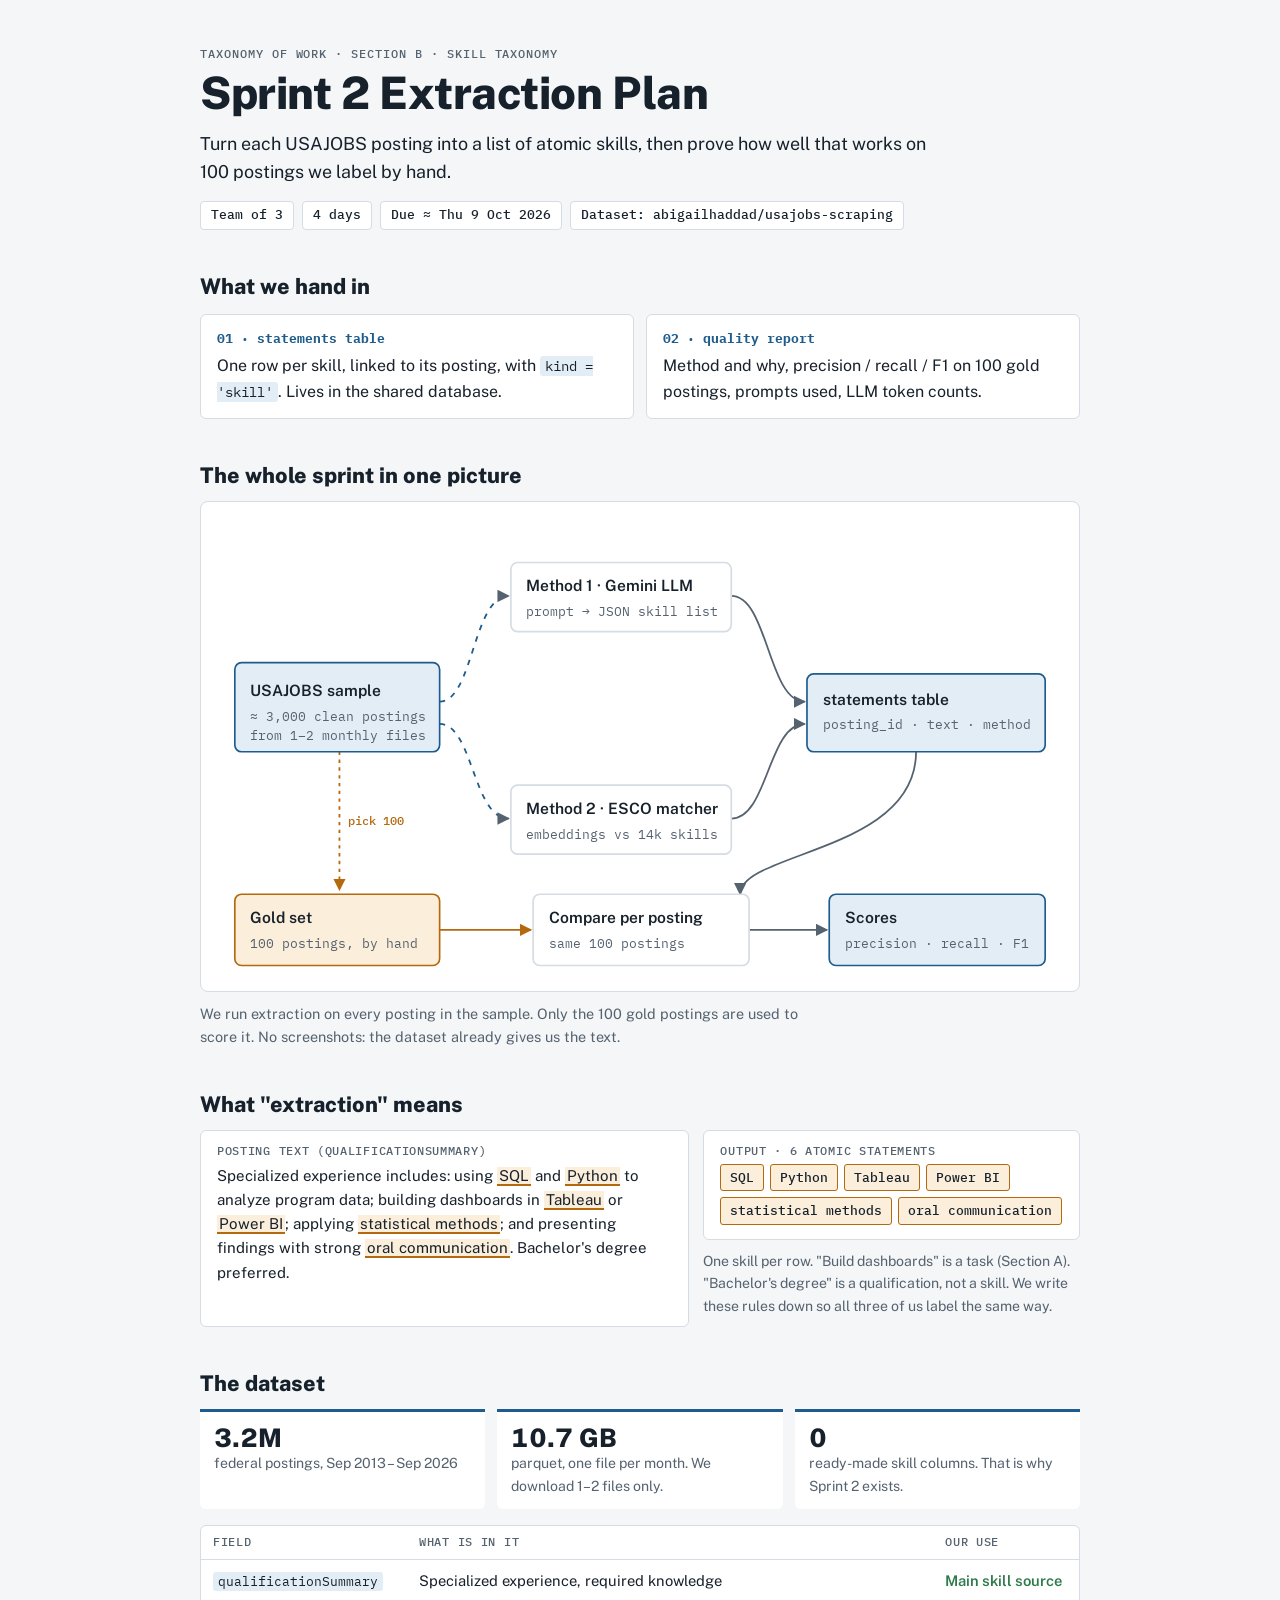
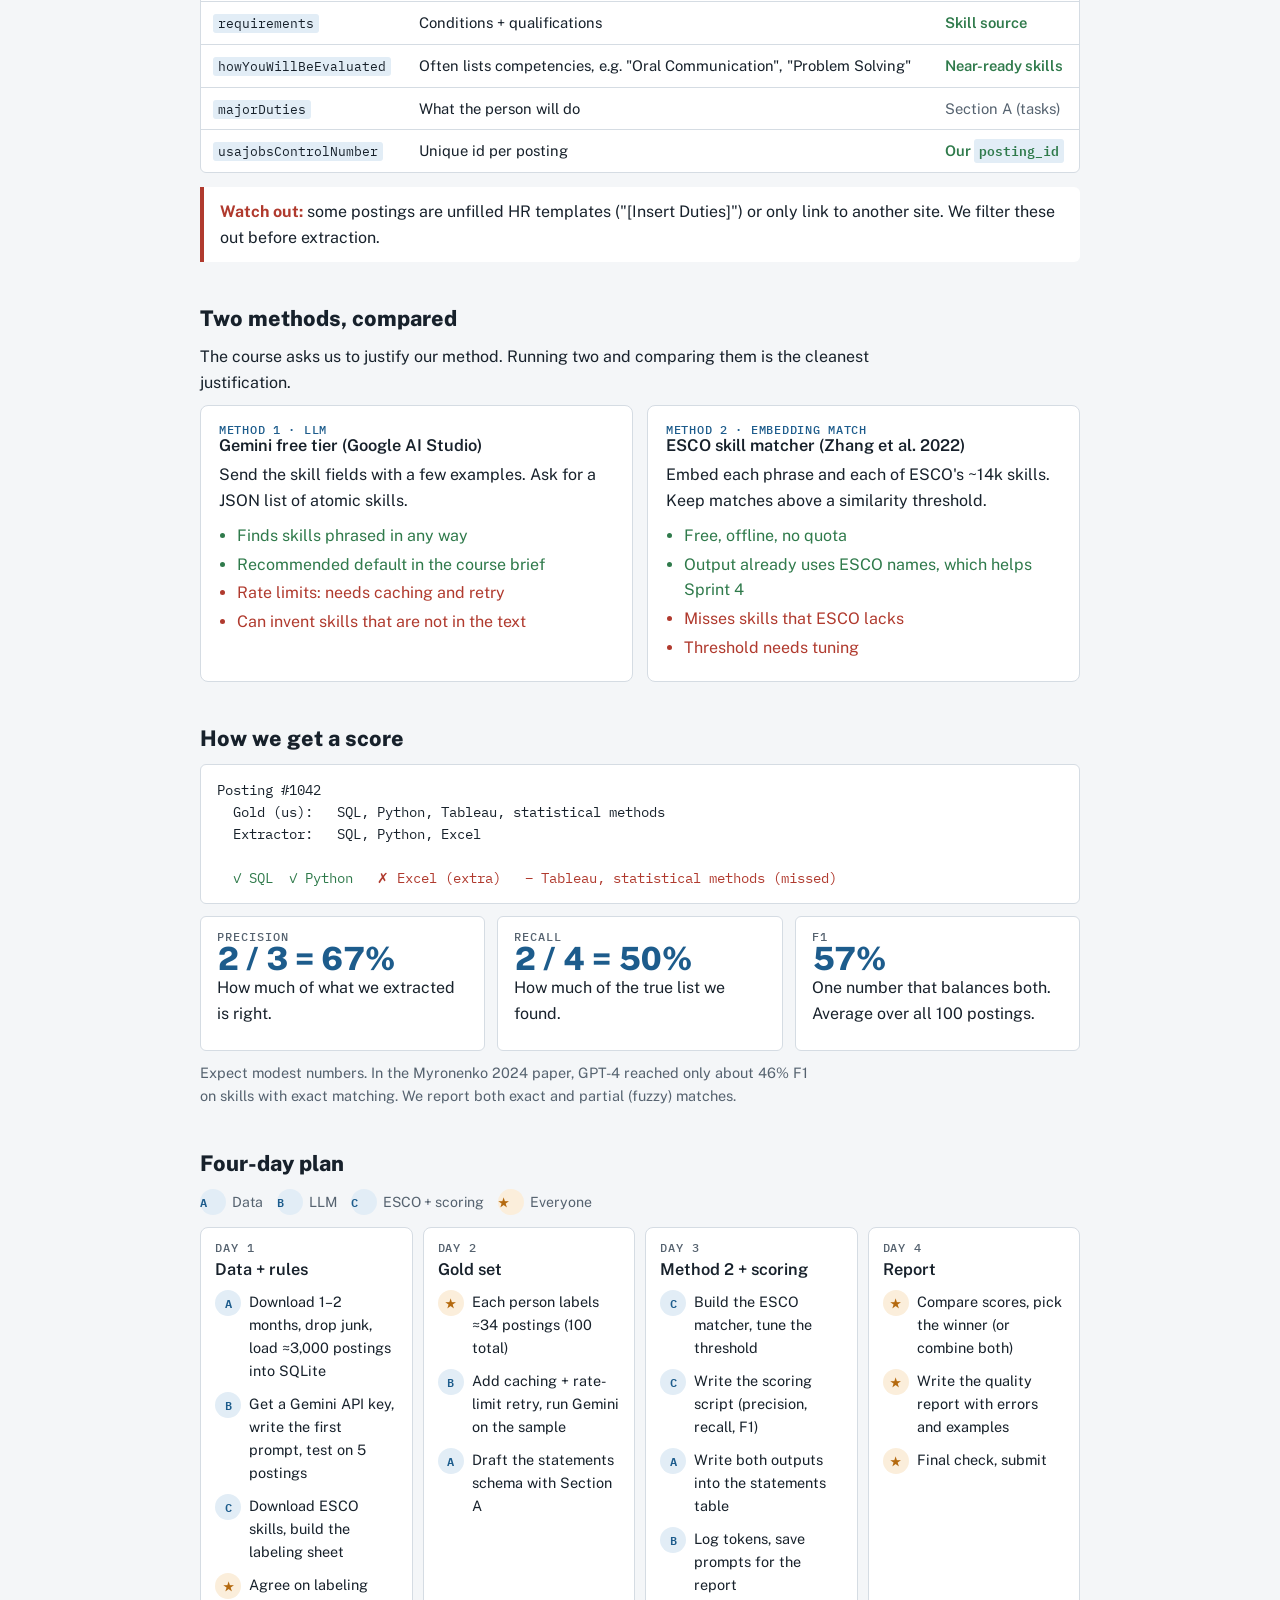
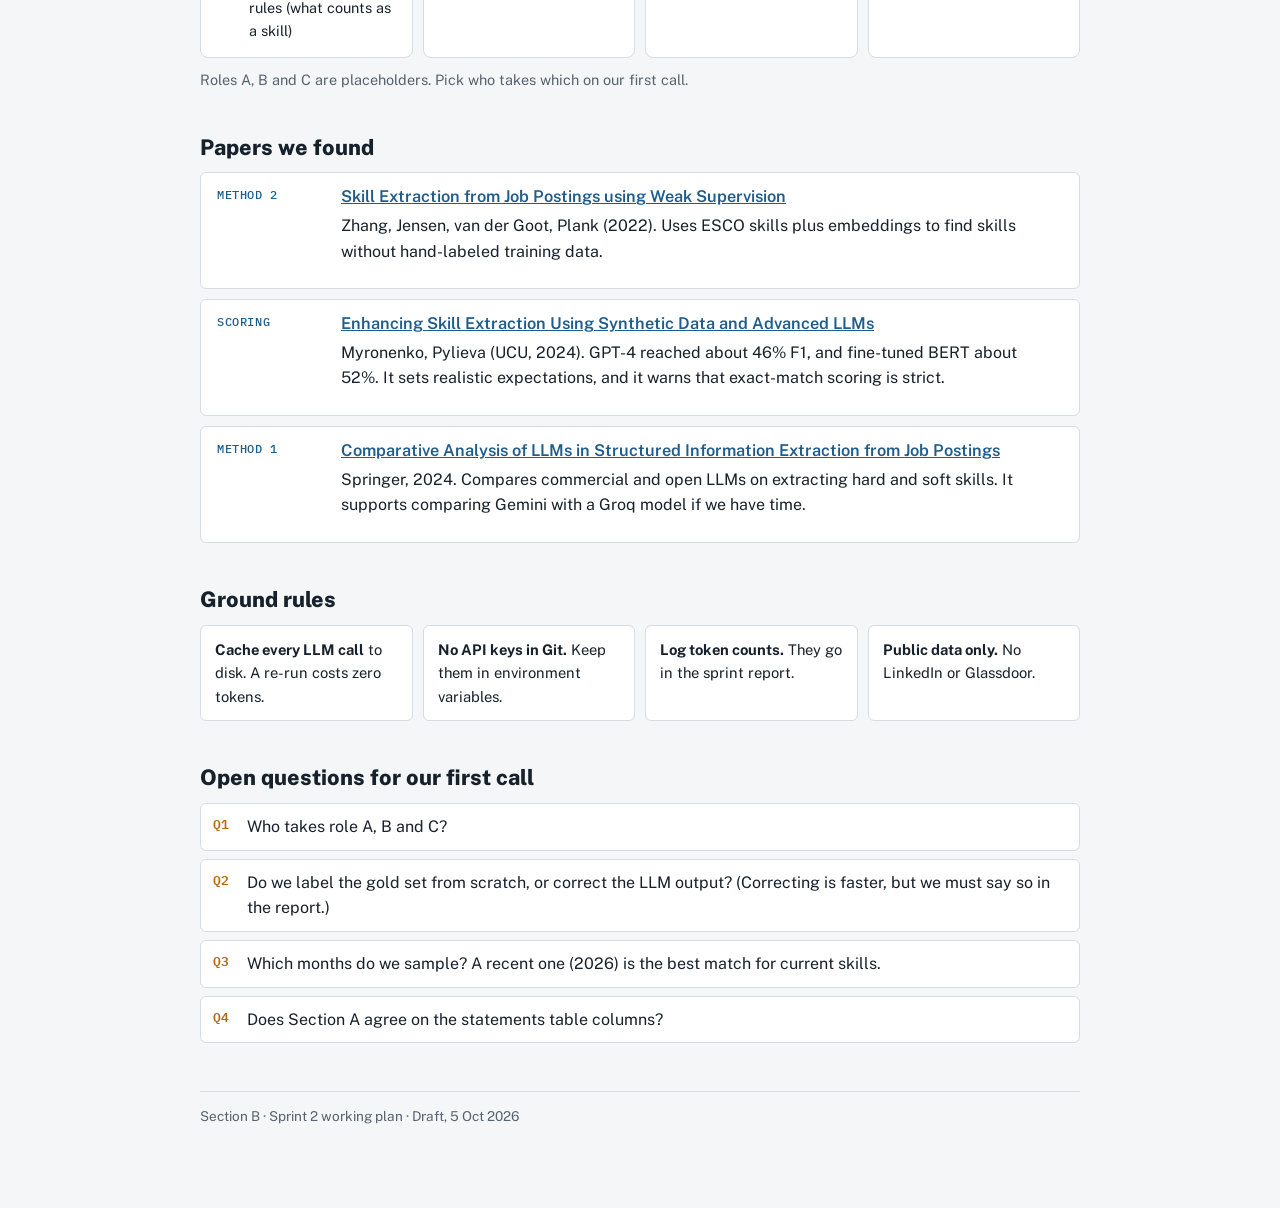
<file: docs/sprint2-plan-full.html>
﻿<!doctype html><html lang="en"><head><meta charset="utf-8"><meta name="viewport" content="width=device-width, initial-scale=1"><title>Sprint 2 Extraction Plan</title>
<link rel="preconnect" href="https://fonts.googleapis.com">
<link rel="stylesheet" href="https://fonts.googleapis.com/css2?family=Public+Sans:wght@400;600;800&family=IBM+Plex+Mono:wght@400;500&display=swap">
<style>
  /* Layout: one reading column, a full-width flow diagram, then a day-by-day board. Federal-form feel (Public Sans is the US government typeface). */
  :root {
    --bg: #f4f6f8;
    --surface: #ffffff;
    --ink: #17212b;
    --muted: #55626f;
    --line: #d5dce3;
    --accent: #1d5c8c;
    --accent-soft: #e2edf6;
    --skill: #b4690e;
    --skill-soft: #fbeedb;
    --good: #2f7a4b;
    --bad: #b03a2e;
    --font-display: "Public Sans", "Segoe UI", system-ui, sans-serif;
    --font-body: "Public Sans", "Segoe UI", system-ui, sans-serif;
    --font-mono: "IBM Plex Mono", ui-monospace, Consolas, monospace;
  }
  @media (prefers-color-scheme: dark) {
    :root:not([data-theme="light"]) {
      --bg: #11171d; --surface: #19222b; --ink: #e6ecf1; --muted: #9aa8b5; --line: #2c3945;
      --accent: #73b0e0; --accent-soft: #1d3346; --skill: #e9a24f; --skill-soft: #3a2a17;
      --good: #6cc48f; --bad: #ec7d71; color-scheme: dark;
    }
  }
  :root[data-theme="dark"] {
    --bg: #11171d; --surface: #19222b; --ink: #e6ecf1; --muted: #9aa8b5; --line: #2c3945;
    --accent: #73b0e0; --accent-soft: #1d3346; --skill: #e9a24f; --skill-soft: #3a2a17;
    --good: #6cc48f; --bad: #ec7d71; color-scheme: dark;
  }
  * { box-sizing: border-box; }
  body { background: var(--bg); color: var(--ink); font: 16px/1.6 var(--font-body); }
  .wrap { max-width: 920px; margin: 0 auto; padding-inline: 20px; padding-block: 40px 72px; }
  h1, h2, h3 { font-family: var(--font-display); text-wrap: balance; line-height: 1.2; }
  h1 { font-size: clamp(2rem, 5vw, 2.8rem); font-weight: 800; margin: 6px 0 10px; letter-spacing: -0.01em; }
  h2 { font-size: 1.35rem; font-weight: 800; margin: 0 0 12px; }
  h3 { font-size: 1.02rem; font-weight: 600; margin: 0 0 6px; }
  p { margin: 0 0 10px; max-width: 68ch; }
  a { color: var(--accent); }
  .eyebrow { font: 500 .75rem/1 var(--font-mono); letter-spacing: .08em; text-transform: uppercase; color: var(--muted); }
  .meta { display: flex; flex-wrap: wrap; gap: 8px; margin-top: 14px; }
  .tag { font: 500 .8rem/1 var(--font-mono); border: 1px solid var(--line); background: var(--surface);
    padding: 7px 10px; border-radius: 4px; }
  section { margin-top: 44px; }
  .lede { font-size: 1.12rem; }
  code, .mono { font-family: var(--font-mono); font-size: .88em; }
  code { background: var(--accent-soft); padding: 1px 5px; border-radius: 3px; }

  /* goal strip */
  .deliver { display: grid; grid-template-columns: repeat(auto-fit, minmax(240px, 1fr)); gap: 12px; margin-top: 14px; }
  .deliver div { background: var(--surface); border: 1px solid var(--line); border-radius: 6px; padding: 14px 16px; min-width: 0; }
  .deliver b { display: block; font-family: var(--font-mono); font-size: .8rem; color: var(--accent); margin-bottom: 4px; }

  /* diagram */
  .figure { background: var(--surface); border: 1px solid var(--line); border-radius: 8px; padding: 16px; overflow-x: auto; }
  .figure svg { min-width: 640px; width: 100%; height: auto; display: block; }
  .n rect { fill: var(--surface); stroke: var(--line); stroke-width: 1.5; }
  .n.primary rect { fill: var(--accent-soft); stroke: var(--accent); }
  .n.gold rect { fill: var(--skill-soft); stroke: var(--skill); }
  .n text { fill: var(--ink); font-family: var(--font-body); font-size: 14px; }
  .n text.s { fill: var(--muted); font-size: 12px; font-family: var(--font-mono); }
  .edge { stroke: var(--muted); stroke-width: 1.6; fill: none; }
  .edge.hot { stroke: var(--accent); stroke-dasharray: 5 6; animation: flow 1.4s linear infinite; }
  .edge.goldline { stroke: var(--skill); }
  @keyframes flow { to { stroke-dashoffset: -22; } }
  @media (prefers-reduced-motion: reduce) { .edge.hot { animation: none; } }
  .cap { color: var(--muted); font-size: .9rem; margin-top: 10px; }

  /* example extraction */
  .example { display: grid; grid-template-columns: 1.3fr 1fr; gap: 14px; }
  @media (max-width: 680px) { .example { grid-template-columns: 1fr; } }
  .example > div { min-width: 0; }
  .posting { background: var(--surface); border: 1px solid var(--line); border-radius: 6px; padding: 14px 16px; font-size: .94rem; }
  .posting .lbl { font: 500 .72rem/1 var(--font-mono); color: var(--muted); letter-spacing: .06em; text-transform: uppercase; display: block; margin-bottom: 8px; }
  mark { background: var(--skill-soft); color: var(--ink); border-bottom: 2px solid var(--skill); padding: 0 2px; }
  .chips { display: flex; flex-wrap: wrap; gap: 6px; }
  .chip { font: 500 .82rem/1 var(--font-mono); background: var(--skill-soft); color: var(--ink); border: 1px solid var(--skill);
    padding: 6px 9px; border-radius: 3px; }
  .rule { font-size: .88rem; color: var(--muted); margin-top: 10px; }

  /* dataset facts */
  .facts { display: grid; grid-template-columns: repeat(auto-fit, minmax(180px, 1fr)); gap: 12px; margin-bottom: 16px; }
  .fact { border-top: 3px solid var(--accent); background: var(--surface); padding: 12px 14px; border-radius: 0 0 6px 6px; }
  .fact .num { font: 800 1.6rem/1.1 var(--font-display); font-variant-numeric: tabular-nums; }
  .fact .what { color: var(--muted); font-size: .88rem; }
  .tablewrap { overflow-x: auto; background: var(--surface); border: 1px solid var(--line); border-radius: 6px; }
  table { border-collapse: collapse; width: 100%; font-size: .92rem; }
  th, td { text-align: left; padding: 9px 12px; border-bottom: 1px solid var(--line); vertical-align: top; }
  tr:last-child td { border-bottom: 0; }
  th { font: 500 .75rem/1.2 var(--font-mono); text-transform: uppercase; letter-spacing: .06em; color: var(--muted); }
  .use { color: var(--good); font-weight: 600; }
  .skip { color: var(--muted); }
  .warn { border-left: 4px solid var(--bad); background: var(--surface); padding: 12px 16px; border-radius: 0 6px 6px 0; margin-top: 14px; }
  .warn b { color: var(--bad); }

  /* methods */
  .methods { display: grid; grid-template-columns: 1fr 1fr; gap: 14px; }
  @media (max-width: 680px) { .methods { grid-template-columns: 1fr; } }
  .method { background: var(--surface); border: 1px solid var(--line); border-radius: 8px; padding: 18px; min-width: 0; }
  .method .k { font: 500 .75rem/1 var(--font-mono); color: var(--accent); letter-spacing: .06em; text-transform: uppercase; }
  .method ul { margin: 8px 0 0; padding-left: 18px; }
  .method li { margin: 3px 0; }
  .pro { color: var(--good); } .con { color: var(--bad); }

  /* scoring */
  .score { display: grid; grid-template-columns: repeat(auto-fit, minmax(230px, 1fr)); gap: 12px; }
  .score > div { background: var(--surface); border: 1px solid var(--line); border-radius: 6px; padding: 14px 16px; min-width: 0; }
  .big { font: 800 2rem/1 var(--font-display); color: var(--accent); font-variant-numeric: tabular-nums; }
  .compare { font-family: var(--font-mono); font-size: .86rem; background: var(--surface); border: 1px solid var(--line);
    border-radius: 6px; padding: 14px 16px; overflow-x: auto; white-space: pre; margin-bottom: 12px; }
  .ok { color: var(--good); } .no { color: var(--bad); }

  /* plan board */
  .board { display: grid; grid-template-columns: repeat(4, 1fr); gap: 10px; }
  @media (max-width: 820px) { .board { grid-template-columns: 1fr 1fr; } }
  @media (max-width: 480px) { .board { grid-template-columns: 1fr; } }
  .day { background: var(--surface); border: 1px solid var(--line); border-radius: 8px; padding: 14px; min-width: 0; }
  .day .d { font: 500 .75rem/1 var(--font-mono); color: var(--muted); text-transform: uppercase; letter-spacing: .08em; }
  .day h3 { margin-top: 6px; }
  .job { display: grid; grid-template-columns: 26px 1fr; gap: 8px; align-items: start; margin-top: 10px; font-size: .9rem; }
  .who { font: 600 .72rem/26px var(--font-mono); text-align: center; border-radius: 50%; width: 26px; height: 26px;
    background: var(--accent-soft); color: var(--accent); }
  .who.all { background: var(--skill-soft); color: var(--skill); }
  .legend { display: flex; flex-wrap: wrap; gap: 14px; font-size: .88rem; color: var(--muted); margin-bottom: 12px; align-items: center; }
  .legend span { display: inline-flex; gap: 6px; align-items: center; }

  /* papers */
  .papers { display: grid; gap: 10px; }
  .paper { background: var(--surface); border: 1px solid var(--line); border-radius: 6px; padding: 14px 16px;
    display: grid; grid-template-columns: 110px 1fr; gap: 14px; }
  @media (max-width: 560px) { .paper { grid-template-columns: 1fr; gap: 4px; } }
  .paper .role { font: 500 .75rem/1.3 var(--font-mono); color: var(--accent); text-transform: uppercase; letter-spacing: .05em; }
  .paper > div { min-width: 0; }

  .rules { display: grid; grid-template-columns: repeat(auto-fit, minmax(200px, 1fr)); gap: 10px; }
  .rules div { background: var(--surface); border: 1px solid var(--line); border-radius: 6px; padding: 12px 14px; font-size: .92rem; }
  .qs { counter-reset: q; list-style: none; padding: 0; margin: 0; display: grid; gap: 8px; }
  .qs li { counter-increment: q; background: var(--surface); border: 1px solid var(--line); border-radius: 6px; padding: 10px 14px 10px 46px; position: relative; }
  .qs li::before { content: "Q" counter(q); position: absolute; left: 12px; top: 10px; font: 600 .8rem/1.6 var(--font-mono); color: var(--skill); }
  footer { margin-top: 48px; color: var(--muted); font-size: .85rem; border-top: 1px solid var(--line); padding-top: 14px; }
</style>

<div class="wrap">
  <header>
    <div class="eyebrow">Taxonomy of Work · Section B · Skill taxonomy</div>
    <h1>Sprint 2 Extraction Plan</h1>
    <p class="lede">Turn each USAJOBS posting into a list of atomic skills, then prove how well that works on 100 postings we label by hand.</p>
    <div class="meta">
      <span class="tag">Team of 3</span>
      <span class="tag">4 days</span>
      <span class="tag">Due ≈ Thu 9 Oct 2026</span>
      <span class="tag">Dataset: abigailhaddad/usajobs-scraping</span>
    </div>
  </header>

  <section>
    <h2>What we hand in</h2>
    <div class="deliver">
      <div><b>01 · statements table</b>One row per skill, linked to its posting, with <code>kind = 'skill'</code>. Lives in the shared database.</div>
      <div><b>02 · quality report</b>Method and why, precision / recall / F1 on 100 gold postings, prompts used, LLM token counts.</div>
    </div>
  </section>

  <section>
    <h2>The whole sprint in one picture</h2>
    <div class="figure">
      <svg viewBox="0 0 760 410" role="img" aria-label="Flow: a sample of postings goes through two extraction methods into the statements table. 100 of those postings are also labeled by hand. Both are compared to get precision, recall and F1.">
        <defs>
          <marker id="arr" viewBox="0 0 10 10" refX="9" refY="5" markerWidth="7" markerHeight="7" orient="auto-start-reverse">
            <path d="M0,0 L10,5 L0,10 z" style="fill:var(--muted)"/>
          </marker>
          <marker id="arrG" viewBox="0 0 10 10" refX="9" refY="5" markerWidth="7" markerHeight="7" orient="auto-start-reverse">
            <path d="M0,0 L10,5 L0,10 z" style="fill:var(--skill)"/>
          </marker>
        </defs>

        <!-- edges -->
        <path class="edge hot" d="M200,165 C230,165 230,70 262,70" marker-end="url(#arr)"/>
        <path class="edge hot" d="M200,185 C230,185 230,270 262,270" marker-end="url(#arr)"/>
        <path class="edge" d="M462,70 C495,70 495,165 528,165" marker-end="url(#arr)"/>
        <path class="edge" d="M462,270 C495,270 495,185 528,185" marker-end="url(#arr)"/>
        <path class="edge" d="M628,210 C628,300 470,300 470,338" marker-end="url(#arr)"/>
        <path class="edge goldline" d="M200,370 L282,370" marker-end="url(#arrG)"/>
        <path class="edge" d="M478,370 L548,370" marker-end="url(#arr)"/>
        <path class="edge goldline" d="M110,210 L110,334" stroke-dasharray="3 4" marker-end="url(#arrG)"/>

        <!-- nodes -->
        <g class="n primary">
          <rect x="16" y="130" width="184" height="80" rx="6"/>
          <text x="30" y="160" font-weight="600">USAJOBS sample</text>
          <text class="s" x="30" y="182">≈ 3,000 clean postings</text>
          <text class="s" x="30" y="199">from 1–2 monthly files</text>
        </g>
        <g class="n">
          <rect x="264" y="40" width="198" height="62" rx="6"/>
          <text x="278" y="66" font-weight="600">Method 1 · Gemini LLM</text>
          <text class="s" x="278" y="88">prompt → JSON skill list</text>
        </g>
        <g class="n">
          <rect x="264" y="240" width="198" height="62" rx="6"/>
          <text x="278" y="266" font-weight="600">Method 2 · ESCO matcher</text>
          <text class="s" x="278" y="288">embeddings vs 14k skills</text>
        </g>
        <g class="n primary">
          <rect x="530" y="140" width="214" height="70" rx="6"/>
          <text x="544" y="168" font-weight="600">statements table</text>
          <text class="s" x="544" y="190">posting_id · text · method</text>
        </g>
        <g class="n gold">
          <rect x="16" y="338" width="184" height="64" rx="6"/>
          <text x="30" y="364" font-weight="600">Gold set</text>
          <text class="s" x="30" y="386">100 postings, by hand</text>
        </g>
        <g class="n">
          <rect x="284" y="338" width="194" height="64" rx="6"/>
          <text x="298" y="364" font-weight="600">Compare per posting</text>
          <text class="s" x="298" y="386">same 100 postings</text>
        </g>
        <g class="n primary">
          <rect x="550" y="338" width="194" height="64" rx="6"/>
          <text x="564" y="364" font-weight="600">Scores</text>
          <text class="s" x="564" y="386">precision · recall · F1</text>
        </g>
        <text x="118" y="276" style="fill:var(--skill);font:500 11px var(--font-mono)">pick 100</text>
      </svg>
    </div>
    <p class="cap">We run extraction on every posting in the sample. Only the 100 gold postings are used to score it. No screenshots: the dataset already gives us the text.</p>
  </section>

  <section>
    <h2>What "extraction" means</h2>
    <div class="example">
      <div class="posting">
        <span class="lbl">Posting text (qualificationSummary)</span>
        Specialized experience includes: using <mark>SQL</mark> and <mark>Python</mark> to analyze program data;
        building dashboards in <mark>Tableau</mark> or <mark>Power BI</mark>; applying
        <mark>statistical methods</mark>; and presenting findings with strong <mark>oral communication</mark>.
        Bachelor's degree preferred.
      </div>
      <div>
        <div class="posting">
          <span class="lbl">Output · 6 atomic statements</span>
          <div class="chips">
            <span class="chip">SQL</span><span class="chip">Python</span><span class="chip">Tableau</span>
            <span class="chip">Power BI</span><span class="chip">statistical methods</span><span class="chip">oral communication</span>
          </div>
        </div>
        <p class="rule">One skill per row. "Build dashboards" is a task (Section A). "Bachelor's degree" is a qualification, not a skill. We write these rules down so all three of us label the same way.</p>
      </div>
    </div>
  </section>

  <section>
    <h2>The dataset</h2>
    <div class="facts">
      <div class="fact"><div class="num">3.2M</div><div class="what">federal postings, Sep 2013 – Sep 2026</div></div>
      <div class="fact"><div class="num">10.7 GB</div><div class="what">parquet, one file per month. We download 1–2 files only.</div></div>
      <div class="fact"><div class="num">0</div><div class="what">ready-made skill columns. That is why Sprint 2 exists.</div></div>
    </div>
    <div class="tablewrap">
      <table>
        <tr><th>Field</th><th>What is in it</th><th>Our use</th></tr>
        <tr><td><code>qualificationSummary</code></td><td>Specialized experience, required knowledge</td><td class="use">Main skill source</td></tr>
        <tr><td><code>requirements</code></td><td>Conditions + qualifications</td><td class="use">Skill source</td></tr>
        <tr><td><code>howYouWillBeEvaluated</code></td><td>Often lists competencies, e.g. "Oral Communication", "Problem Solving"</td><td class="use">Near-ready skills</td></tr>
        <tr><td><code>majorDuties</code></td><td>What the person will do</td><td class="skip">Section A (tasks)</td></tr>
        <tr><td><code>usajobsControlNumber</code></td><td>Unique id per posting</td><td class="use">Our <code>posting_id</code></td></tr>
      </table>
    </div>
    <div class="warn"><b>Watch out:</b> some postings are unfilled HR templates ("[Insert Duties]") or only link to another site. We filter these out before extraction.</div>
  </section>

  <section>
    <h2>Two methods, compared</h2>
    <p>The course asks us to justify our method. Running two and comparing them is the cleanest justification.</p>
    <div class="methods">
      <div class="method">
        <div class="k">Method 1 · LLM</div>
        <h3>Gemini free tier (Google AI Studio)</h3>
        <p>Send the skill fields with a few examples. Ask for a JSON list of atomic skills.</p>
        <ul>
          <li class="pro">Finds skills phrased in any way</li>
          <li class="pro">Recommended default in the course brief</li>
          <li class="con">Rate limits: needs caching and retry</li>
          <li class="con">Can invent skills that are not in the text</li>
        </ul>
      </div>
      <div class="method">
        <div class="k">Method 2 · Embedding match</div>
        <h3>ESCO skill matcher (Zhang et al. 2022)</h3>
        <p>Embed each phrase and each of ESCO's ~14k skills. Keep matches above a similarity threshold.</p>
        <ul>
          <li class="pro">Free, offline, no quota</li>
          <li class="pro">Output already uses ESCO names, which helps Sprint 4</li>
          <li class="con">Misses skills that ESCO lacks</li>
          <li class="con">Threshold needs tuning</li>
        </ul>
      </div>
    </div>
  </section>

  <section>
    <h2>How we get a score</h2>
    <div class="compare">Posting #1042
  Gold (us):   SQL, Python, Tableau, statistical methods
  Extractor:   SQL, Python, Excel

  <span class="ok">✓ SQL  ✓ Python</span>   <span class="no">✗ Excel (extra)</span>   <span class="no">– Tableau, statistical methods (missed)</span></div>
    <div class="score">
      <div><div class="eyebrow">Precision</div><div class="big">2 / 3 = 67%</div><p>How much of what we extracted is right.</p></div>
      <div><div class="eyebrow">Recall</div><div class="big">2 / 4 = 50%</div><p>How much of the true list we found.</p></div>
      <div><div class="eyebrow">F1</div><div class="big">57%</div><p>One number that balances both. Average over all 100 postings.</p></div>
    </div>
    <p class="cap">Expect modest numbers. In the Myronenko 2024 paper, GPT-4 reached only about 46% F1 on skills with exact matching. We report both exact and partial (fuzzy) matches.</p>
  </section>

  <section>
    <h2>Four-day plan</h2>
    <div class="legend">
      <span><span class="who">A</span> Data</span>
      <span><span class="who">B</span> LLM</span>
      <span><span class="who">C</span> ESCO + scoring</span>
      <span><span class="who all">★</span> Everyone</span>
    </div>
    <div class="board">
      <div class="day">
        <div class="d">Day 1</div><h3>Data + rules</h3>
        <div class="job"><span class="who">A</span><span>Download 1–2 months, drop junk, load ≈3,000 postings into SQLite</span></div>
        <div class="job"><span class="who">B</span><span>Get a Gemini API key, write the first prompt, test on 5 postings</span></div>
        <div class="job"><span class="who">C</span><span>Download ESCO skills, build the labeling sheet</span></div>
        <div class="job"><span class="who all">★</span><span>Agree on labeling rules (what counts as a skill)</span></div>
      </div>
      <div class="day">
        <div class="d">Day 2</div><h3>Gold set</h3>
        <div class="job"><span class="who all">★</span><span>Each person labels ≈34 postings (100 total)</span></div>
        <div class="job"><span class="who">B</span><span>Add caching + rate-limit retry, run Gemini on the sample</span></div>
        <div class="job"><span class="who">A</span><span>Draft the statements schema with Section A</span></div>
      </div>
      <div class="day">
        <div class="d">Day 3</div><h3>Method 2 + scoring</h3>
        <div class="job"><span class="who">C</span><span>Build the ESCO matcher, tune the threshold</span></div>
        <div class="job"><span class="who">C</span><span>Write the scoring script (precision, recall, F1)</span></div>
        <div class="job"><span class="who">A</span><span>Write both outputs into the statements table</span></div>
        <div class="job"><span class="who">B</span><span>Log tokens, save prompts for the report</span></div>
      </div>
      <div class="day">
        <div class="d">Day 4</div><h3>Report</h3>
        <div class="job"><span class="who all">★</span><span>Compare scores, pick the winner (or combine both)</span></div>
        <div class="job"><span class="who all">★</span><span>Write the quality report with errors and examples</span></div>
        <div class="job"><span class="who all">★</span><span>Final check, submit</span></div>
      </div>
    </div>
    <p class="cap">Roles A, B and C are placeholders. Pick who takes which on our first call.</p>
  </section>

  <section>
    <h2>Papers we found</h2>
    <div class="papers">
      <div class="paper">
        <div class="role">Method 2</div>
        <div><h3><a href="https://arxiv.org/abs/2209.08071">Skill Extraction from Job Postings using Weak Supervision</a></h3>
          <p>Zhang, Jensen, van der Goot, Plank (2022). Uses ESCO skills plus embeddings to find skills without hand-labeled training data.</p></div>
      </div>
      <div class="paper">
        <div class="role">Scoring</div>
        <div><h3><a href="https://apps.ucu.edu.ua/wp-content/uploads/2024/09/MS-AMLV-2024-CR-No-16-Myronenko.pdf">Enhancing Skill Extraction Using Synthetic Data and Advanced LLMs</a></h3>
          <p>Myronenko, Pylieva (UCU, 2024). GPT-4 reached about 46% F1, and fine-tuned BERT about 52%. It sets realistic expectations, and it warns that exact-match scoring is strict.</p></div>
      </div>
      <div class="paper">
        <div class="role">Method 1</div>
        <div><h3><a href="https://link.springer.com/chapter/10.1007/978-3-031-62495-7_7">Comparative Analysis of LLMs in Structured Information Extraction from Job Postings</a></h3>
          <p>Springer, 2024. Compares commercial and open LLMs on extracting hard and soft skills. It supports comparing Gemini with a Groq model if we have time.</p></div>
      </div>
    </div>
  </section>

  <section>
    <h2>Ground rules</h2>
    <div class="rules">
      <div><b>Cache every LLM call</b> to disk. A re-run costs zero tokens.</div>
      <div><b>No API keys in Git.</b> Keep them in environment variables.</div>
      <div><b>Log token counts.</b> They go in the sprint report.</div>
      <div><b>Public data only.</b> No LinkedIn or Glassdoor.</div>
    </div>
  </section>

  <section>
    <h2>Open questions for our first call</h2>
    <ol class="qs">
      <li>Who takes role A, B and C?</li>
      <li>Do we label the gold set from scratch, or correct the LLM output? (Correcting is faster, but we must say so in the report.)</li>
      <li>Which months do we sample? A recent one (2026) is the best match for current skills.</li>
      <li>Does Section A agree on the statements table columns?</li>
    </ol>
  </section>

  <footer>Section B · Sprint 2 working plan · Draft, 5 Oct 2026</footer>
</div>
</html>
</file>
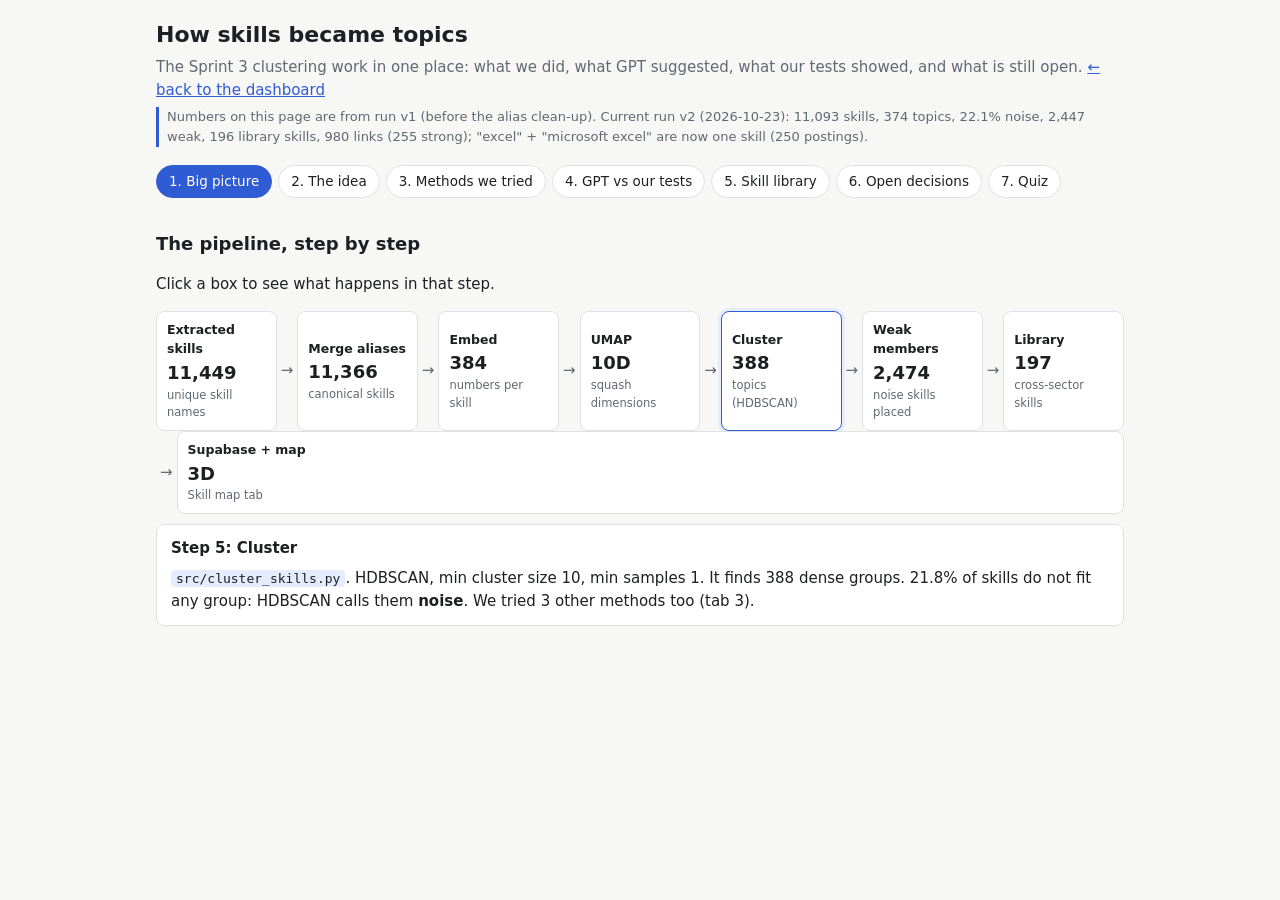
<file: learn/cluster-topics.html>
<!doctype html>
<html lang="en">
<head>
<meta charset="utf-8">
<meta name="viewport" content="width=device-width, initial-scale=1">
<title>Skill Topics Explained</title>
<style>
:root {
  --bg: #f7f7f5; --panel: #ffffff; --text: #1d1f23; --muted: #626872; --line: #dfe1e5;
  --accent: #2f5bd3; --accent-soft: #e5ecfc; --ok: #1f7a4d; --ok-soft: #dff3e8;
  --bad: #a4301d; --bad-soft: #fbe3de; --mid: #8a5a00; --mid-soft: #fbefd6;
  --radius: 8px; --font: system-ui, -apple-system, "Segoe UI", Roboto, sans-serif;
}
@media (prefers-color-scheme: dark) {
  :root:not([data-theme="light"]) {
    --bg: #15171a; --panel: #1d2024; --text: #e7e9ec; --muted: #9aa1ab; --line: #30343a;
    --accent: #8aa8ff; --accent-soft: #233056; --ok: #6fd49b; --ok-soft: #173326;
    --bad: #ff9a85; --bad-soft: #43221c; --mid: #f0c060; --mid-soft: #3a2e12;
  }
}
:root[data-theme="dark"] {
  --bg: #15171a; --panel: #1d2024; --text: #e7e9ec; --muted: #9aa1ab; --line: #30343a;
  --accent: #8aa8ff; --accent-soft: #233056; --ok: #6fd49b; --ok-soft: #173326;
  --bad: #ff9a85; --bad-soft: #43221c; --mid: #f0c060; --mid-soft: #3a2e12;
}
* { box-sizing: border-box; }
body { margin: 0; background: var(--bg); color: var(--text); font: 15px/1.55 var(--font); }
header { padding: 18px 16px 8px; max-width: 1000px; margin: 0 auto; }
header h1 { margin: 0; font-size: 22px; } header p { margin: 4px 0 0; color: var(--muted); }
header a { color: var(--accent); }
nav { display: flex; flex-wrap: wrap; gap: 6px; padding: 10px 16px; max-width: 1000px; margin: 0 auto; }
nav button { font: inherit; font-size: 13.5px; border: 1px solid var(--line); background: var(--panel); color: var(--text);
  border-radius: 999px; padding: 5px 12px; cursor: pointer; }
nav button[aria-selected="true"] { background: var(--accent); border-color: var(--accent); color: #fff; }
main { max-width: 1000px; margin: 0 auto; padding: 8px 16px 40px; }
section[hidden] { display: none; }
h2 { font-size: 18px; margin: 14px 0 6px; } h3 { font-size: 15px; margin: 14px 0 4px; }
.box { background: var(--panel); border: 1px solid var(--line); border-radius: var(--radius); padding: 12px 14px; margin: 10px 0; }
.muted { color: var(--muted); font-size: 13px; }
.term { border-bottom: 1px dotted var(--muted); cursor: help; }
code { font-size: 13px; background: var(--accent-soft); padding: 1px 5px; border-radius: 4px; }
/* flow diagram */
.flow { display: flex; flex-wrap: wrap; align-items: stretch; gap: 0; margin: 10px 0; }
.step { flex: 1 1 120px; min-width: 110px; background: var(--panel); border: 1px solid var(--line); border-radius: var(--radius);
  padding: 8px 10px; cursor: pointer; text-align: left; font: inherit; color: inherit; }
.step:hover, .step[aria-pressed="true"] { border-color: var(--accent); box-shadow: 0 0 0 3px var(--accent-soft); }
.step .n { font-size: 18px; font-weight: 700; } .step .k { font-size: 12.5px; font-weight: 650; } .step .m { font-size: 11.5px; color: var(--muted); }
.arrow { align-self: center; color: var(--muted); padding: 0 4px; }
@media (max-width: 700px) { .flow { flex-direction: column; } .arrow { transform: rotate(90deg); align-self: center; } }
#step-detail { min-height: 90px; }
/* toy cluster svg */
svg text { fill: var(--text); font: 11px var(--font); }
.dot { transition: fill .6s, cx .8s, cy .8s, opacity .6s; }
.btns { display: flex; flex-wrap: wrap; gap: 6px; margin: 6px 0; }
.btns button, .quiz button { font: inherit; font-size: 13px; border: 1px solid var(--line); background: var(--panel); color: var(--text);
  border-radius: 6px; padding: 5px 10px; cursor: pointer; }
.btns button[aria-pressed="true"] { border-color: var(--accent); background: var(--accent-soft); }
/* tables */
.tw { overflow-x: auto; }
table { border-collapse: collapse; width: 100%; font-size: 13.5px; background: var(--panel); }
th, td { border-bottom: 1px solid var(--line); padding: 7px 8px; text-align: left; vertical-align: top; }
th { color: var(--muted); font-weight: 600; font-size: 12.5px; }
tr.click { cursor: pointer; } tr.click:hover { background: var(--accent-soft); }
.tag { display: inline-block; font-size: 12px; font-weight: 650; border-radius: 999px; padding: 1px 8px; white-space: nowrap; }
.t-ok { color: var(--ok); background: var(--ok-soft); } .t-bad { color: var(--bad); background: var(--bad-soft); }
.t-mid { color: var(--mid); background: var(--mid-soft); }
/* bars */
.bar-row { display: grid; grid-template-columns: 170px 1fr 48px; gap: 8px; align-items: center; font-size: 13px; margin: 3px 0; }
.bar-row .track { height: 12px; background: var(--line); border-radius: 4px; overflow: hidden; }
.bar-row .fill { height: 100%; background: var(--accent); border-radius: 0 4px 4px 0; width: 0; transition: width .8s; }
.bar-row.hl .fill { background: var(--ok); }
@media (max-width: 560px) { .bar-row { grid-template-columns: 110px 1fr 42px; font-size: 12px; } }
.chips span { display: inline-block; border: 1px solid var(--line); border-radius: 999px; padding: 1px 8px; margin: 2px; font-size: 12.5px; background: var(--bg); }
.quiz .q { margin: 12px 0; } .quiz .opts { display: flex; flex-wrap: wrap; gap: 6px; margin-top: 4px; }
.quiz button.right { border-color: var(--ok); background: var(--ok-soft); } .quiz button.wrong { border-color: var(--bad); background: var(--bad-soft); }
.quiz .why { font-size: 13px; color: var(--muted); margin-top: 4px; }
@media (prefers-reduced-motion: reduce) { .dot, .bar-row .fill { transition: none; } }
</style>
</head>
<body>
<header>
  <h1>How skills became topics</h1>
  <p>The Sprint 3 clustering work in one place: what we did, what GPT suggested, what our tests showed, and what is still open.
    <a href="/#status">← back to the dashboard</a></p>
<p class="muted" style="border-left:3px solid var(--accent);padding-left:8px">Numbers on this page are from run v1 (before the alias clean-up). Current run v2 (2026-10-23): 11,093 skills, 374 topics, 22.1% noise, 2,447 weak, 196 library skills, 980 links (255 strong); "excel" + "microsoft excel" are now one skill (250 postings).</p>
</header>
<nav role="tablist">
  <button role="tab" data-tab="big">1. Big picture</button>
  <button role="tab" data-tab="idea">2. The idea</button>
  <button role="tab" data-tab="methods">3. Methods we tried</button>
  <button role="tab" data-tab="gpt">4. GPT vs our tests</button>
  <button role="tab" data-tab="library">5. Skill library</button>
  <button role="tab" data-tab="open">6. Open decisions</button>
  <button role="tab" data-tab="quiz">7. Quiz</button>
</nav>
<main>

<!-- 1 -->
<section id="tab-big">
  <h2>The pipeline, step by step</h2>
  <p>Click a box to see what happens in that step.</p>
  <div class="flow" id="flow"></div>
  <div class="box" id="step-detail"></div>
</section>

<!-- 2 -->
<section id="tab-idea" hidden>
  <h2>The idea: similar skills sit close together</h2>
  <p>Each skill becomes a list of 384 numbers (an <span class="term" title="A list of numbers that stands for the meaning of a text. Similar meaning → similar numbers.">embedding</span>).
    Skills with similar meanings get similar numbers, so they sit close together in this "meaning space".
    Clustering finds the crowded areas. Each crowded area is a <b>topic</b>.</p>
  <div class="btns" id="toy-btns">
    <button data-mode="raw" aria-pressed="true">1. Skills as points</button>
    <button data-mode="clusters">2. HDBSCAN finds dense groups</button>
    <button data-mode="weak">3. Noise → weak member of nearest topic</button>
  </div>
  <div class="box"><svg id="toy" viewBox="0 0 600 300" width="100%" role="img" aria-label="Toy picture of skills clustered into topics"></svg></div>
  <p class="muted" id="toy-note"></p>
  <p class="muted">This is a toy picture in 2D. The real points are in 384D. We squash them to 10D with
    <span class="term" title="Uniform Manifold Approximation and Projection: squashes many dimensions into a few, keeping neighbours near each other.">UMAP</span> before HDBSCAN,
    and to 3D only for the Skill map tab.</p>
  <h3>Real examples (HDBSCAN run, top skills by mentions)</h3>
  <div class="box" id="examples"></div>
</section>

<!-- 3 -->
<section id="tab-methods" hidden>
  <h2>Four methods, one fair test</h2>
  <p>We ran a sweep (many settings) and then a <b>stability test</b>: cluster 5 random 80% subsets and use 3 random seeds.
    A good method gives the same answer every time. Click a row for details.</p>
  <div class="tw"><table>
    <thead><tr><th>Method</th><th>Topics</th><th>Coverage</th><th>Stability (AMI)</th><th>Per-topic Jaccard</th><th>Role now</th></tr></thead>
    <tbody id="method-rows"></tbody>
  </table></div>
  <div class="box" id="method-detail"><span class="muted">Click a row.</span></div>
  <h3>Stability (AMI across 80% subsets, higher = steadier)</h3>
  <div id="ami-bars"></div>
  <p class="muted"><b>AMI</b> = adjusted mutual information: 1 means two runs agree fully, 0 means they agree only by chance.
    <b>Per-topic Jaccard</b> = for each topic, how much of it survives in the other run (median). <b>Coverage</b> = share of skills that get a topic.
    HDBSCAN's AMI is measured only on the 78% of skills it clusters, so it looks better than it is.</p>
</section>

<!-- 4 -->
<section id="tab-gpt" hidden>
  <h2>What GPT suggested vs what our tests showed</h2>
  <p>We pasted a long GPT review (it is in <code>learn/clustering-review.html</code>). We did not accept it blindly.
    We tested each claim on our data. Click a row to see the evidence.</p>
  <div class="tw"><table>
    <thead><tr><th>GPT suggested</th><th>Result</th></tr></thead>
    <tbody id="gpt-rows"></tbody>
  </table></div>
  <div class="box" id="gpt-detail"><span class="muted">Click a row.</span></div>
</section>

<!-- 5 -->
<section id="tab-library" hidden>
  <h2>The skill library: skills that are everywhere</h2>
  <p>Some skills ("communication", "teamwork", "excel") appear in every sector. They do not belong to one topic.
    Many of them end up as HDBSCAN noise. So we built a <b>library</b>: a label on a skill (not a new id) that says
    "this skill is cross-sector".</p>
  <div class="box">
    <b>Rule library-v1</b> (a skill enters the library when all three are true):
    <ol>
      <li>It appears in at least <b>5 postings</b>.</li>
      <li>It appears in at least <b>4 of the 8 sectors</b>.</li>
      <li>Its top sector has at most <b>50%</b> of its postings (no single sector owns it).</li>
    </ol>
    Status <b>confirmed</b> = at least 10 postings, otherwise <b>candidate</b>.
    Spread is also scored with <span class="term" title="A number from 0 to 1. 1 = spread evenly over all 8 sectors, 0 = all in one sector. Computed as entropy / ln 8.">entropy</span>.
  </div>
  <div class="box">
    <b>Result:</b> 197 library skills (148 confirmed). Tools such as excel, word and power bi stay in the library (your decision).
    45 topics are flagged <b>transversal</b> (soft-skill topics). The Skill map tab colours only the top-20 <i>domain</i> topics.
  </div>
  <h3>Links: which topics does a library skill go with?</h3>
  <p>For each library skill and each topic, we count postings that have both. A
    <span class="term" title="A test: is this overlap bigger than chance, given how common each one is?">hypergeometric test</span>
    gives a p-value. We correct the p-values for the full family of 67,501 pairs with
    <span class="term" title="Benjamini–Hochberg: controls the share of false discoveries when you run many tests (the false discovery rate, FDR).">BH (FDR)</span> → q-value.</p>
  <div class="box"><b>Strong link</b> = at least 5 shared postings, lift ≥ 1.5, q &lt; 0.05. Others are weak.
    Result: 985 links, 272 strong. On the Skill map, click a library skill: thick lines = strong, thin = weak.</div>
  <p><a href="/learn/library-links.html">Learn the maths step by step (entropy, lift, p, q) →</a></p>
  <h3>Try it: is this a library skill?</h3>
  <div class="box" id="lib-try">
    <label>Postings <input type="number" id="lt-n" value="40" min="0" style="width:70px"></label>
    <label>Sectors (of 8) <input type="number" id="lt-s" value="6" min="0" max="8" style="width:60px"></label>
    <label>Top sector share % <input type="number" id="lt-t" value="35" min="0" max="100" style="width:60px"></label>
    <p id="lt-out" style="font-weight:650"></p>
  </div>
  <p class="muted">GPT's review of the library agreed with this design (library = label on a skill, FDR, entropy, status).
    It also suggested later work: a skill_type field, job-title spread, a sector-bias test, held-out validation and a token benchmark.</p>
</section>

<!-- 6 -->
<section id="tab-open" hidden>
  <h2>Where we are, and what is still open</h2>
  <div class="box"><b>Loaded in Supabase now:</b> HDBSCAN run <code>hdbscan_10_umap10_ms1_2026-10-22</code>:
    388 topics, 11,366 skill memberships (2,474 of them weak), 34,098 related_to links, 197 library skills, 985 library links.
    This is a <b>working choice</b> for the demo, not the final pick.</div>
  <h3>Open decisions</h3>
  <div class="tw"><table>
    <thead><tr><th>Question</th><th>How we will decide</th></tr></thead>
    <tbody>
      <tr><td>HDBSCAN or Leiden RB res 20?</td><td>Human intrusion test: 60 topics × 2 finalists. A reader spots the "odd one out" skill in each topic. Higher score = more coherent topics.</td></tr>
      <tr><td>Topic names</td><td>Now = the skill nearest the centre (python topic shows "scala"). Next = top-3 member skills or a free LLM label, reviewed by a human.</td></tr>
      <tr><td>New skills every day</td><td>Embed the new skill → kNN vote of its nearest skills → assigned or weak. Not built yet.</td></tr>
      <tr><td>Hierarchy (topics → families)</td><td>Agglomerative clustering over topic centroids, cut into about 20–40 families, then human review.</td></tr>
      <tr><td>Stable topic IDs across runs</td><td>Match old → new topics by Jaccard + Hungarian matching. Not written yet, so <code>load_taxonomy.py</code> refuses a second load.</td></tr>
    </tbody>
  </table></div>
  <h3>Known weak spots (say these honestly in the demo)</h3>
  <ul>
    <li>About half of the topics are fragile (per-topic Jaccard about 0.5) for <b>every</b> method.</li>
    <li>Weak memberships can be odd: "attention to detail" → topic "zoom", margin only 0.017.</li>
    <li>Library IDs and links are tied to the HDBSCAN run. If Leiden wins, rebuild them.</li>
    <li>The GPT review page still recommends CPM. Our test says that is wrong. Fix that page.</li>
  </ul>
</section>

<!-- 7 -->
<section id="tab-quiz" hidden>
  <h2>Quick check</h2>
  <div class="quiz" id="quiz-box"></div>
</section>
</main>

<script>
const $ = (s) => document.querySelector(s);

// ---------- tabs (hash = tab, so the dashboard can deep-link) ----------
function show(tab) {
  if (!document.getElementById("tab-" + tab)) tab = "big";
  document.querySelectorAll("nav button").forEach((b) => b.setAttribute("aria-selected", String(b.dataset.tab === tab)));
  document.querySelectorAll("main > section").forEach((s) => (s.hidden = s.id !== "tab-" + tab));
  if (tab === "methods") requestAnimationFrame(fillBars);
}
document.querySelectorAll("nav button").forEach((b) => b.addEventListener("click", () => { history.replaceState(null, "", "#" + b.dataset.tab); show(b.dataset.tab); }));
window.addEventListener("hashchange", () => show(location.hash.slice(1)));

// ---------- 1. flow ----------
const STEPS = [
  { k: "Extracted skills", n: "11,449", m: "unique skill names", d: "Qwen3.8 27B (on Groq) read each posting and listed its skills. After lower-casing we had 11,449 different skill names. Many are the same skill written differently." },
  { k: "Merge aliases", n: "11,366", m: "canonical skills", d: "<code>src/normalize_aliases.py</code> applies 3 safe rules: R1 hyphens (\"problem-solving\" = \"problem solving\"), R2 \"ms\" → \"microsoft\" (except MS-DRG), R3 drop a trailing \"skills\" when the short form exists. 11,449 → 11,366. Output: <code>aliases.csv</code>." },
  { k: "Embed", n: "384", m: "numbers per skill", d: "Lochan's <code>src/embed_skills.py</code> turns each skill name into 384 numbers with the model <b>BAAI/bge-small-en-v1.5</b> (pinned revision). Runs on the GPU in about 2 seconds." },
  { k: "UMAP", n: "10D", m: "squash dimensions", d: "HDBSCAN works badly in 384 dimensions (everything looks equally far). UMAP squashes the points to 10 dimensions and keeps neighbours together. Leiden does not need this: it uses a kNN graph." },
  { k: "Cluster", n: "388", m: "topics (HDBSCAN)", d: "<code>src/cluster_skills.py</code>. HDBSCAN, min cluster size 10, min samples 1. It finds 388 dense groups. 21.8% of skills do not fit any group: HDBSCAN calls them <b>noise</b>. We tried 3 other methods too (tab 3)." },
  { k: "Weak members", n: "2,474", m: "noise skills placed", d: "<code>src/load_taxonomy.py</code>. We never throw a skill away. A noise skill becomes a <b>weak</b> member of its nearest topic centre. We save the score (cosine) and the margin (best minus second best) so you can see how sure it is. Every skill also gets its top-3 most similar skills (related_to)." },
  { k: "Library", n: "197", m: "cross-sector skills", d: "<code>src/build_library.py</code>. Many noise skills are generic skills used in every sector. The library labels them and links them to topics by co-occurrence (tab 5)." },
  { k: "Supabase + map", n: "3D", m: "Skill map tab", d: "Everything goes into the taxonomy tables (<code>sql/taxonomy_schema.sql</code>). <code>src/make_skill_map.py</code> makes a 3D UMAP picture for the Skill map tab. 3D is for display only, not for clustering." },
];
$("#flow").innerHTML = STEPS.map((s, i) => `${i ? '<span class="arrow" aria-hidden="true">→</span>' : ""}<button class="step" data-i="${i}" aria-pressed="false"><div class="k">${s.k}</div><div class="n">${s.n}</div><div class="m">${s.m}</div></button>`).join("");
function pick(i) {
  document.querySelectorAll(".step").forEach((b) => b.setAttribute("aria-pressed", String(+b.dataset.i === i)));
  $("#step-detail").innerHTML = `<b>Step ${i + 1}: ${STEPS[i].k}</b><p style="margin:6px 0 0">${STEPS[i].d}</p>`;
}
document.querySelectorAll(".step").forEach((b) => b.addEventListener("click", () => pick(+b.dataset.i)));
pick(4);

// ---------- 2. toy clusters (made-up 2D points, only to show the idea) ----------
const GROUPS = [
  { name: "programming", c: [120, 80], col: "#2a78d6", words: ["python", "java", "golang", "django", "scala", "maven"] },
  { name: "spreadsheets", c: [450, 80], col: "#eb6834", words: ["excel", "google sheets", "vlookup", "macros", "smartsheet"] },
  { name: "nursing", c: [120, 225], col: "#1baf7a", words: ["nursing care", "geriatric nursing", "charge nursing", "nursing process"] },
  { name: "negotiation", c: [450, 225], col: "#6250d6", words: ["negotiation", "contract negotiation", "deal structuring", "pricing negotiation"] },
];
const NOISE = [{ w: "attention to detail", p: [250, 150], near: 1 }, { w: "zoom", p: [330, 110], near: 1 }, { w: "multitasking", p: [270, 200], near: 2 }];
const pts = [];  // a small zig-zag column per group, so labels never overlap
GROUPS.forEach((g, gi) => g.words.forEach((w, i) => pts.push({ w, g: gi, x: g.c[0] - 60 + (i % 2) * 18, y: g.c[1] - 45 + i * 18 })));
NOISE.forEach((n) => pts.push({ w: n.w, g: -1, near: n.near, x: n.p[0], y: n.p[1] }));
const svg = $("#toy"), NS = "http://www.w3.org/2000/svg";
const grey = getComputedStyle(document.documentElement).getPropertyValue("--muted").trim() || "#888";
pts.forEach((p) => {
  const c = document.createElementNS(NS, "circle"); c.setAttribute("class", "dot"); c.setAttribute("r", 6);
  c.setAttribute("cx", p.x); c.setAttribute("cy", p.y); const t = document.createElementNS(NS, "title"); t.textContent = p.w; c.appendChild(t);
  const l = document.createElementNS(NS, "text"); l.setAttribute("x", p.x + 8); l.setAttribute("y", p.y + 4); l.textContent = p.w;
  svg.append(c, l); p.el = c; p.lab = l;
});
const rings = GROUPS.map((g) => { const e = document.createElementNS(NS, "ellipse"); e.setAttribute("cx", g.c[0]); e.setAttribute("cy", g.c[1]);
  e.setAttribute("rx", 95); e.setAttribute("ry", 62); e.setAttribute("fill", "none"); e.setAttribute("stroke", g.col); e.setAttribute("stroke-dasharray", "4 3");
  e.style.opacity = 0; e.style.transition = "opacity .6s"; svg.prepend(e); return e; });
const lines = NOISE.map((n) => { const l = document.createElementNS(NS, "line"); const g = GROUPS[n.near];
  l.setAttribute("x1", n.p[0]); l.setAttribute("y1", n.p[1]); l.setAttribute("x2", g.c[0]); l.setAttribute("y2", g.c[1]);
  l.setAttribute("stroke", g.col); l.setAttribute("stroke-dasharray", "2 4"); l.style.opacity = 0; l.style.transition = "opacity .6s"; svg.prepend(l); return l; });
const NOTES = {
  raw: "Each dot is a skill. Close dots have similar meaning. Nothing is grouped yet.",
  clusters: "HDBSCAN marks dense areas as topics (coloured). Points in empty space between groups are noise (grey). In our run 21.8% of skills are noise.",
  weak: "We keep every skill. A noise skill becomes a weak member of the nearest topic centre (dotted line). Low margin = not sure. This is why \"attention to detail\" landed in \"zoom\"'s topic with margin 0.017.",
};
function toy(mode) {
  document.querySelectorAll("#toy-btns button").forEach((b) => b.setAttribute("aria-pressed", String(b.dataset.mode === mode)));
  pts.forEach((p) => p.el.setAttribute("fill", mode === "raw" ? grey : p.g >= 0 ? GROUPS[p.g].col : grey));
  rings.forEach((r) => (r.style.opacity = mode === "raw" ? 0 : 1));
  lines.forEach((l) => (l.style.opacity = mode === "weak" ? 1 : 0));
  $("#toy-note").textContent = NOTES[mode];
}
document.querySelectorAll("#toy-btns button").forEach((b) => b.addEventListener("click", () => toy(b.dataset.mode)));
toy("raw");
const EX = [
  ["programming topic", ["python", "java", "confluence", "golang", "django", "scala", "maven", "lambda"], "A general coding topic, not a Python topic. Its label today is \"scala\" (the skill nearest the centre). That is why better labels are next on the list."],
  ["names fool the model", [], "numpy → the math topic (with \"basic math\", \"matlab\"); tensorflow → with airflow, kubeflow (\"-flow\"); r → with rhel, redcap. The model embeds only the skill name, so it groups by how names look, not by which ecosystem they belong to."],
  ["excel topic", ["excel", "microsoft excel", "spreadsheets", "google sheets", "smartsheet", "macros", "vlookup"], ""],
  ["nursing topic", ["nursing care", "nursing process", "geriatric nursing", "nursing", "charge nursing"], ""],
  ["accounts topic", ["accounts payable", "accounts receivable", "accounts payable (ap)", "aged receivables analysis"], "Payable and receivable share one topic: close in meaning, but different skills. A human check would catch this."],
  ["attention to detail", [], "HDBSCAN noise → weak member of a topic, and also a library skill (it is in every sector)."],
];
$("#examples").innerHTML = EX.map(([t, w, n]) => `<div style="margin:6px 0"><b>${t}</b> <span class="chips">${w.map((x) => `<span>${x}</span>`).join("")}</span>${n ? `<div class="muted">${n}</div>` : ""}</div>`).join("");

// ---------- 3. methods (numbers from canonical/stability.csv and sweep.csv) ----------
const METHODS = [
  { m: "HDBSCAN (min size 10, min samples 1)", topics: 388, cov: "78%", ami: .8465, jac: .5186, role: '<span class="tag t-ok">finalist · loaded</span>',
    d: "Finds dense groups and leaves 21.8% of skills as noise. Highest AMI, but only on the skills it clusters. Noise is mostly generic cross-sector skills, not rare ones, so we handle it with weak membership + the library instead of forcing it." },
  { m: "Leiden, RB modularity, res 20, k=15", topics: 321, cov: "100%", ami: .748, jac: .59, role: '<span class="tag t-ok">finalist</span>',
    d: "Builds a graph (each skill linked to its 15 nearest skills) and finds communities. Every skill gets a topic. Best per-topic Jaccard of all (0.59). HDBSCAN and Leiden agree strongly (AMI 0.78) on the 78% HDBSCAN clusters, so the real choice is about the hard 22%." },
  { m: "Leiden, CPM (8 settings)", topics: "148–441", cov: "100%", ami: .7832, jac: .5296, role: '<span class="tag t-bad">not chosen</span>',
    d: "GPT recommended CPM. We tried 8 settings (k 15/30, union/mutual, 4 resolutions). Best CPM per-topic Jaccard was 0.53, worse than RB's 0.59. So CPM was NOT more stable. Numbers shown are the best CPM setting for each column." },
  { m: "Agglomerative (cosine, cut 0.4)", topics: 357, cov: "100%", ami: .6102, jac: .4778, role: '<span class="tag t-mid">only for hierarchy</span>',
    d: "Least stable on raw skills (AMI 0.61). We will use it only over topic centres (about 300–400 points) to build families." },
  { m: "k-means", topics: "—", cov: "100%", ami: null, jac: null, role: '<span class="tag t-bad">not chosen</span>',
    d: "Supported in the script for comparison, not in the final sweep. It needs the number of topics fixed in advance and assumes round clusters, and it cannot leave a skill out." },
];
$("#method-rows").innerHTML = METHODS.map((x, i) => `<tr class="click" data-i="${i}"><td>${x.m}</td><td>${x.topics}</td><td>${x.cov}</td><td>${x.ami ?? "—"}</td><td>${x.jac ?? "—"}</td><td>${x.role}</td></tr>`).join("");
document.querySelectorAll("#method-rows tr").forEach((r) => r.addEventListener("click", () => { const x = METHODS[+r.dataset.i]; $("#method-detail").innerHTML = `<b>${x.m}</b><p style="margin:6px 0 0">${x.d}</p>`; }));
const AMI = [["hdbscan 10 (default)", .9117], ["hdbscan 10 ms1", .8465, 1], ["leiden cpm 0.08 k30", .7832], ["leiden cpm 0.04 k30", .7794],
  ["leiden rb 20 k15", .748, 1], ["leiden cpm 0.04 k15", .7477], ["leiden cpm 0.02 k15", .7276], ["leiden cpm 0.01 k30 mutual", .699], ["agglomerative 0.4", .6102]];
$("#ami-bars").innerHTML = AMI.map(([n, v, hl]) => `<div class="bar-row ${hl ? "hl" : ""}"><span>${n}</span><div class="track"><div class="fill" data-w="${v * 100}%"></div></div><span>${v.toFixed(2)}</span></div>`).join("")
  + '<p class="muted">Green = the two finalists. "hdbscan 10 (default)" scores highest but clusters only 64% of skills.</p>';
function fillBars() { document.querySelectorAll("#ami-bars .fill").forEach((f) => (f.style.width = f.dataset.w)); }

// ---------- 4. GPT vs tests ----------
const GPT = [
  ["Use Leiden with CPM instead of modularity (steadier as data grows).", "bad", "Rejected",
   "We ran 8 CPM settings next to RB modularity. CPM was not more stable: best per-topic Jaccard 0.53 vs 0.59 for RB res 20. Leiden RB is the Leiden finalist. The review page still says CPM, so fix it."],
  ["Merge verified aliases first (excel = ms excel = microsoft excel).", "ok", "Done",
   "normalize_aliases.py rules R1–R3: 11,449 → 11,366. Only safe rules. Bigger merges (excel = microsoft excel) stay in the same topic instead of being merged by force."],
  ["Three states, never a silent forced assignment: assigned / weak / unassigned.", "ok", "Done",
   "skill_topics has state = assigned or weak, with score and margin. 2,474 weak memberships. No skill is lost, and you can see how sure each one is."],
  ["Hybrid: Leiden partition + confidence score + HDBSCAN noise as a second flag.", "mid", "Tested, open",
   "HDBSCAN and Leiden agree (AMI 0.78) on HDBSCAN's clustered 78%. Only 5% of noise has a near-duplicate (cosine ≥ 0.9), so merging noise does not work. Final method choice waits for the human intrusion test."],
  ["Hierarchy: agglomerative over topic centroids, not raw skills, cut into 20–40 families.", "ok", "Agreed",
   "Our stability test backs this: agglomerative on raw skills is the least stable (AMI 0.61). Leiden resolutions are not nested (48%), so they cannot give the hierarchy. Not built yet."],
  ["Give soft skills their own family (like ESCO's transversal pillar).", "ok", "Done, differently",
   "Instead of one family we built the skill library (197 cross-sector skills) and flagged 45 transversal topics. Domain topics and generic skills stay separate."],
  ["Assign new skills every day by a kNN vote with a confidence threshold.", "mid", "Planned",
   "After the demo: a daily step after LoadQwen. Embed the new skill → vote of its nearest skills → assigned or weak."],
  ["Library review: label on a skill, FDR correction, entropy, status.", "ok", "Done",
   "build_library.py rule library-v1: BH q-values over all 67,501 pairs, entropy / ln 8, confirmed vs candidate."],
];
$("#gpt-rows").innerHTML = GPT.map((g, i) => `<tr class="click" data-i="${i}"><td>${g[0]}</td><td><span class="tag t-${g[1]}">${g[2]}</span></td></tr>`).join("");
document.querySelectorAll("#gpt-rows tr").forEach((r) => r.addEventListener("click", () => { const g = GPT[+r.dataset.i]; $("#gpt-detail").innerHTML = `<b>${g[0]}</b><p style="margin:6px 0 0">${g[3]}</p>`; }));

// ---------- 5. library try-it ----------
function libCheck() {
  const n = +$("#lt-n").value, s = +$("#lt-s").value, t = +$("#lt-t").value;
  const fails = [n < 5 && "fewer than 5 postings", s < 4 && "fewer than 4 sectors", t > 50 && "one sector has more than 50%"].filter(Boolean);
  $("#lt-out").innerHTML = fails.length ? `<span class="tag t-bad">not library</span> ${fails.join(", ")}`
    : `<span class="tag t-ok">library · ${n >= 10 ? "confirmed" : "candidate"}</span>`;
}
["#lt-n", "#lt-s", "#lt-t"].forEach((id) => $(id).addEventListener("input", libCheck)); libCheck();

// ---------- 7. quiz ----------
const QUIZ = [
  ["HDBSCAN leaves 21.8% of skills as noise. What do we do with them?", ["Delete them", "Weak member of nearest topic", "Make each its own topic"], 1,
   "We never drop a skill. Noise becomes a weak member, with score and margin saved."],
  ["GPT said CPM is more stable than RB modularity. What did our test show?", ["CPM was more stable", "CPM was NOT more stable", "We did not test it"], 1,
   "Best CPM per-topic Jaccard 0.53 vs RB 0.59."],
  ["\"teamwork\" is in 8 sectors and 484 postings. What is it?", ["A domain topic", "A library skill (confirmed)", "Noise only"], 1,
   "≥5 postings, ≥4 sectors, top sector ≤ 50%, ≥10 postings → confirmed library skill."],
  ["Why do we squash 384 numbers to 10 with UMAP before HDBSCAN?", ["To make the map pretty", "HDBSCAN works badly in very high dimensions", "Supabase needs it"], 1,
   "In 384D all points look almost equally far apart, so density is hard to find."],
];
$("#quiz-box").innerHTML = QUIZ.map((q, i) => `<div class="q box" data-i="${i}"><b>${i + 1}. ${q[0]}</b><div class="opts">${q[1].map((o, j) => `<button data-j="${j}">${o}</button>`).join("")}</div><div class="why" hidden>${q[3]}</div></div>`).join("");
document.querySelectorAll(".quiz .q").forEach((box) => box.querySelectorAll("button").forEach((b) => b.addEventListener("click", () => {
  const q = QUIZ[+box.dataset.i], ok = +b.dataset.j === q[2];
  box.querySelectorAll("button").forEach((x) => x.classList.remove("right", "wrong"));
  b.classList.add(ok ? "right" : "wrong"); if (!ok) box.querySelectorAll("button")[q[2]].classList.add("right");
  box.querySelector(".why").hidden = false;
})));

show(location.hash.slice(1) || "big");
</script>
</body>
</html>
</file>
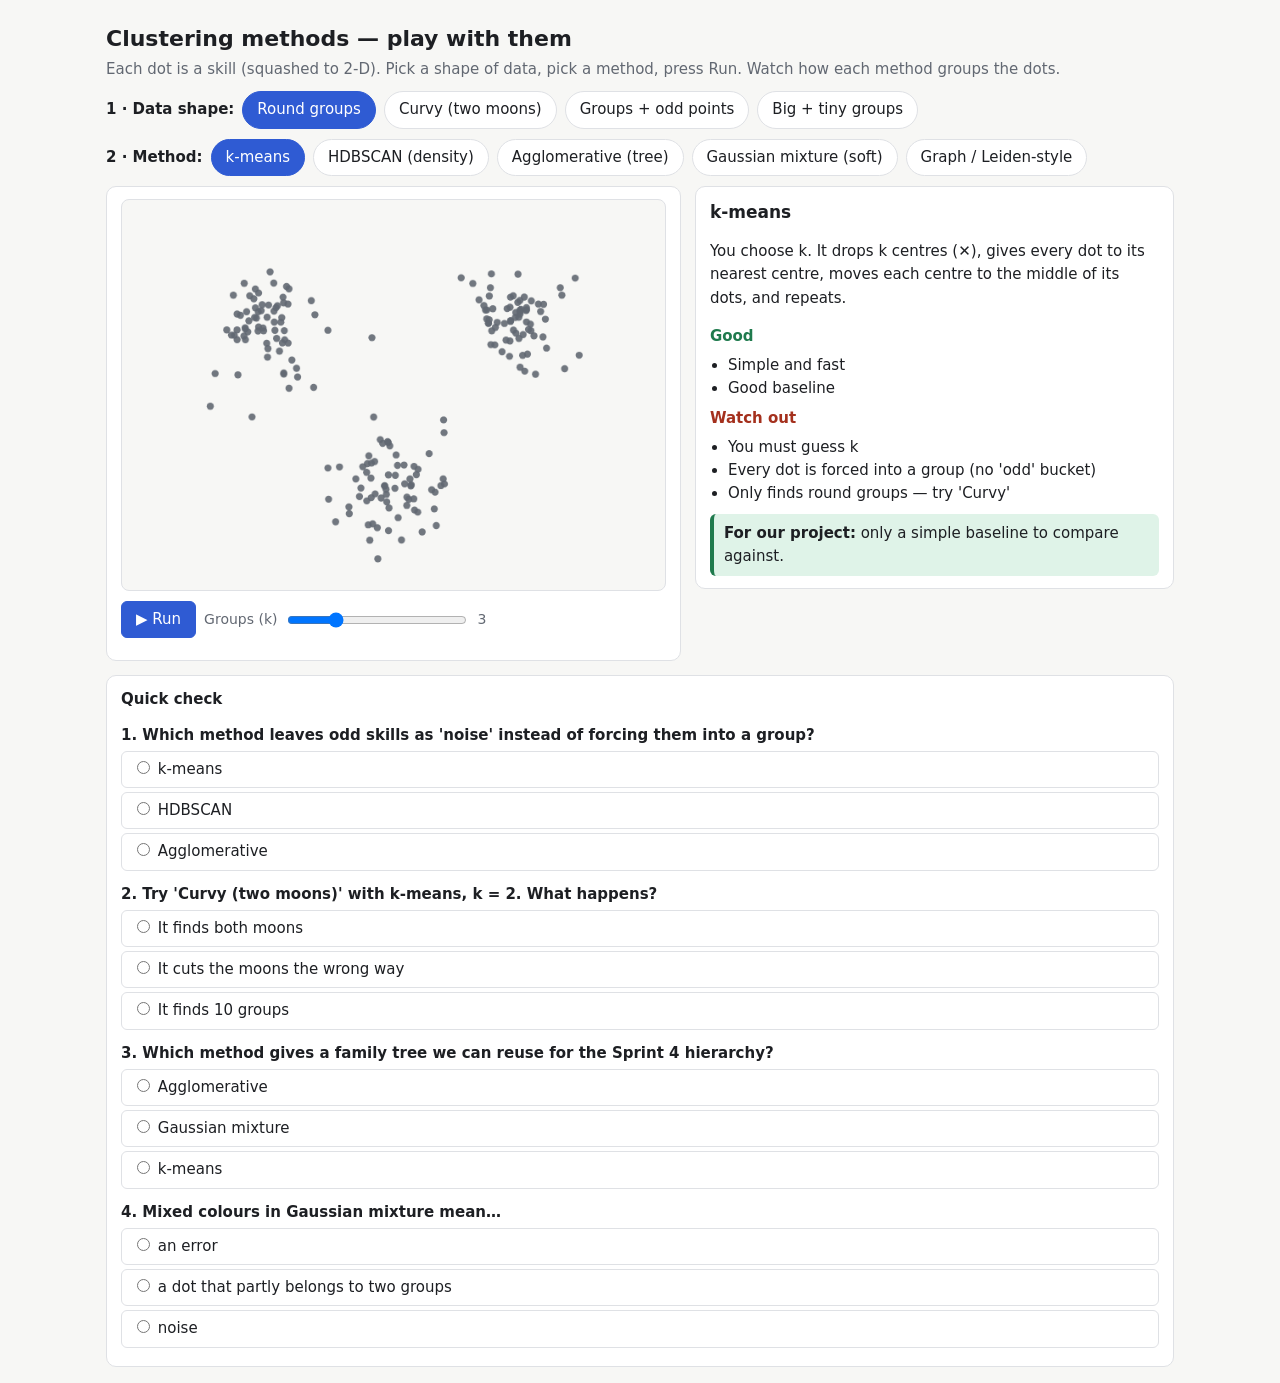
<file: learn/clustering-methods.html>
<!doctype html>
<html lang="en">
<head>
<meta charset="utf-8">
<meta name="viewport" content="width=device-width, initial-scale=1">
<title>Clustering Methods Playground</title>
<style>
  :root { --bg:#f7f7f5; --panel:#fff; --text:#1d1f23; --muted:#626872; --line:#dfe1e5; --a:#2f5bd3; --a-soft:#e5ecfc;
    --ok:#1f7a4d; --ok-soft:#dff3e8; --warn:#a4301d; --warn-soft:#fbe3de; --font:system-ui,-apple-system,"Segoe UI",Roboto,sans-serif; }
  @media (prefers-color-scheme: dark) { :root { --bg:#15171a; --panel:#1d2024; --text:#e7e9ec; --muted:#9aa1ab; --line:#30343a;
    --a:#8aa8ff; --a-soft:#233056; --ok:#6fd3a0; --ok-soft:#183a2a; --warn:#ff9a85; --warn-soft:#43221c; } }
  * { box-sizing:border-box; }
  body { margin:0; background:var(--bg); color:var(--text); font:15px/1.55 var(--font); }
  main { max-width:1100px; margin:0 auto; padding:16px; }
  h1 { font-size:22px; margin:6px 0 2px; } .sub { color:var(--muted); }
  .row { display:flex; flex-wrap:wrap; gap:8px; align-items:center; margin:10px 0; }
  button { font:inherit; border:1px solid var(--line); background:var(--panel); color:var(--text); border-radius:999px; padding:6px 14px; cursor:pointer; }
  button.on { background:var(--a); color:#fff; border-color:var(--a); }
  button.go { border-radius:6px; background:var(--a); color:#fff; border-color:var(--a); }
  .grid { display:grid; grid-template-columns:minmax(0,1.2fr) minmax(0,1fr); gap:14px; align-items:start; }
  @media (max-width:860px) { .grid { grid-template-columns:1fr; } }
  .panel { background:var(--panel); border:1px solid var(--line); border-radius:10px; padding:12px 14px; }
  canvas { width:100%; height:auto; display:block; border-radius:8px; background:var(--bg); border:1px solid var(--line); }
  label.s { display:flex; gap:8px; align-items:center; font-size:14px; color:var(--muted); }
  input[type=range] { width:180px; }
  .info h2 { font-size:17px; margin:0 0 6px; }
  .good { color:var(--ok); } .bad { color:var(--warn); }
  ul { margin:6px 0 6px 18px; padding:0; }
  .ours { background:var(--ok-soft); border-left:4px solid var(--ok); padding:8px 10px; border-radius:6px; margin-top:8px; }
  .stat { font-size:13px; color:var(--muted); margin-top:6px; }
  .quiz .q { font-weight:600; margin:12px 0 4px; }
  .quiz label { display:block; border:1px solid var(--line); border-radius:6px; padding:6px 10px; margin:4px 0; cursor:pointer; }
  .quiz label.r { background:var(--ok-soft); border-color:var(--ok); } .quiz label.w { background:var(--warn-soft); border-color:var(--warn); }
</style>
</head>
<body>
<main>
  <h1>Clustering methods — play with them</h1>
  <div class="sub">Each dot is a skill (squashed to 2-D). Pick a shape of data, pick a method, press Run. Watch how each method groups the dots.</div>

  <div class="row"><b>1 · Data shape:</b>
    <button data-ds="blobs" class="on">Round groups</button>
    <button data-ds="moons">Curvy (two moons)</button>
    <button data-ds="noisy">Groups + odd points</button>
    <button data-ds="uneven">Big + tiny groups</button>
  </div>
  <div class="row"><b>2 · Method:</b>
    <button data-m="kmeans" class="on">k-means</button>
    <button data-m="hdbscan">HDBSCAN (density)</button>
    <button data-m="agglo">Agglomerative (tree)</button>
    <button data-m="gmm">Gaussian mixture (soft)</button>
    <button data-m="graph">Graph / Leiden-style</button>
  </div>

  <div class="grid">
    <div class="panel">
      <canvas id="cv" width="640" height="460"></canvas>
      <div class="row">
        <button class="go" id="run">▶ Run</button>
        <label class="s" id="ctl"></label>
      </div>
      <div class="stat" id="stat"></div>
    </div>
    <div class="panel info" id="info"></div>
  </div>

  <div class="panel quiz" style="margin-top:14px">
    <b>Quick check</b>
    <div id="quiz"></div><div class="stat" id="score"></div>
  </div>
</main>

<script>
// ---------------- data ----------------
const W = 640, H = 460;
let seed = 7; const rnd = () => (seed = (seed * 16807) % 2147483647) / 2147483647;
const gauss = () => { let u = 0, v = 0; while (!u) u = rnd(); while (!v) v = rnd(); return Math.sqrt(-2 * Math.log(u)) * Math.cos(2 * Math.PI * v); };
function blob(cx, cy, s, n) { return Array.from({ length: n }, () => [cx + gauss() * s, cy + gauss() * s]); }
const DATA = {
  blobs: () => [...blob(170, 150, 32, 70), ...blob(460, 140, 32, 70), ...blob(320, 340, 34, 70)],
  moons: () => {
    const a = [];
    for (let i = 0; i < 110; i++) { const t = Math.PI * rnd(); a.push([230 + 140 * Math.cos(t) + gauss() * 9, 230 - 120 * Math.sin(t) + gauss() * 9]); }
    for (let i = 0; i < 110; i++) { const t = Math.PI * rnd(); a.push([370 - 140 * Math.cos(t) + gauss() * 9, 290 + 120 * Math.sin(t) - 60 + gauss() * 9]); }
    return a;
  },
  noisy: () => [...blob(180, 160, 28, 60), ...blob(460, 170, 28, 60), ...blob(330, 350, 28, 60),
                ...Array.from({ length: 45 }, () => [30 + rnd() * 580, 30 + rnd() * 400])],
  uneven: () => [...blob(220, 220, 60, 150), ...blob(500, 110, 14, 18), ...blob(510, 360, 14, 18)],
};
let ds = "blobs", method = "kmeans", pts = [], labels = [], soft = null, edges = [];
function makeData() { seed = 7; pts = DATA[ds](); labels = pts.map(() => -2); soft = null; edges = []; draw(); }

// ---------------- drawing ----------------
const cv = document.getElementById("cv"), cx = cv.getContext("2d");
const COLORS = ["#2f5bd3", "#1f7a4d", "#c2410c", "#7a3fb0", "#0f6d7a", "#b45309", "#be185d", "#4d7c0f"];
const NOISE = "#9aa1ab";
function draw(centers) {
  cx.clearRect(0, 0, W, H);
  cx.strokeStyle = "rgba(127,127,127,.25)"; cx.lineWidth = 1;
  for (const [i, j] of edges) { cx.beginPath(); cx.moveTo(...pts[i]); cx.lineTo(...pts[j]); cx.stroke(); }
  pts.forEach((p, i) => {
    let col = "#626872";
    if (soft) col = mix(soft[i]); else if (labels[i] === -1) col = NOISE; else if (labels[i] >= 0) col = COLORS[labels[i] % COLORS.length];
    cx.beginPath(); cx.fillStyle = col; cx.globalAlpha = labels[i] === -1 ? .55 : .9;
    cx.arc(p[0], p[1], labels[i] === -1 ? 3 : 4.2, 0, 7); cx.fill();
  });
  cx.globalAlpha = 1;
  if (centers) centers.forEach((c, k) => { cx.strokeStyle = COLORS[k % COLORS.length]; cx.lineWidth = 3; cx.beginPath();
    cx.moveTo(c[0] - 9, c[1] - 9); cx.lineTo(c[0] + 9, c[1] + 9); cx.moveTo(c[0] + 9, c[1] - 9); cx.lineTo(c[0] - 9, c[1] + 9); cx.stroke(); });
}
function hex(c) { return [1, 3, 5].map(i => parseInt(c.slice(i, i + 2), 16)); }
function mix(w) { const rgb = [0, 0, 0]; w.forEach((v, k) => { const c = hex(COLORS[k]); rgb[0] += v * c[0]; rgb[1] += v * c[1]; rgb[2] += v * c[2]; });
  return `rgb(${rgb.map(Math.round).join(",")})`; }
const d2 = (a, b) => (a[0] - b[0]) ** 2 + (a[1] - b[1]) ** 2;
const sleep = ms => new Promise(r => setTimeout(r, ms));

// ---------------- methods ----------------
async function kmeans(k) {
  seed = 11; let C = Array.from({ length: k }, () => pts[Math.floor(rnd() * pts.length)].slice());
  for (let it = 0; it < 12; it++) {
    labels = pts.map(p => C.reduce((b, c, j) => d2(p, c) < d2(p, C[b]) ? j : b, 0));
    draw(C); await sleep(260);
    C = C.map((c, j) => { const m = pts.filter((_, i) => labels[i] === j); return m.length ? [m.reduce((s, p) => s + p[0], 0) / m.length, m.reduce((s, p) => s + p[1], 0) / m.length] : c; });
  }
  draw(C);
}
function density(eps, minPts) {   // DBSCAN core idea; HDBSCAN = this over every radius, keeping the most stable groups
  const e2 = eps * eps, nb = pts.map(p => pts.map((q, j) => d2(p, q) <= e2 ? j : -1).filter(j => j >= 0));
  labels = pts.map(() => -1); let c = 0;
  for (let i = 0; i < pts.length; i++) {
    if (labels[i] !== -1 || nb[i].length < minPts) continue;
    const stack = [i]; labels[i] = c;
    while (stack.length) { const j = stack.pop(); if (nb[j].length < minPts) continue;
      for (const q of nb[j]) if (labels[q] === -1) { labels[q] = c; stack.push(q); } }
    c++;
  }
  const sizes = {}; labels.forEach(l => { if (l >= 0) sizes[l] = (sizes[l] || 0) + 1; });
  labels = labels.map(l => l >= 0 && sizes[l] < minPts ? -1 : l);   // tiny groups -> noise
  draw();
}
async function agglo(k) {   // average linkage, animated merges
  let groups = pts.map((_, i) => [i]);
  const dist = (A, B) => { let s = 0; for (const a of A) for (const b of B) s += Math.sqrt(d2(pts[a], pts[b])); return s / (A.length * B.length); };
  // speed-up: first merge very close neighbours greedily
  while (groups.length > 60) {
    let best = [0, 1, Infinity];
    for (let i = 0; i < groups.length; i++) { const ci = centroid(groups[i]);
      for (let j = i + 1; j < groups.length; j++) { const v = d2(ci, centroid(groups[j])); if (v < best[2]) best = [i, j, v]; } }
    groups[best[0]] = groups[best[0]].concat(groups[best[1]]); groups.splice(best[1], 1);
  }
  while (groups.length > k) {
    let best = [0, 1, Infinity];
    for (let i = 0; i < groups.length; i++) for (let j = i + 1; j < groups.length; j++) { const v = dist(groups[i], groups[j]); if (v < best[2]) best = [i, j, v]; }
    groups[best[0]] = groups[best[0]].concat(groups[best[1]]); groups.splice(best[1], 1);
    if (groups.length <= 12) { setLabels(groups); draw(); await sleep(450); }
  }
  setLabels(groups); draw();
}
function centroid(g) { return [g.reduce((s, i) => s + pts[i][0], 0) / g.length, g.reduce((s, i) => s + pts[i][1], 0) / g.length]; }
function setLabels(groups) { labels = pts.map(() => 0); groups.sort((a, b) => b.length - a.length).forEach((g, k) => g.forEach(i => labels[i] = k)); }
async function gmm(k) {
  seed = 11; let mu = Array.from({ length: k }, () => pts[Math.floor(rnd() * pts.length)].slice()), va = Array(k).fill(2500), pi = Array(k).fill(1 / k);
  for (let it = 0; it < 25; it++) {
    soft = pts.map(p => { const w = mu.map((m, j) => pi[j] * Math.exp(-d2(p, m) / (2 * va[j])) / va[j]); const s = w.reduce((a, b) => a + b, 0) || 1; return w.map(x => x / s); });
    for (let j = 0; j < k; j++) { const r = soft.map(w => w[j]), n = r.reduce((a, b) => a + b, 0) || 1e-9;
      mu[j] = [r.reduce((s, v, i) => s + v * pts[i][0], 0) / n, r.reduce((s, v, i) => s + v * pts[i][1], 0) / n];
      va[j] = Math.max(80, r.reduce((s, v, i) => s + v * d2(pts[i], mu[j]), 0) / (2 * n)); pi[j] = n / pts.length; }
    labels = soft.map(w => w.indexOf(Math.max(...w)));
    if (it % 3 === 0) { draw(mu); await sleep(200); }
  }
  draw(mu);
}
async function graph(kn) {   // k-nearest-neighbour graph + label propagation (a simple stand-in for Leiden)
  edges = []; const nbr = pts.map((p, i) => pts.map((q, j) => [d2(p, q), j]).filter(x => x[1] !== i).sort((a, b) => a[0] - b[0]).slice(0, kn).map(x => x[1]));
  nbr.forEach((ns, i) => ns.forEach(j => { if (i < j || !nbr[j].includes(i)) edges.push([i, j]); }));
  const mutual = pts.map((_, i) => nbr[i].filter(j => nbr[j].includes(i)));
  let lab = pts.map((_, i) => i); soft = null; labels = pts.map(() => -2); draw(); await sleep(400);
  seed = 5;
  for (let it = 0; it < 15; it++) {
    const order = pts.map((_, i) => i).sort(() => rnd() - .5);
    for (const i of order) { const cnt = {}; for (const j of mutual[i]) cnt[lab[j]] = (cnt[lab[j]] || 0) + 1;
      const best = Object.entries(cnt).sort((a, b) => b[1] - a[1])[0]; if (best) lab[i] = +best[0]; }
    const ids = [...new Set(lab)], size = {}; lab.forEach(l => size[l] = (size[l] || 0) + 1);
    const big = ids.filter(l => size[l] >= 5).sort((a, b) => size[b] - size[a]);
    labels = lab.map(l => big.indexOf(l) >= 0 ? big.indexOf(l) : -1);
    draw(); await sleep(220);
  }
}

// ---------------- UI ----------------
const INFO = {
  kmeans: { name: "k-means", ctl: ["Groups (k)", 2, 6, 3], how: "You choose k. It drops k centres (✕), gives every dot to its nearest centre, moves each centre to the middle of its dots, and repeats.",
    good: ["Simple and fast", "Good baseline"], bad: ["You must guess k", "Every dot is forced into a group (no 'odd' bucket)", "Only finds round groups — try 'Curvy'"] },
  hdbscan: { name: "HDBSCAN (density)", ctl: ["Neighbourhood size", 14, 60, 28], how: "Finds crowded areas. Dots in sparse areas stay grey = noise. Real HDBSCAN tries every neighbourhood size and keeps the most stable groups; this demo shows one size at a time (move the slider).",
    good: ["Finds how many groups by itself", "Odd skills stay noise instead of polluting a topic", "Handles curvy shapes"], bad: ["Needs settings (min cluster size)", "Can label many short skills as noise"] },
  agglo: { name: "Agglomerative (tree)", ctl: ["Cut the tree at k groups", 2, 8, 3], how: "Starts with every dot alone, then keeps joining the two closest groups. The joins form a family tree; you choose where to cut it.",
    good: ["The tree is a ready-made hierarchy (great for Sprint 4)", "Works with cosine distance"], bad: ["You choose the cut", "Every dot gets a group", "A bad early join can't be undone"] },
  gmm: { name: "Gaussian mixture (soft)", ctl: ["Groups (k)", 2, 6, 3], how: "Like k-means, but each dot gets a SHARE of every group. Mixed colours = a dot that belongs to two topics (e.g. 'SQL' in both 'data' and 'IT').",
    good: ["Soft membership: one skill can sit in two topics"], bad: ["You choose k", "Assumes round, bell-shaped groups — skill vectors often aren't"] },
  graph: { name: "Graph / Leiden-style", ctl: ["Neighbours per dot", 3, 12, 6], how: "Links each dot to its closest neighbours (grey lines), then finds communities: sets of dots linked more to each other than to the rest. Leiden is the careful version of this idea; the demo uses a simpler one.",
    good: ["Finds the number of groups itself", "Handles curvy shapes", "Fits 'similar-skill networks' naturally"], bad: ["Needs the neighbour count", "Extra library; results vary run to run"] },
};
function showInfo() {
  const m = INFO[method];
  document.getElementById("info").innerHTML = `<h2>${m.name}</h2><p>${m.how}</p>
    <b class="good">Good</b><ul>${m.good.map(x => `<li>${x}</li>`).join("")}</ul>
    <b class="bad">Watch out</b><ul>${m.bad.map(x => `<li>${x}</li>`).join("")}</ul>
    <div class="ours"><b>For our project:</b> ${method === "hdbscan" ? "our main pick — many odd one-off skills, unknown number of topics."
      : method === "agglo" ? "our second pick — its tree becomes the Sprint 4 hierarchy."
      : method === "kmeans" ? "only a simple baseline to compare against."
      : method === "gmm" ? "skipped — the soft idea is nice, but its round-group assumption fits skill vectors poorly."
      : "a good extra if time allows."}</div>`;
  const [lab, lo, hi, def] = m.ctl;
  document.getElementById("ctl").innerHTML = `${lab} <input type="range" id="k" min="${lo}" max="${hi}" value="${def}"> <span id="kv">${def}</span>`;
  document.getElementById("k").oninput = e => { document.getElementById("kv").textContent = e.target.value; if (method === "hdbscan") run(); };
}
let busy = false;
async function run() {
  if (busy) return; busy = true; soft = null; edges = []; labels = pts.map(() => -2);
  const k = +document.getElementById("k").value;
  if (method === "kmeans") await kmeans(k); else if (method === "hdbscan") density(k, 5);
  else if (method === "agglo") await agglo(k); else if (method === "gmm") await gmm(k); else await graph(k);
  const g = new Set(labels.filter(l => l >= 0)).size, nz = labels.filter(l => l === -1).length;
  document.getElementById("stat").textContent = `${g} groups found · ${nz} dots left as noise (grey)`;
  busy = false;
}
document.querySelectorAll("[data-ds]").forEach(b => b.onclick = () => { if (busy) return;
  document.querySelectorAll("[data-ds]").forEach(x => x.classList.toggle("on", x === b)); ds = b.dataset.ds; makeData(); document.getElementById("stat").textContent = ""; });
document.querySelectorAll("[data-m]").forEach(b => b.onclick = () => { if (busy) return;
  document.querySelectorAll("[data-m]").forEach(x => x.classList.toggle("on", x === b)); method = b.dataset.m; showInfo(); makeData(); document.getElementById("stat").textContent = ""; });
document.getElementById("run").onclick = run;

// ---------------- quiz ----------------
const Q = [
  ["Which method leaves odd skills as 'noise' instead of forcing them into a group?", ["k-means", "HDBSCAN", "Agglomerative"], 1],
  ["Try 'Curvy (two moons)' with k-means, k = 2. What happens?", ["It finds both moons", "It cuts the moons the wrong way", "It finds 10 groups"], 1],
  ["Which method gives a family tree we can reuse for the Sprint 4 hierarchy?", ["Agglomerative", "Gaussian mixture", "k-means"], 0],
  ["Mixed colours in Gaussian mixture mean…", ["an error", "a dot that partly belongs to two groups", "noise"], 1],
];
let sc = 0, done = 0;
document.getElementById("quiz").innerHTML = Q.map(([q, o], i) => `<div class="q">${i + 1}. ${q}</div>` +
  o.map((t, j) => `<label data-q="${i}" data-o="${j}"><input type="radio" name="q${i}"> ${t}</label>`).join("")).join("");
document.querySelectorAll(".quiz label").forEach(l => l.onclick = () => {
  const q = +l.dataset.q; if (document.querySelector(`.quiz label[data-q="${q}"].r, .quiz label[data-q="${q}"].w`)) return;
  const ok = +l.dataset.o === Q[q][2]; l.classList.add(ok ? "r" : "w");
  if (!ok) document.querySelector(`.quiz label[data-q="${q}"][data-o="${Q[q][2]}"]`).classList.add("r");
  sc += ok; done++; document.getElementById("score").textContent = `Score ${sc}/${done}`;
});

showInfo(); makeData();
</script>
</body>
</html>
</file>
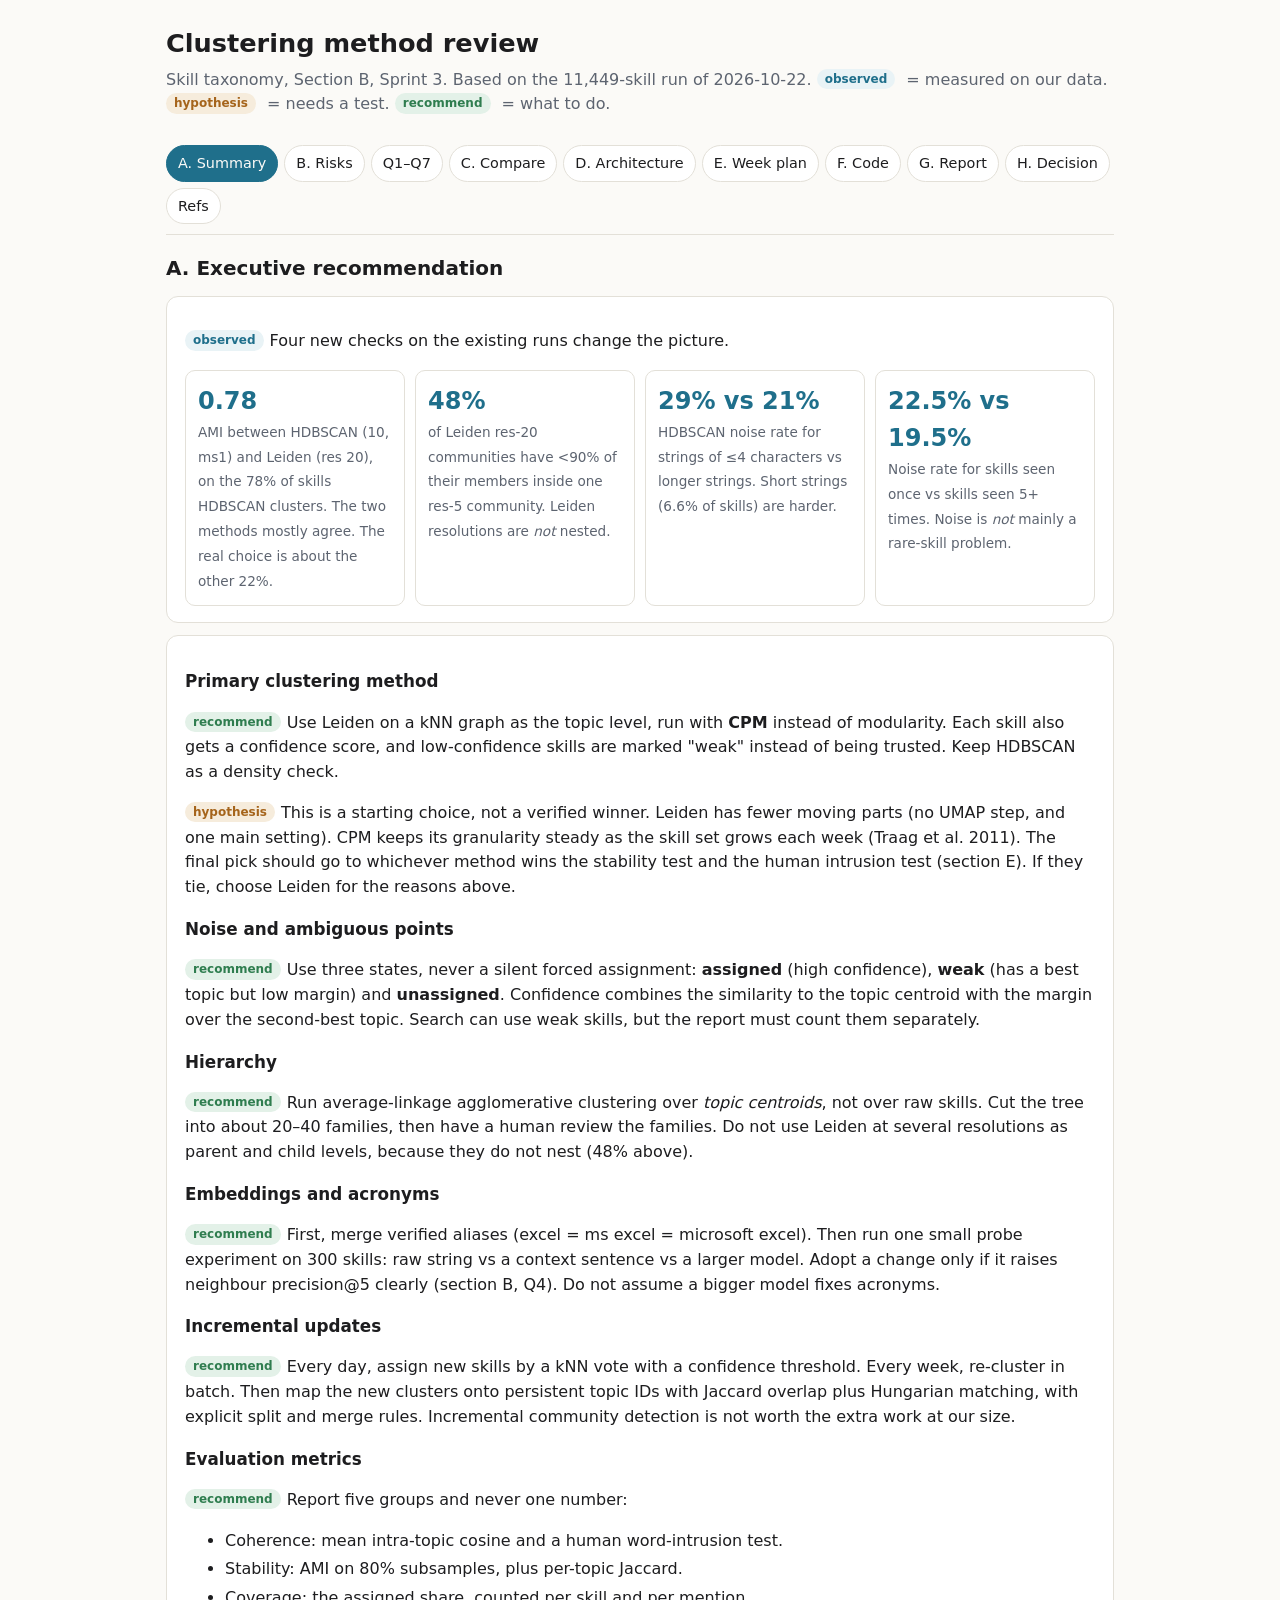
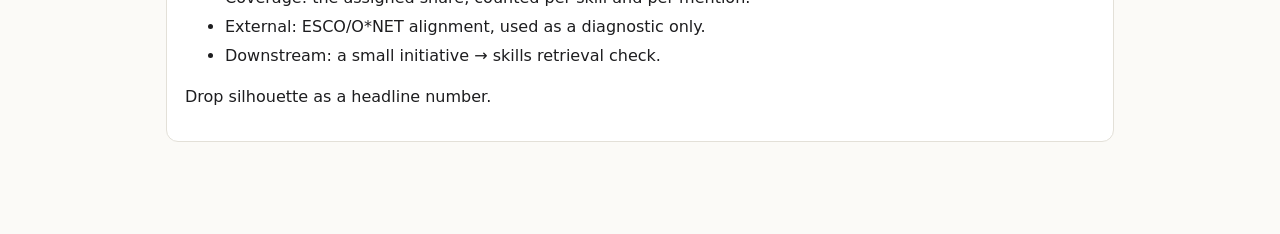
<file: learn/clustering-review.html>
<!doctype html>
<html lang="en">
<head>
<meta charset="utf-8">
<meta name="viewport" content="width=device-width, initial-scale=1">
<title>Clustering Method Review</title>
<style>
:root{--bg:#fbfaf7;--card:#fff;--ink:#1d1d1f;--mute:#5d6470;--line:#e3e0d8;--acc:#1f6f8b;--acc2:#e9f3f6;--ok:#2f7d4f;--warn:#a5641b;--bad:#a83a3a;--code:#f3f1ec}
@media (prefers-color-scheme:dark){:root:not([data-theme="light"]){--bg:#15171a;--card:#1d2024;--ink:#e8e6e1;--mute:#a1a7b0;--line:#30343a;--acc:#6cc0dc;--acc2:#1f2e34;--ok:#6cc08b;--warn:#e0a35a;--bad:#e07a7a;--code:#24282d}}
:root[data-theme="dark"]{--bg:#15171a;--card:#1d2024;--ink:#e8e6e1;--mute:#a1a7b0;--line:#30343a;--acc:#6cc0dc;--acc2:#1f2e34;--ok:#6cc08b;--warn:#e0a35a;--bad:#e07a7a;--code:#24282d}
*{box-sizing:border-box}
body{margin:0;background:var(--bg);color:var(--ink);font:16px/1.55 system-ui,-apple-system,Segoe UI,Roboto,sans-serif}
.wrap{max-width:980px;margin:0 auto;padding:24px 16px 80px}
h1{font-size:1.6rem;margin:0 0 4px}
.sub{color:var(--mute);margin:0 0 18px}
nav{display:flex;flex-wrap:wrap;gap:6px;position:sticky;top:0;background:var(--bg);padding:10px 0;z-index:2;border-bottom:1px solid var(--line)}
nav button{border:1px solid var(--line);background:var(--card);color:var(--ink);padding:6px 11px;border-radius:999px;cursor:pointer;font:inherit;font-size:.9rem}
nav button.on{background:var(--acc);color:var(--bg);border-color:var(--acc)}
section{display:none;margin-top:18px}
section.on{display:block}
.card{background:var(--card);border:1px solid var(--line);border-radius:12px;padding:16px 18px;margin:12px 0}
h2{font-size:1.25rem;margin:4px 0 10px}
h3{font-size:1.05rem;margin:16px 0 6px}
.tag{display:inline-block;font-size:.75rem;padding:1px 8px;border-radius:999px;margin-right:6px;vertical-align:2px;font-weight:600}
.obs{background:var(--acc2);color:var(--acc)}
.hyp{background:#f6ecdc;color:var(--warn)}
@media (prefers-color-scheme:dark){:root:not([data-theme="light"]) .hyp{background:#3a2e1d}}
:root[data-theme="dark"] .hyp{background:#3a2e1d}
.rec{background:#e3f1e8;color:var(--ok)}
@media (prefers-color-scheme:dark){:root:not([data-theme="light"]) .rec{background:#1d3326}}
:root[data-theme="dark"] .rec{background:#1d3326}
table{border-collapse:collapse;width:100%;font-size:.9rem}
.tw{overflow-x:auto}
th,td{border-bottom:1px solid var(--line);padding:7px 8px;text-align:left;vertical-align:top}
th{color:var(--mute);font-weight:600}
pre{background:var(--code);padding:12px;border-radius:8px;overflow-x:auto;font-size:.82rem;line-height:1.45}
code{font-family:ui-monospace,Consolas,monospace}
li{margin:4px 0}
.metric{display:grid;grid-template-columns:repeat(auto-fit,minmax(200px,1fr));gap:10px}
.metric div{background:var(--card);border:1px solid var(--line);border-radius:10px;padding:12px}
.metric b{display:block;font-size:1.5rem;color:var(--acc)}
.metric span{color:var(--mute);font-size:.85rem}
details{border:1px solid var(--line);border-radius:10px;padding:8px 12px;margin:8px 0;background:var(--card)}
summary{cursor:pointer;font-weight:600}
.q{margin:8px 0}.q button{margin:4px 6px 4px 0;border:1px solid var(--line);background:var(--card);color:var(--ink);padding:6px 10px;border-radius:8px;cursor:pointer;font:inherit}
.q .fb{margin-top:6px;font-weight:600}
svg text{fill:var(--ink);font-size:12px}
</style>
</head>
<body>
<div class="wrap">
<h1>Clustering method review</h1>
<p class="sub">Skill taxonomy, Section B, Sprint 3. Based on the 11,449-skill run of 2026-10-22.
<span class="tag obs">observed</span> = measured on our data.
<span class="tag hyp">hypothesis</span> = needs a test.
<span class="tag rec">recommend</span> = what to do.</p>

<nav id="nav"></nav>

<!-- ================= A ================= -->
<section id="A">
<h2>A. Executive recommendation</h2>

<div class="card">
<p><span class="tag obs">observed</span>Four new checks on the existing runs change the picture.</p>
<div class="metric">
<div><b>0.78</b><span>AMI between HDBSCAN (10, ms1) and Leiden (res 20), on the 78% of skills HDBSCAN clusters. The two methods mostly agree. The real choice is about the other 22%.</span></div>
<div><b>48%</b><span>of Leiden res-20 communities have &lt;90% of their members inside one res-5 community. Leiden resolutions are <em>not</em> nested.</span></div>
<div><b>29% vs 21%</b><span>HDBSCAN noise rate for strings of ≤4 characters vs longer strings. Short strings (6.6% of skills) are harder.</span></div>
<div><b>22.5% vs 19.5%</b><span>Noise rate for skills seen once vs skills seen 5+ times. Noise is <em>not</em> mainly a rare-skill problem.</span></div>
</div>
</div>

<div class="card">
<h3>Primary clustering method</h3>
<p><span class="tag rec">recommend</span>Use Leiden on a kNN graph as the topic level, run with <b>CPM</b> instead of modularity. Each skill also gets a confidence score, and low-confidence skills are marked "weak" instead of being trusted. Keep HDBSCAN as a density check.</p>
<p><span class="tag hyp">hypothesis</span>This is a starting choice, not a verified winner. Leiden has fewer moving parts (no UMAP step, and one main setting). CPM keeps its granularity steady as the skill set grows each week (Traag et al. 2011). The final pick should go to whichever method wins the stability test and the human intrusion test (section E). If they tie, choose Leiden for the reasons above.</p>

<h3>Noise and ambiguous points</h3>
<p><span class="tag rec">recommend</span>Use three states, never a silent forced assignment: <b>assigned</b> (high confidence), <b>weak</b> (has a best topic but low margin) and <b>unassigned</b>. Confidence combines the similarity to the topic centroid with the margin over the second-best topic. Search can use weak skills, but the report must count them separately.</p>

<h3>Hierarchy</h3>
<p><span class="tag rec">recommend</span>Run average-linkage agglomerative clustering over <em>topic centroids</em>, not over raw skills. Cut the tree into about 20–40 families, then have a human review the families. Do not use Leiden at several resolutions as parent and child levels, because they do not nest (48% above).</p>

<h3>Embeddings and acronyms</h3>
<p><span class="tag rec">recommend</span>First, merge verified aliases (excel = ms excel = microsoft excel). Then run one small probe experiment on 300 skills: raw string vs a context sentence vs a larger model. Adopt a change only if it raises neighbour precision@5 clearly (section B, Q4). Do not assume a bigger model fixes acronyms.</p>

<h3>Incremental updates</h3>
<p><span class="tag rec">recommend</span>Every day, assign new skills by a kNN vote with a confidence threshold. Every week, re-cluster in batch. Then map the new clusters onto persistent topic IDs with Jaccard overlap plus Hungarian matching, with explicit split and merge rules. Incremental community detection is not worth the extra work at our size.</p>

<h3>Evaluation metrics</h3>
<p><span class="tag rec">recommend</span>Report five groups and never one number:</p>
<ul>
<li>Coherence: mean intra-topic cosine and a human word-intrusion test.</li>
<li>Stability: AMI on 80% subsamples, plus per-topic Jaccard.</li>
<li>Coverage: the assigned share, counted per skill and per mention.</li>
<li>External: ESCO/O*NET alignment, used as a diagnostic only.</li>
<li>Downstream: a small initiative → skills retrieval check.</li>
</ul>
<p>Drop silhouette as a headline number.</p>
</div>
</section>

<!-- ================= B ================= -->
<section id="B">
<h2>B. Critical assessment of our current results</h2>

<div class="card">
<ol>
<li><b>Silhouette is not comparable across our runs.</b> For HDBSCAN it was computed only on clustered points, so the hard 22–36% was left out. That biases the score upward. It was also computed in 384-d space, while HDBSCAN clustered in UMAP space. Every other method was scored on 100% of points. A method can "win" silhouette just by refusing hard points.</li>
<li><b>One seed, no stability.</b> Every run used seed 42. UMAP is stochastic, and so are Leiden's tie-breaks. We do not yet know whether 388 or 323 topics would reappear with another seed or another sample.</li>
<li><b>Methods were compared by eyeballing the head.</b> We looked at the top clusters sorted by mentions, which are the easiest ones. Junk sits in the tail (for example the acronym community). A fair review needs a <em>random</em> sample of topics.</li>
<li><b>Clustering is doing alias normalisation too.</b> Many clusters are alias sets (excel / ms excel / microsoft excel). With lowercase+trim keys, the algorithm spends its capacity merging spellings. That inflates "coherence" and hides the real topic structure. Normalise first, then cluster canonical skills.</li>
<li><b>The unit of analysis is unweighted strings.</b> 77% of strings appear once, and some are extraction noise (F1 .66 strict). "communication" (1,000+ mentions) counts the same as "a1 finish". Report coverage both per skill and per mention (22% vs 17% noise already shows the gap).</li>
<li><b>Ambiguity cannot be solved by context-free embeddings.</b> <span class="tag obs">observed</span> "networking" lands with TCP/IP and DHCP in HDBSCAN, but with prospecting and customer service in Leiden res 1. Both readings are real. One vector per string cannot hold both.</li>
<li><b>Modularity resolution depends on graph size.</b> With RBConfiguration (modularity), the same resolution value gives different granularity as the inventory grows. That breaks weekly comparability. CPM does not have this problem (Traag et al. 2011).</li>
<li><b>The noise diagnosis was wrong.</b> <span class="tag obs">observed</span> Singletons are noise at 22.5% and frequent skills at 19.5%. So "cluster only skills with ≥2 mentions" will not cut noise much. The noise is generic or polysemous phrases (attention to detail, judgment), not rare ones.</li>
<li><b>The sample is small compared with the corpus.</b> We have 1,931 of about 124k postings. The topic set will grow and change, so stability <em>under growth</em> (a 50% → 100% subset) matters as much as stability under resampling.</li>
</ol>
</div>
</section>

<!-- ================= Q1-Q7 ================= -->
<section id="Q">
<h2>Answers to questions 1–7</h2>

<details open><summary>Q1. Which method should be primary? Also graph construction</summary>
<p><span class="tag obs">observed</span>HDBSCAN and Leiden res 20 agree strongly where HDBSCAN is confident (AMI 0.78). So "which is better" really means "what should happen to the 22% that are hard?"</p>
<ul>
<li><b>HDBSCAN:</b> honest about uncertainty, and good for spotting junk. But it depends on UMAP (stochastic, with extra settings), it collapses at min_cluster_size 30, and a noise label is not a usable state for search.</li>
<li><b>Leiden:</b> full coverage, fast, one setting, and naturally graph-based (it fits kNN assignment of new skills). But it hides weak points inside communities.</li>
<li><b>Agglomerative on raw skills:</b> very sensitive to the threshold (9 → 5,276 clusters), and average linkage chains on high-dimensional data. Do not use it as the flat method. It is good over centroids for the hierarchy.</li>
<li><b>Hybrid (recommended):</b> Leiden partition + a per-skill confidence score + HDBSCAN noise as a second flag. The skills that both methods find uncertain form the review queue.</li>
</ul>
<p><b>Evidence needed to pick Leiden over HDBSCAN:</b></p>
<ol>
<li>Subsample AMI at least as high.</li>
<li>Human intrusion accuracy on <em>random</em> topics no lower than 5 points below HDBSCAN.</li>
<li>Weak-flagged skills judged wrong more often than assigned skills. This shows the flag works.</li>
</ol>
<h3>Graph construction</h3>
<ul>
<li><b>Union vs mutual kNN:</b> embedding spaces have <em>hubs</em>, points that are near everything (Radovanović et al. 2010). Generic skills like "communication" become hubs and glue topics together. A mutual kNN graph drops one-way edges into hubs, but it can isolate points. Test both.</li>
<li><b>k = 15 vs 30:</b> a larger k connects more and gives smoother, larger communities, but it adds weak edges.</li>
<li><b>Thresholds:</b> pick an edge cut-off from the empirical similarity distribution (for example the 10th percentile of kNN similarities). BGE cosine values are compressed toward the high end, so a fixed number like 0.5 means little.</li>
<li><b>Weights:</b> cosine is fine to start. Shared-nearest-neighbour (Jaccard of neighbour lists) weighting dampens hubs and is common in single-cell graph clustering.</li>
</ul>
<p><span class="tag rec">recommend</span>Controlled sweep: k ∈ {15, 30} × {union, mutual} × CPM resolution at 4 values chosen to give about 150–500 communities. That is 16 runs of a few seconds each. Score each with stability and coverage, then take the top 2 to human review.</p>
</details>

<details><summary>Q2. Is silhouette meaningful?</summary>
<p>Silhouette favours compact, well-separated, roughly convex groups (Rousseeuw 1987). Skill space is a continuum: "data analysis → financial analysis → variance analysis" has no gaps. Useful topics can therefore score near 0. Our values (0.02–0.14) say "no sharp gaps", not "bad topics". We also computed it on different subsets per method (see B1).</p>
<table><tr><th>Metric</th><th>Use?</th><th>Note</th></tr>
<tr><td>Silhouette</td><td>Appendix only</td><td>If kept, compute it on the same points for all methods.</td></tr>
<tr><td>DBCV</td><td>Optional</td><td>Density-based and handles noise (Moulavi et al. 2014). It is slow and unstable on 11k points in high dimensions, so treat it as secondary.</td></tr>
<tr><td>Mean intra-topic cosine</td><td>Yes</td><td>Cheap. Report it as a distribution, not only the mean.</td></tr>
<tr><td>Margin (top-1 minus top-2 centroid similarity)</td><td>Yes</td><td>Per skill. It drives the "weak" flag.</td></tr>
<tr><td>Subsample AMI / ARI</td><td>Yes, headline</td><td>Compute it on skills present in both subsamples (see below).</td></tr>
<tr><td>Per-topic Jaccard stability</td><td>Yes</td><td>Hennig 2007. It shows <em>which</em> topics are fragile.</td></tr>
<tr><td>Human word intrusion</td><td>Yes, headline</td><td>Chang et al. 2009. Directly measures interpretability.</td></tr>
<tr><td>Coverage (skill and mention)</td><td>Yes</td><td>Always report both.</td></tr>
<tr><td>ESCO/O*NET alignment</td><td>Diagnostic</td><td>Do not optimise for it, because ESCO misses US tools and procedures.</td></tr>
<tr><td>Reviewer agreement (Cohen's κ)</td><td>Yes</td><td>Without it, human scores are not defensible.</td></tr>
</table>
<h3>Comparing partitions correctly</h3>
<ul>
<li><b>Relabelling:</b> AMI and ARI ignore label names, so no matching is needed (Vinh et al. 2010; Hubert &amp; Arabie 1985). Prefer AMI when cluster counts differ.</li>
<li><b>Different subsets:</b> compare two 80% subsamples on their <em>intersection</em> (about 64% of skills).</li>
<li><b>HDBSCAN noise:</b> report it two ways. (a) AMI on points clustered in both runs. (b) Agreement on noise status itself. Do not treat −1 as one big cluster, because that inflates AMI.</li>
</ul>
</details>

<details><summary>Q3. How should the hierarchy be built?</summary>
<p><span class="tag obs">observed</span>Leiden partitions are not nested: 48% of res-20 communities split across res-5 parents at the 90% purity level. Forcing them into a tree would create false parent links.</p>
<p><span class="tag rec">recommend</span>Take the topic centroids (about 300), run average-linkage cosine agglomerative clustering, cut into about 20–40 families, and have a human review them. It is explainable (a dendrogram), cheap, and re-runnable each week. The HDBSCAN condensed tree is valid but tied to HDBSCAN and hard to explain.</p>
<p><b>Representation:</b> use SKOS-style relations (<code>broader</code>/<code>narrower</code> inside our taxonomy). Use <code>exactMatch</code>/<code>closeMatch</code>/<code>broadMatch</code>/<code>narrowMatch</code> to ESCO/O*NET in a <em>separate</em> mapping table (W3C SKOS). A skill with no external match simply has no mapping row and still lives in our tree. Multiple membership stays in <code>skill_topic</code> with a role (primary/secondary), so the tree itself stays a clean tree.</p>
</details>

<details><summary>Q4. Short strings and acronyms</summary>
<table><tr><th>Intervention</th><th>Expected value</th><th>Risk</th></tr>
<tr><td>1. As written (baseline)</td><td>—</td><td>Acronym soup, ambiguity</td></tr>
<tr><td>2. Prefix "skill: X"</td><td>Low</td><td>BGE's instruction is meant for retrieval queries; for symmetric similarity the model card suggests no instruction. Cheap to test, so include it.</td></tr>
<tr><td>3. Context sentence from the posting</td><td><b>High</b> for acronyms and ambiguity</td><td>Topic of the posting leaks in. Average several contexts per skill.</td></tr>
<tr><td>4. Larger model (bge-base/large, e5, gte)</td><td>Medium</td><td>Bigger models still see "GRC" without context. They help with paraphrase, not with acronyms.</td></tr>
<tr><td>5. Expand acronyms</td><td>Medium</td><td>LLM expansion can invent meanings (GRC, SOP). It needs review.</td></tr>
<tr><td>6. Alias normalisation</td><td><b>High</b>, do it first</td><td>Wrong merges. Keep an alias table with a reviewer field.</td></tr>
<tr><td>7. Cluster ≥2 mentions, assign singletons</td><td>Low for noise</td><td>Our data shows singletons are only slightly noisier. Useful for speed only. Never drop rare skills.</td></tr>
<tr><td>8. Several embeddings per skill</td><td>Medium-High for polysemy</td><td>More complex. Only for flagged ambiguous skills (networking, testing, diagnosis).</td></tr>
</table>
<p><span class="tag rec">recommend</span>Smallest experiment:</p>
<ul>
<li><b>Probe set:</b> 300 skills, stratified as 100 short/acronym strings (≤4 chars), 100 generic or ambiguous ones (sampled from HDBSCAN noise) and 100 random.</li>
<li><b>Configs:</b> 4 (raw, prefix, context-average, bge-base).</li>
<li><b>Labels:</b> for each, take the top-5 neighbours. Two raters judge each neighbour "same skill area: yes/no", blind to the config.</li>
<li><b>Metric:</b> precision@5 per stratum, with a paired bootstrap 95% CI.</li>
<li><b>Adoption rule:</b> adopt a config if precision@5 rises by ≥5 points with a CI above 0 on the acronym or ambiguous stratum, <em>and</em> drops by no more than 2 points on the random stratum.</li>
</ul>
</details>

<details><summary>Q5. Generic soft skills</summary>
<p><span class="tag rec">recommend</span>Give soft skills their own family (ESCO already has a "transversal skills and competences" pillar). Link them to domains through <em>context</em> (co-occurrence with occupations, industries and tasks), not by putting them inside domain topics. Semantic similarity answers "what is this skill like?". Co-occurrence answers "where is it needed?". Keep the two as separate tables and separate scores.</p>
<pre><code>skill(skill_id PK, canonical_label, created_run)
skill_alias(alias PK, skill_id FK, source, reviewer)
topic(topic_id PK persistent, label, parent_topic_id, status active|retired, first_run, last_run)
skill_topic(skill_id, topic_id, role primary|secondary, score, margin, state assigned|weak|unassigned, run_id)
skill_context(skill_id, context_type occupation|industry|task, context_id, n_postings, lift)
external_map(subject_type skill|topic, subject_id, scheme ESCO|ONET, concept_uri,
             relation exact|close|broad|narrow|related, method, reviewer)</code></pre>
<p><b>Search:</b> initiative → tasks (Section A) → skills, ranked by <code>skill_context</code> lift. Then expand through topics (semantic neighbours) with a separate, smaller weight. Show both scores in the demo, so a user can see why a skill was returned.</p>
</details>

<details><summary>Q6. Stable IDs across re-clusters</summary>
<p>There are three kinds of ID:</p>
<ul>
<li><b>skill_id</b>: permanent and never reused.</li>
<li><b>topic_id</b>: persistent across runs.</li>
<li><b>cluster_id</b>: run-specific (it is what the algorithm outputs).</li>
</ul>
<p><span class="tag rec">recommend</span>After each weekly run:</p>
<ol>
<li>Build W[old, new] = Jaccard of member skill_ids, using only skills present in both runs.</li>
<li>Run Hungarian matching on −W (Kuhn 1955).</li>
<li><b>Continuation:</b> a matched pair with J ≥ 0.5 keeps its topic_id. <span class="tag hyp">hypothesis</span> Tune the threshold on a dry run.</li>
<li><b>Split:</b> an old topic where ≥2 new clusters each have containment |o∩n|/|n| ≥ 0.7. The largest one keeps the ID, and the others get new IDs with a <code>split_from</code> link.</li>
<li><b>Merge:</b> the same rule in reverse, with <code>merged_into</code> links.</li>
<li><b>New topic:</b> no old topic with J ≥ 0.2. <b>Retired:</b> an old topic that matches nothing gets status=retired and is never deleted.</li>
<li><b>Labels:</b> keep the old label unless more than 50% of members changed, then queue it for human relabel. Use centroid cosine as a tie-breaker.</li>
</ol>
<p>This follows the event model of Greene et al. (2010). Incremental Leiden is not worth it: a weekly batch over about 20–50k skills takes seconds to minutes.</p>
</details>

<details><summary>Q7. Missing methods, ranked by value / cost</summary>
<table><tr><th>#</th><th>Method</th><th>Verdict</th></tr>
<tr><td>1</td><td>Alias normalisation (not clustering, but highest value)</td><td>Do now</td></tr>
<tr><td>2</td><td>Consensus clustering (a co-association matrix from the subsample runs; Monti et al. 2003)</td><td>Cheap, since we run the subsamples anyway. It gives per-skill stability.</td></tr>
<tr><td>3</td><td>Weakly supervised mapping to ESCO (embedding nearest concept + human check)</td><td>Sprint 4 mapping, not clustering</td></tr>
<tr><td>4</td><td>SNN-weighted graph</td><td>A cheap variant inside the Q1 sweep</td></tr>
<tr><td>5</td><td>BERTopic</td><td>It is UMAP+HDBSCAN+c-TF-IDF built for documents. On 1–4 word phrases the c-TF-IDF labels add little. Skip it, but mention it in the related work.</td></tr>
<tr><td>6</td><td>GMM on UMAP</td><td>Gives soft memberships, but needs k and inherits UMAP distortion. Low value.</td></tr>
<tr><td>7</td><td>Spectral clustering</td><td>Needs k and an eigendecomposition. No gain over Leiden on the same graph. Skip.</td></tr>
</table>
</details>
</section>

<!-- ================= C ================= -->
<section id="C">
<h2>C. Method comparison</h2>
<div class="card tw">
<table>
<tr><th></th><th>HDBSCAN (UMAP)</th><th>Leiden (kNN)</th><th>Agglomerative (raw)</th><th>Hybrid (recommended)</th></tr>
<tr><td>Coherence</td><td>High on clustered points</td><td>Mostly high, with junk in the tail</td><td>Mixed at usable thresholds</td><td>Leiden coherence, with junk flagged as weak</td></tr>
<tr><td>Coverage</td><td>78% of skills (ms1)</td><td>100%</td><td>100%</td><td>100% with an honest confidence state</td></tr>
<tr><td>Stability</td><td>Unknown; UMAP adds variance</td><td>Unknown; usually good with a fixed seed</td><td>Unknown; very sensitive to the threshold</td><td>To be measured (E, day 2)</td></tr>
<tr><td>Hierarchy</td><td>Condensed tree (hard to explain)</td><td>Resolutions not nested</td><td>A natural tree</td><td>Agglomerative over Leiden centroids</td></tr>
<tr><td>Incremental</td><td><code>approximate_predict</code> (in the hdbscan package, not sklearn)</td><td>kNN vote</td><td>Nearest centroid</td><td>kNN vote + threshold</td></tr>
<tr><td>Cost / complexity</td><td>Medium (UMAP minutes)</td><td>Low (seconds)</td><td>Medium (O(n²) memory)</td><td>Low-medium</td></tr>
</table>
</div>
</section>

<!-- ================= D ================= -->
<section id="D">
<h2>D. Recommended architecture</h2>
<div class="card">
<svg viewBox="0 0 900 150" width="100%" role="img" aria-label="Pipeline stages from extraction to search">
<defs><marker id="ar" markerWidth="8" markerHeight="8" refX="7" refY="4" orient="auto"><path d="M0,0 L8,4 L0,8z" fill="currentColor"/></marker></defs>
<g id="stages"></g>
</svg>
<p id="stageinfo" style="color:var(--mute)">Click a stage to see its input, output and purpose.</p>
</div>
</section>

<!-- ================= E ================= -->
<section id="E">
<h2>E. One-week evaluation plan</h2>
<div class="card tw">
<table>
<tr><th>Day</th><th>Student A (Dhanush)</th><th>Student B (Lochan)</th><th>Student C</th><th>Deliverable</th></tr>
<tr><td>1</td><td>Freeze the snapshot, build alias rules and re-embed canonical skills</td><td>Q1 graph sweep (16 Leiden configs) + HDBSCAN at 3 seeds</td><td>Build the probe set (300) and the intrusion review sheets</td><td>snapshot + sweep.csv</td></tr>
<tr><td>2</td><td>Stability: 5 × 80% subsamples + 50%→100% growth test</td><td>Coherence metrics + margin distribution</td><td>Write the rater guidelines; pilot 10 items with A</td><td>stability.csv</td></tr>
<tr><td>3</td><td>Rater 1: intrusion on 60 random topics × 2 finalists</td><td>Rater 2: the same</td><td>200-skill assignment check (good/partial/wrong), split by state</td><td>human scores + κ</td></tr>
<tr><td>4</td><td>Embedding probe: raw / prefix / context / bge-base</td><td>Rate the neighbours (blind)</td><td>Rate the neighbours (blind)</td><td>P@5 per stratum + CI</td></tr>
<tr><td>5</td><td colspan="3"><b>Decision meeting</b> using the criteria below. Then build the hierarchy over centroids and review the families together.</td><td>decision memo + tree</td></tr>
<tr><td>6</td><td>kNN assignment: hold out 10%, then calibrate the threshold</td><td>ID matching dry run (subsample A vs B)</td><td>Initiative retrieval check (10 initiatives)</td><td>thresholds + event log</td></tr>
<tr><td>7</td><td colspan="3">Report (template G). Each person writes up their own analyses.</td><td>experiment report</td></tr>
</table>
<h3>Decision criteria (fixed before looking)</h3>
<ol>
<li>Drop any config with subsample AMI below 0.6 or median topic Jaccard below 0.5. <span class="tag hyp">hypothesis</span> These thresholds follow Hennig's guidance that per-cluster Jaccard under 0.5 means a dissolved cluster.</li>
<li>Among the rest, pick the higher human intrusion accuracy. A difference under 5 points is a tie.</li>
<li>Break ties by mention coverage of the <em>assigned</em> state, then by simplicity (Leiden).</li>
<li>The weak flag is valid only if weak skills are judged wrong at least twice as often as assigned skills.</li>
</ol>
</div>
</section>

<!-- ================= F ================= -->
<section id="F">
<h2>F. Python implementation guidance</h2>

<details open><summary>Build the kNN graph (union or mutual)</summary>
<pre><code>import numpy as np, igraph as ig
from sklearn.neighbors import NearestNeighbors

def knn_graph(X, k=15, mutual=False, min_sim=None):
    dist, nbr = NearestNeighbors(n_neighbors=k + 1, metric="cosine").fit(X).kneighbors(X)
    sim, nbr = 1 - dist[:, 1:], nbr[:, 1:]
    pairs = {}
    for i in range(len(X)):
        for s, j in zip(sim[i], nbr[i]):
            pairs.setdefault((min(i, j), max(i, j)), []).append(s)
    edges, w = [], []
    for (i, j), s in pairs.items():
        if mutual and len(s) &lt; 2:          # one-way edge: drop in mutual mode
            continue
        if min_sim is not None and s[0] &lt; min_sim:
            continue
        edges.append((i, j)); w.append(float(np.mean(s)))
    g = ig.Graph(n=len(X), edges=edges); g.es["weight"] = w
    return g</code></pre>
</details>

<details><summary>Leiden with CPM</summary>
<pre><code>import leidenalg
part = leidenalg.find_partition(g, leidenalg.CPMVertexPartition, weights="weight",
                                resolution_parameter=0.6, seed=42, n_iterations=-1)
labels = np.array(part.membership)
# CPM resolution ~ minimum edge density inside a community: sweep it near the
# kNN similarity quantiles (e.g. 0.55-0.75 for BGE) and read off the community count.</code></pre>
</details>

<details><summary>Stability on 80% subsamples</summary>
<pre><code>from sklearn.metrics import adjusted_mutual_info_score as ami
rng = np.random.default_rng(0)
runs = []
for r in range(5):
    idx = np.sort(rng.choice(len(X), int(.8 * len(X)), replace=False))
    runs.append((idx, cluster_fn(X[idx])))          # same settings every run
scores = []
for a in range(5):
    for b in range(a + 1, 5):
        (ia, la), (ib, lb) = runs[a], runs[b]
        common, pa, pb = np.intersect1d(ia, ib, return_indices=True)
        A, B = la[pa], lb[pb]
        keep = (A &gt;= 0) &amp; (B &gt;= 0)                  # HDBSCAN: clustered in both
        scores.append(ami(A[keep], B[keep]))
print(np.mean(scores), np.std(scores))

# per-topic Jaccard (Hennig 2007): for each reference topic, best Jaccard in each rerun
def best_jaccard(ref_members, other_labels, other_idx):
    sets = {}
    for i, l in zip(other_idx, other_labels):
        sets.setdefault(l, set()).add(i)
    return max(len(ref_members &amp; s) / len(ref_members | s) for s in sets.values())</code></pre>
</details>

<details><summary>Coherence and margin</summary>
<pre><code>C = np.stack([X[labels == c].mean(0) for c in topics]); C /= np.linalg.norm(C, axis=1, keepdims=True)
S = X @ C.T                                   # skill-to-centroid cosine
top2 = np.sort(S, axis=1)[:, -2:]
margin = top2[:, 1] - top2[:, 0]
intra = {c: float((X[labels == c] @ C[k]).mean()) for k, c in enumerate(topics)}
state = np.where((S.max(1) &gt;= t_sim) &amp; (margin &gt;= t_margin), "assigned", "weak")</code></pre>
</details>

<details><summary>Match old and new topic IDs</summary>
<pre><code>from scipy.optimize import linear_sum_assignment
def match(old: dict, new: dict, keep=0.5):
    """old/new: {id: set(skill_ids)}; compare only skills present in both runs."""
    shared = set().union(*old.values()) &amp; set().union(*new.values())
    O = {k: v &amp; shared for k, v in old.items()}; N = {k: v &amp; shared for k, v in new.items()}
    ok, nk = list(O), list(N)
    W = np.array([[len(O[a] &amp; N[b]) / max(1, len(O[a] | N[b])) for b in nk] for a in ok])
    r, c = linear_sum_assignment(-W)
    cont = {nk[j]: ok[i] for i, j in zip(r, c) if W[i, j] &gt;= keep}
    return cont, W   # use W containment rules for split / merge / new / retired</code></pre>
</details>

<details><summary>Assign a new skill with confidence</summary>
<pre><code>def assign(v, X, labels, k=15, t_vote=0.6, t_sim=0.75):
    sims = X @ v; nn = np.argsort(-sims)[:k]
    votes = {}
    for j in nn:
        votes[labels[j]] = votes.get(labels[j], 0) + sims[j]
    best, score = max(votes.items(), key=lambda kv: kv[1])
    share = score / sum(votes.values())
    if sims[nn[0]] &lt; t_sim:      return None, "unassigned", share
    return best, ("assigned" if share &gt;= t_vote else "weak"), share
# calibrate t_vote / t_sim: hide 10% of current skills, assign them, and
# plot agreement with their batch topic against the threshold.</code></pre>
</details>
</section>

<!-- ================= G ================= -->
<section id="G">
<h2>G. Evaluation report template</h2>
<div class="card">
<ol>
<li><b>Data snapshot:</b> postings, mentions, unique and canonical skills, alias merges, extraction F1, and the share of skills by mention count.</li>
<li><b>Setup:</b> embedding model + revision, graph settings, seeds, and the hardware.</li>
<li><b>Table 1, sweep:</b> config → number of topics, coverage (skill and mention), mean intra cosine, AMI mean±sd.</li>
<li><b>Table 2, human evaluation:</b> intrusion accuracy per finalist with a 95% CI, Cohen's κ, and assignment correctness by state.</li>
<li><b>Table 3, embedding probe:</b> P@5 per stratum per config, with a CI.</li>
<li><b>Plots:</b>
  <ul>
  <li>topic size distribution (log)</li>
  <li>margin histogram, coloured by state</li>
  <li>per-topic Jaccard stability vs size</li>
  <li>dendrogram of families</li>
  <li>a UMAP 2D map, for illustration only</li>
  </ul></li>
<li><b>Examples:</b> 5 strong topics, 5 weak topics (honestly chosen at random), and 3 split/merge events from the ID matching dry run.</li>
<li><b>External alignment:</b> the share of topics with an ESCO/O*NET match, by relation type. State that it is diagnostic only.</li>
<li><b>Downstream:</b> 10 initiatives → top-10 skills, judged relevant / not.</li>
<li><b>Limitations:</b> context-free embeddings, the sample size compared with the corpus, LLM extraction errors, and the US vs EU gap in ESCO.</li>
</ol>
</div>
</section>

<!-- ================= H ================= -->
<section id="H">
<h2>H. Final decision table</h2>
<div class="card tw">
<table>
<tr><th>Item</th><th>Choice</th><th>Why (one line)</th></tr>
<tr><td>Method</td><td>Leiden on a kNN graph, CPM <span class="tag hyp">pending day 5</span></td><td>Full coverage, one setting, granularity steady as data grows.</td></tr>
<tr><td>Settings</td><td>The best of k∈{15,30} × {union, mutual} × 4 CPM values</td><td>A small controlled sweep, chosen by stability then human coherence.</td></tr>
<tr><td>Weak points</td><td>assigned / weak / unassigned from similarity + margin, with HDBSCAN noise as a 2nd flag</td><td>Coverage without hiding uncertainty.</td></tr>
<tr><td>Hierarchy</td><td>Agglomerative (average, cosine) over topic centroids → 20–40 families, human reviewed</td><td>Explainable tree. Leiden levels do not nest.</td></tr>
<tr><td>Embedding</td><td>Alias normalisation first; probe-test context and a larger model</td><td>Fix spelling duplicates before tuning models.</td></tr>
<tr><td>Incremental</td><td>Daily kNN vote; weekly batch; Jaccard + Hungarian ID matching</td><td>Simple, auditable, fast enough at our size.</td></tr>
<tr><td>Metrics</td><td>AMI + per-topic Jaccard, intrusion accuracy + κ, coverage (skill and mention), intra cosine, ESCO diagnostic, initiative check</td><td>Separates coherence, stability, coverage, external and downstream value.</td></tr>
</table>
</div>

<div class="card">
<h3>Quick check</h3>
<div class="q" data-a="1"><p>Why is HDBSCAN's silhouette (0.10–0.14) not proof it beats Leiden (0.06)?</p>
<button>It uses a better distance</button><button>It was scored without its hardest 22–36% of points</button><button>Silhouette prefers big clusters</button><div class="fb"></div></div>
<div class="q" data-a="0"><p>Can Leiden res 5 be used as the parent level of res 20?</p>
<button>No, 48% of res-20 communities split across parents</button><button>Yes, Leiden is always nested</button><div class="fb"></div></div>
</div>
</section>

<!-- ================= R ================= -->
<section id="R">
<h2>References</h2>
<div class="card">
<ul>
<li>McInnes, Healy, Melville (2018). UMAP. arXiv:1802.03426.</li>
<li>Campello, Moulavi, Sander (2013). Density-based clustering based on hierarchical density estimates (HDBSCAN). PAKDD. doi:10.1007/978-3-642-37456-2_14.</li>
<li>Traag, Waltman, van Eck (2019). From Louvain to Leiden. Scientific Reports 9. doi:10.1038/s41598-019-41695-z.</li>
<li>Traag, Van Dooren, Nesterov (2011). Narrow scope for resolution-limit-free community detection (CPM). Phys. Rev. E 84. doi:10.1103/PhysRevE.84.016114.</li>
<li>Reichardt, Bornholdt (2006). Statistical mechanics of community detection. Phys. Rev. E 74. doi:10.1103/PhysRevE.74.016110.</li>
<li>Fortunato, Barthélemy (2007). Resolution limit in community detection. PNAS 104. doi:10.1073/pnas.0605965104.</li>
<li>Rousseeuw (1987). Silhouettes. J. Comput. Appl. Math. 20. doi:10.1016/0377-0427(87)90125-7.</li>
<li>Moulavi et al. (2014). Density-based clustering validation (DBCV). SDM. doi:10.1137/1.9781611973440.96.</li>
<li>Vinh, Epps, Bailey (2010). Information theoretic measures for clusterings comparison. JMLR 11.</li>
<li>Hubert, Arabie (1985). Comparing partitions (ARI). J. Classification 2. doi:10.1007/BF01908075.</li>
<li>Hennig (2007). Cluster-wise assessment of cluster stability. CSDA 52. doi:10.1016/j.csda.2006.11.025.</li>
<li>Monti et al. (2003). Consensus clustering. Machine Learning 52. doi:10.1023/A:1023949509487.</li>
<li>Radovanović, Nanopoulos, Ivanović (2010). Hubs in space. JMLR 11.</li>
<li>Chang et al. (2009). Reading tea leaves: how humans interpret topic models. NeurIPS.</li>
<li>Greene, Doyle, Cunningham (2010). Tracking the evolution of communities in dynamic social networks. ASONAM. doi:10.1109/ASONAM.2010.17.</li>
<li>Kuhn (1955). The Hungarian method. Naval Research Logistics Quarterly 2. doi:10.1002/nav.3800020109.</li>
<li>Grootendorst (2022). BERTopic. arXiv:2203.05794.</li>
<li>Xiao et al. (2023). C-Pack: packaged resources for Chinese embeddings (BGE). arXiv:2309.07597.</li>
<li>W3C (2009). SKOS Simple Knowledge Organization System Reference. https://www.w3.org/TR/skos-reference/</li>
<li>leidenalg documentation: https://leidenalg.readthedocs.io/ · scikit-learn HDBSCAN: https://scikit-learn.org/stable/modules/clustering.html#hdbscan</li>
</ul>
<p style="color:var(--mute)">Check every DOI before it goes into the final report.</p>
</div>
</section>
</div>

<script>
const secs=[["A","A. Summary"],["B","B. Risks"],["Q","Q1–Q7"],["C","C. Compare"],["D","D. Architecture"],["E","E. Week plan"],["F","F. Code"],["G","G. Report"],["H","H. Decision"],["R","Refs"]];
const nav=document.getElementById("nav");
function show(id){document.querySelectorAll("section").forEach(s=>s.classList.toggle("on",s.id===id));
  nav.querySelectorAll("button").forEach(b=>b.classList.toggle("on",b.dataset.id===id));
  try{localStorage.setItem("cr-tab",id)}catch(e){}}
secs.forEach(([id,t])=>{const b=document.createElement("button");b.textContent=t;b.dataset.id=id;b.onclick=()=>show(id);nav.appendChild(b)});
let start="A";try{start=localStorage.getItem("cr-tab")||"A"}catch(e){}
show(document.getElementById(start)?start:"A");

const stages=[
 ["Extract","postings","skill mentions","Qwen daily; frozen prompt v3"],
 ["Normalise","mentions","canonical skills + aliases","merge verified spellings before clustering"],
 ["Embed","canonical skills","vectors (pinned model)","only new skills each day"],
 ["Graph","vectors","kNN graph","union or mutual, k 15/30"],
 ["Leiden","graph","topics (run-specific ids)","CPM, fixed seed, weekly"],
 ["Confidence","vectors + topics","assigned / weak / unassigned","centroid sim + margin, HDBSCAN flag"],
 ["Match IDs","old + new topics","persistent topic ids","Jaccard + Hungarian, split/merge"],
 ["Hierarchy","topic centroids","families tree","agglomerative, human reviewed"],
 ["Search","initiative","tasks + skills + postings","context lift + semantic expansion"]];
const g=document.getElementById("stages");const W=900/stages.length;
stages.forEach((s,i)=>{const x=i*W+4,w=W-14;
 const r=document.createElementNS("http://www.w3.org/2000/svg","rect");
 Object.entries({x,y:40,width:w,height:56,rx:8,fill:"var(--acc2)",stroke:"var(--acc)",style:"cursor:pointer"}).forEach(([k,v])=>r.setAttribute(k,v));
 const t=document.createElementNS("http://www.w3.org/2000/svg","text");
 Object.entries({x:x+w/2,y:72,"text-anchor":"middle",style:"pointer-events:none"}).forEach(([k,v])=>t.setAttribute(k,v));t.textContent=s[0];
 r.onclick=()=>{document.getElementById("stageinfo").innerHTML=`<b>${s[0]}</b>: input ${s[1]} → output ${s[2]}. Purpose: ${s[3]}.`;
   g.querySelectorAll("rect").forEach(q=>q.setAttribute("fill","var(--acc2)"));r.setAttribute("fill","var(--card)")};
 g.appendChild(r);g.appendChild(t);
 if(i<stages.length-1){const l=document.createElementNS("http://www.w3.org/2000/svg","line");
  Object.entries({x1:x+w,y1:68,x2:x+W+2,y2:68,stroke:"var(--mute)","marker-end":"url(#ar)",color:"var(--mute)"}).forEach(([k,v])=>l.setAttribute(k,v));g.appendChild(l)}});

document.querySelectorAll(".q").forEach(q=>{const a=+q.dataset.a;q.querySelectorAll("button").forEach((b,i)=>b.onclick=()=>{
 const f=q.querySelector(".fb");f.textContent=i===a?"Correct.":"Not quite, try again.";f.style.color=i===a?"var(--ok)":"var(--bad)"})});
</script>
</body>
</html>
</file>
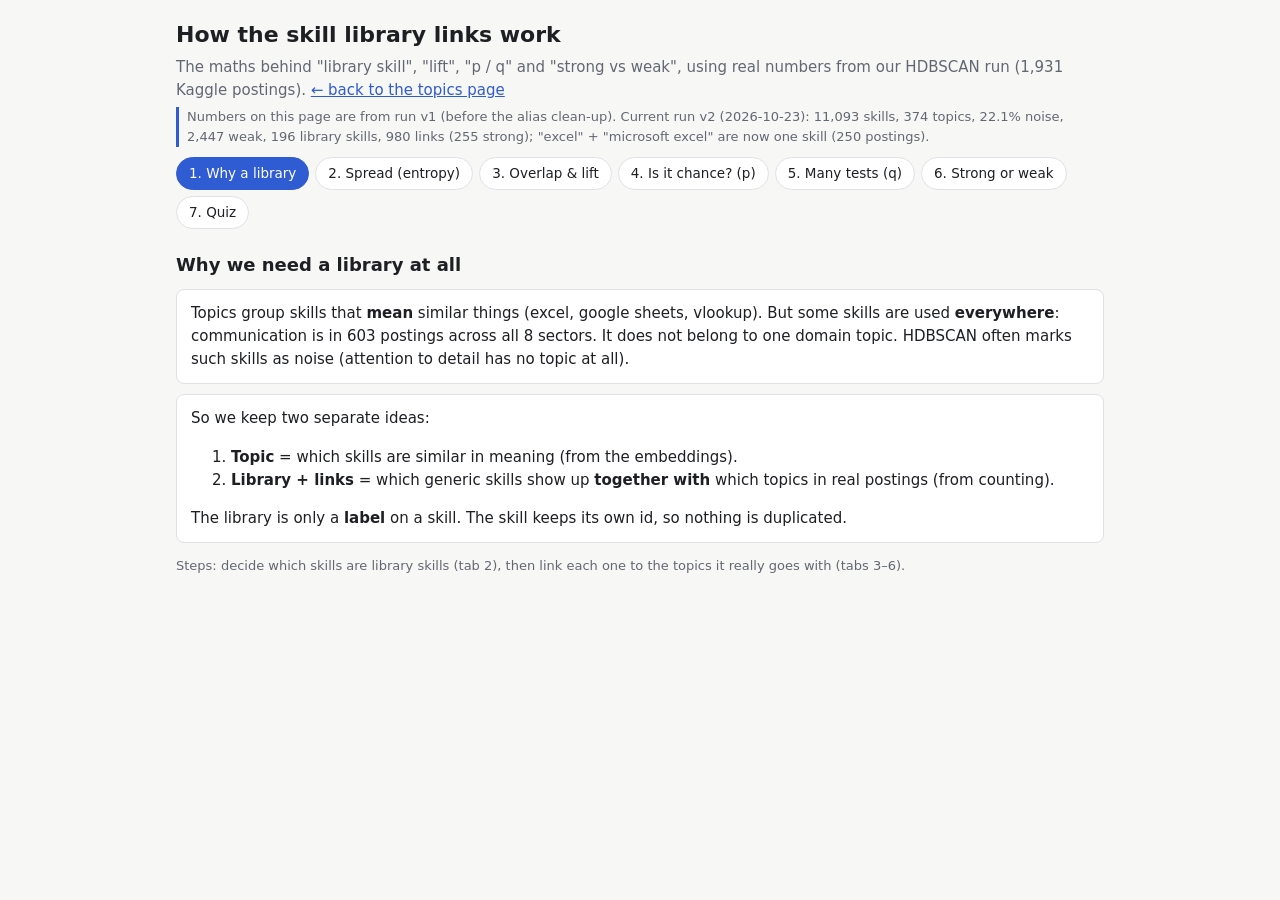
<file: learn/library-links.html>
<!doctype html>
<html lang="en">
<head>
<meta charset="utf-8">
<meta name="viewport" content="width=device-width, initial-scale=1">
<title>Library Links Explained</title>
<style>
:root {
  --bg: #f7f7f5; --panel: #ffffff; --text: #1d1f23; --muted: #626872; --line: #dfe1e5;
  --accent: #2f5bd3; --accent-soft: #e5ecfc; --ok: #1f7a4d; --ok-soft: #dff3e8;
  --bad: #a4301d; --bad-soft: #fbe3de; --mid: #8a5a00; --mid-soft: #fbefd6; --bar: #2a78d6; --hit: #eb6834;
  --radius: 8px; --font: system-ui, -apple-system, "Segoe UI", Roboto, sans-serif;
}
@media (prefers-color-scheme: dark) {
  :root:not([data-theme="light"]) {
    --bg: #15171a; --panel: #1d2024; --text: #e7e9ec; --muted: #9aa1ab; --line: #30343a;
    --accent: #8aa8ff; --accent-soft: #233056; --ok: #6fd49b; --ok-soft: #173326;
    --bad: #ff9a85; --bad-soft: #43221c; --mid: #f0c060; --mid-soft: #3a2e12; --bar: #3987e5; --hit: #d95926;
  }
}
:root[data-theme="dark"] {
  --bg: #15171a; --panel: #1d2024; --text: #e7e9ec; --muted: #9aa1ab; --line: #30343a;
  --accent: #8aa8ff; --accent-soft: #233056; --ok: #6fd49b; --ok-soft: #173326;
  --bad: #ff9a85; --bad-soft: #43221c; --mid: #f0c060; --mid-soft: #3a2e12; --bar: #3987e5; --hit: #d95926;
}
* { box-sizing: border-box; }
body { margin: 0; background: var(--bg); color: var(--text); font: 15px/1.55 var(--font); }
header, nav, main { max-width: 960px; margin: 0 auto; padding-left: 16px; padding-right: 16px; }
header { padding-top: 18px; } header h1 { margin: 0; font-size: 22px; } header p { margin: 4px 0 0; color: var(--muted); }
a { color: var(--accent); }
nav { display: flex; flex-wrap: wrap; gap: 6px; padding-top: 10px; padding-bottom: 10px; }
nav button, .btn { font: inherit; font-size: 13.5px; border: 1px solid var(--line); background: var(--panel); color: var(--text);
  border-radius: 999px; padding: 5px 12px; cursor: pointer; }
nav button[aria-selected="true"], .btn[aria-pressed="true"] { background: var(--accent); border-color: var(--accent); color: #fff; }
main { padding-bottom: 40px; } section[hidden] { display: none; }
h2 { font-size: 18px; margin: 12px 0 6px; } h3 { font-size: 15px; margin: 14px 0 4px; }
.box { background: var(--panel); border: 1px solid var(--line); border-radius: var(--radius); padding: 12px 14px; margin: 10px 0; }
.muted { color: var(--muted); font-size: 13px; }
.term { border-bottom: 1px dotted var(--muted); cursor: help; }
.row { display: flex; flex-wrap: wrap; gap: 8px; align-items: center; }
input[type=number] { font: inherit; width: 70px; padding: 3px 6px; border-radius: 6px; border: 1px solid var(--line); background: var(--bg); color: var(--text); }
.big { font-size: 22px; font-weight: 700; }
.tag { display: inline-block; font-size: 12px; font-weight: 650; border-radius: 999px; padding: 1px 8px; }
.t-ok { color: var(--ok); background: var(--ok-soft); } .t-bad { color: var(--bad); background: var(--bad-soft); } .t-mid { color: var(--mid); background: var(--mid-soft); }
.grid8 { display: grid; grid-template-columns: repeat(4, minmax(0, 1fr)); gap: 6px; }
@media (max-width: 560px) { .grid8 { grid-template-columns: repeat(2, minmax(0, 1fr)); } }
.grid8 label { font-size: 12.5px; display: flex; flex-direction: column; gap: 2px; }
.sbar { display: flex; height: 18px; border-radius: 4px; overflow: hidden; margin: 8px 0; gap: 2px; }
.sbar span { background: var(--bar); transition: flex-grow .5s; min-width: 0; }
.kv { display: grid; grid-template-columns: max-content 1fr; gap: 4px 12px; font-size: 14px; }
.kv b { font-variant-numeric: tabular-nums; }
svg text { fill: var(--text); font: 11px var(--font); }
table { border-collapse: collapse; width: 100%; font-size: 13.5px; background: var(--panel); }
th, td { border-bottom: 1px solid var(--line); padding: 6px 8px; text-align: left; font-variant-numeric: tabular-nums; }
th { color: var(--muted); font-weight: 600; font-size: 12.5px; }
tr.pass td { background: var(--ok-soft); } tr.naive td:first-child { box-shadow: inset 3px 0 0 var(--mid); }
.tw { overflow-x: auto; }
.quiz .opts { display: flex; flex-wrap: wrap; gap: 6px; margin-top: 4px; }
.quiz button { font: inherit; font-size: 13px; border: 1px solid var(--line); background: var(--panel); color: var(--text); border-radius: 6px; padding: 5px 10px; cursor: pointer; }
.quiz button.right { border-color: var(--ok); background: var(--ok-soft); } .quiz button.wrong { border-color: var(--bad); background: var(--bad-soft); }
</style>
</head>
<body>
<header>
  <h1>How the skill library links work</h1>
  <p>The maths behind "library skill", "lift", "p / q" and "strong vs weak", using real numbers from our HDBSCAN run
    (1,931 Kaggle postings). <a href="/learn/cluster-topics.html#library">← back to the topics page</a></p>
<p class="muted" style="border-left:3px solid var(--accent);padding-left:8px">Numbers on this page are from run v1 (before the alias clean-up). Current run v2 (2026-10-23): 11,093 skills, 374 topics, 22.1% noise, 2,447 weak, 196 library skills, 980 links (255 strong); "excel" + "microsoft excel" are now one skill (250 postings).</p>
</header>
<nav role="tablist">
  <button data-tab="why">1. Why a library</button>
  <button data-tab="spread">2. Spread (entropy)</button>
  <button data-tab="lift">3. Overlap &amp; lift</button>
  <button data-tab="p">4. Is it chance? (p)</button>
  <button data-tab="fdr">5. Many tests (q)</button>
  <button data-tab="strong">6. Strong or weak</button>
  <button data-tab="quiz">7. Quiz</button>
</nav>
<main>

<section id="tab-why">
  <h2>Why we need a library at all</h2>
  <div class="box">Topics group skills that <b>mean</b> similar things (excel, google sheets, vlookup). But some skills are used
    <b>everywhere</b>: communication is in 603 postings across all 8 sectors. It does not belong to one domain topic.
    HDBSCAN often marks such skills as noise (attention to detail has no topic at all).</div>
  <div class="box">So we keep two separate ideas:
    <ol>
      <li><b>Topic</b> = which skills are similar in meaning (from the embeddings).</li>
      <li><b>Library + links</b> = which generic skills show up <b>together with</b> which topics in real postings (from counting).</li>
    </ol>
    The library is only a <b>label</b> on a skill. The skill keeps its own id, so nothing is duplicated.</div>
  <p class="muted">Steps: decide which skills are library skills (tab 2), then link each one to the topics it really goes with (tabs 3–6).</p>
</section>

<section id="tab-spread" hidden>
  <h2>Is a skill spread across sectors?</h2>
  <p>Each posting has a sector (its first LinkedIn job function, grouped into 8). For a skill, we count its postings per sector.
    <span class="term" title="A measure of how evenly something is spread. We divide by ln 8 so the result is 0 to 1.">Entropy</span>
    turns that into one number: <b>0</b> = all in one sector, <b>1</b> = perfectly even over all 8.</p>
  <div class="row"><span class="muted">Load an example:</span>
    <button class="btn" data-ex="comm">communication (real)</button>
    <button class="btn" data-ex="nurse">a nursing-only skill</button>
    <button class="btn" data-ex="few">too few postings</button></div>
  <div class="box">
    <div class="grid8" id="sectors"></div>
    <div class="sbar" id="sbar" aria-hidden="true"></div>
    <div class="kv" id="spread-out"></div>
  </div>
  <p class="muted">Rule library-v1 (fixed before looking at results): ≥ 5 postings, ≥ 4 of 8 sectors, top sector ≤ 50%.
    Confirmed = ≥ 10 postings. "Mixed" and unknown-sector postings count as postings but not in the spread
    (communication: 126 Mixed + 14 unknown on top of the 463 shown). Real values: communication entropy 0.93, attention to detail 0.96, excel 0.90.</p>
</section>

<section id="tab-lift" hidden>
  <h2>Do a skill and a topic appear together more than expected?</h2>
  <p>Pick a real pair. We count postings that mention the library skill, postings that mention <b>any</b> skill of the topic,
    and postings that have <b>both</b>.</p>
  <div class="row" id="pairs"></div>
  <div class="box">
    <svg id="venn" viewBox="0 0 520 170" width="100%" role="img" aria-label="Overlap of two posting sets"></svg>
    <div class="kv" id="lift-out"></div>
  </div>
  <div class="box"><b>Lift</b> = observed ÷ expected. Expected = (skill postings × topic postings) ÷ all postings, i.e. how many
    shared postings you would get if the two had nothing to do with each other. Lift 1 = no link; lift 4 = four times more often than chance.</div>
</section>

<section id="tab-p" hidden>
  <h2>Could the overlap be luck? (hypergeometric test)</h2>
  <p>Think of the 1,931 postings as balls in a bag. The topic's postings are coloured. The skill's postings are a handful we draw.
    The <span class="term" title="The exact probability of drawing k coloured balls when you draw n balls without putting them back.">hypergeometric distribution</span>
    says how many coloured balls a random handful would contain.</p>
  <div class="row" id="pairs-p"></div>
  <div class="box">
    <svg id="pmf" viewBox="0 0 560 200" width="100%" role="img" aria-label="Chance distribution of the overlap"></svg>
    <div class="row"><label>Try another observed overlap: <input type="number" id="obs" min="0"></label></div>
    <div class="kv" id="p-out"></div>
  </div>
  <p class="muted">Blue bars = what chance gives. Orange bar = what we saw. p = the chance of seeing this many or more by luck.</p>
</section>

<section id="tab-fdr" hidden>
  <h2>We ran 67,501 tests. Some small p-values are luck.</h2>
  <p>197 library skills × 388 topics (minus excluded ones) = <b>67,501 pairs</b>. With the usual cut p &lt; 0.05,
    about <b>3,375</b> pairs would pass by pure luck. Benjamini–Hochberg (BH) fixes this: it controls the
    <span class="term" title="False discovery rate: among the links we call real, the expected share that are false.">false discovery rate</span>.</p>
  <div class="box">
    <b>How BH works</b> (here with 12 example p-values, m = 12):
    <ol><li>Sort the p-values from small to large.</li><li>Give each a rank i = 1, 2, 3 …</li>
      <li>Its <b>q-value</b> ≈ p × m ÷ i (made non-decreasing).</li><li>Keep the ones with q &lt; 0.05.</li></ol>
    <div class="row"><button class="btn" id="fdr-shuffle">New random p-values</button></div>
    <div class="tw"><table><thead><tr><th>rank i</th><th>p</th><th>q = p·m/i</th><th>p &lt; 0.05?</th><th>q &lt; 0.05?</th></tr></thead><tbody id="fdr-rows"></tbody></table></div>
    <p class="muted" id="fdr-note"></p>
  </div>
</section>

<section id="tab-strong" hidden>
  <h2>Strong or weak: three checks, all must pass</h2>
  <div class="box"><b>Strong link</b> = ≥ 5 shared postings <b>and</b> lift ≥ 1.5 <b>and</b> q &lt; 0.05. Otherwise weak.
    Weak links are kept (thin lines on the Skill map), but are not claimed as real.</div>
  <div class="tw"><table><thead><tr><th>Pair (real)</th><th>shared</th><th>lift</th><th>q</th><th>Result</th><th>Why</th></tr></thead><tbody id="strong-rows"></tbody></table></div>
  <h3>Try it</h3>
  <div class="box row">
    <label>shared <input type="number" id="s-n" value="14"></label>
    <label>lift <input type="number" id="s-l" value="2.04" step="0.1"></label>
    <label>q <input type="number" id="s-q" value="0.153" step="0.01"></label>
    <span id="s-out"></span>
  </div>
  <p class="muted">Result: 985 links kept (top links per skill), 272 strong. Library skills and transversal topics (45 soft-skill topics)
    are not link targets, and a skill is never linked to its own topic.</p>
</section>

<section id="tab-quiz" hidden>
  <h2>Quick check</h2>
  <div class="quiz" id="quiz"></div>
</section>
</main>

<script>
const $ = (s) => document.querySelector(s);
const N = 1931;
// real pairs from canonical/library_hdbscan/library_links.csv (+ set sizes recomputed from prepared_mentions.csv)
const PAIRS = [
  { s: "excel", t: "accounts payable / receivable", sp: 191, gp: 41, both: 18, q: 1.73e-5 },
  { s: "attention to detail", t: "editing / proofreading", sp: 359, gp: 52, both: 25, q: 6.75e-4 },
  { s: "communication", t: "strategic planning / business development", sp: 603, gp: 99, both: 48, q: 0.0306 },
  { s: "communication", t: "relationship building / management", sp: 603, gp: 220, both: 98, q: 0.00295 },
  { s: "communication", t: "partnership management", sp: 603, gp: 22, both: 14, q: 0.153 },
];

// ---------- tabs ----------
function show(tab) {
  if (!document.getElementById("tab-" + tab)) tab = "why";
  document.querySelectorAll("nav button").forEach((b) => b.setAttribute("aria-selected", String(b.dataset.tab === tab)));
  document.querySelectorAll("main > section").forEach((s) => (s.hidden = s.id !== "tab-" + tab));
}
document.querySelectorAll("nav button").forEach((b) => b.addEventListener("click", () => { history.replaceState(null, "", "#" + b.dataset.tab); show(b.dataset.tab); }));

// ---------- maths ----------
function lgamma(x) {  // Lanczos approximation, accurate to ~1e-10 for x > 0
  const g = 7, c = [0.99999999999980993, 676.5203681218851, -1259.1392167224028, 771.32342877765313, -176.61502916214059,
    12.507343278686905, -0.13857109526572012, 9.9843695780195716e-6, 1.5056327351493116e-7];
  if (x < 0.5) return Math.log(Math.PI / Math.sin(Math.PI * x)) - lgamma(1 - x);
  x -= 1; let a = c[0]; const t = x + g + 0.5;
  for (let i = 1; i < 9; i++) a += c[i] / (x + i);
  return 0.5 * Math.log(2 * Math.PI) + (x + 0.5) * Math.log(t) - t + Math.log(a);
}
const lchoose = (n, k) => lgamma(n + 1) - lgamma(k + 1) - lgamma(n - k + 1);
const pmf = (k, Nn, K, n) => (k < Math.max(0, n - (Nn - K)) || k > Math.min(K, n)) ? 0 : Math.exp(lchoose(K, k) + lchoose(Nn - K, n - k) - lchoose(Nn, n));
function sf(k, Nn, K, n) { let s = 0; for (let j = Math.max(0, k); j <= Math.min(K, n); j++) s += pmf(j, Nn, K, n); return Math.min(1, s); }
const fmtP = (p) => (p < 1e-3 ? p.toExponential(2) : p.toFixed(4));

// ---------- 2. spread ----------
const SECT = ["IT", "Health Care", "Engineering", "Sales + Marketing", "Finance + Acc.", "Management", "Legal", "Admin / HR / CS"];
const EXAMPLES = { comm: [48, 79, 48, 108, 52, 90, 9, 29], nurse: [0, 40, 0, 0, 0, 2, 0, 1], few: [1, 0, 1, 0, 1, 0, 0, 0] };
$("#sectors").innerHTML = SECT.map((s, i) => `<label>${s}<input type="number" min="0" value="0" data-i="${i}"></label>`).join("");
const sIn = [...document.querySelectorAll("#sectors input")];
function spread() {
  const c = sIn.map((x) => Math.max(0, +x.value || 0)), tot = c.reduce((a, b) => a + b, 0);
  const pr = c.map((x) => (tot ? x / tot : 0)), H = -pr.filter((p) => p > 0).reduce((a, p) => a + p * Math.log(p), 0) / Math.log(8);
  const nS = c.filter((x) => x > 0).length, top = Math.max(...pr);
  $("#sbar").innerHTML = c.map((x) => `<span style="flex-grow:${x || 0.0001}" title="${x}"></span>`).join("");
  const fails = [tot < 5 && "fewer than 5 postings", nS < 4 && "fewer than 4 sectors", top > 0.5 && "top sector over 50%"].filter(Boolean);
  $("#spread-out").innerHTML = `<span>postings</span><b>${tot}</b><span>sectors used</span><b>${nS} of 8</b>`
    + `<span>top sector share</span><b>${(top * 100).toFixed(0)}%</b><span>entropy (0–1)</span><b>${H.toFixed(2)}</b>`
    + `<span>verdict</span><span>${fails.length ? `<span class="tag t-bad">not library</span> ${fails.join(", ")}` : `<span class="tag t-ok">library · ${tot >= 10 ? "confirmed" : "candidate"}</span>`}</span>`;
}
sIn.forEach((x) => x.addEventListener("input", spread));
document.querySelectorAll("[data-ex]").forEach((b) => b.addEventListener("click", () => { EXAMPLES[b.dataset.ex].forEach((v, i) => (sIn[i].value = v)); spread(); }));
EXAMPLES.comm.forEach((v, i) => (sIn[i].value = v)); spread();

// ---------- 3. lift ----------
const pairBtns = (el, fn) => { el.innerHTML = PAIRS.map((p, i) => `<button class="btn" data-i="${i}">${p.s} → ${p.t}</button>`).join("");
  el.querySelectorAll("button").forEach((b) => b.addEventListener("click", () => { el.querySelectorAll("button").forEach((x) => x.setAttribute("aria-pressed", String(x === b))); fn(PAIRS[+b.dataset.i]); }));
  el.querySelector("button").click(); };
function venn(p) {
  const r1 = 30 + 50 * Math.sqrt(p.sp / 603), r2 = 30 + 50 * Math.sqrt(p.gp / 603), ov = 18 + 40 * Math.min(1, p.both / Math.min(p.sp, p.gp));
  const x1 = 200, x2 = x1 + r1 + r2 - ov;
  $("#venn").innerHTML = `<circle cx="${x1}" cy="85" r="${r1}" fill="var(--bar)" fill-opacity=".25" stroke="var(--bar)"/>`
    + `<circle cx="${x2}" cy="85" r="${r2}" fill="var(--hit)" fill-opacity=".25" stroke="var(--hit)"/>`
    + `<text x="${x1 - r1 / 2}" y="88" text-anchor="middle">${p.s}: ${p.sp}</text>`
    + `<text x="${x2 + r2 / 2}" y="88" text-anchor="middle">topic: ${p.gp}</text>`
    + `<text x="${(x1 + r1 + x2 - r2) / 2}" y="${85 - Math.min(r1, r2) - 6}" text-anchor="middle" font-weight="700">both: ${p.both}</text>`
    + `<text x="10" y="18">all postings N = ${N}</text>`;
  const exp = p.sp * p.gp / N;
  $("#lift-out").innerHTML = `<span>expected by chance</span><b>${p.sp} × ${p.gp} ÷ ${N} = ${exp.toFixed(1)}</b>`
    + `<span>observed</span><b>${p.both}</b><span>lift</span><b>${p.both} ÷ ${exp.toFixed(1)} = ${(p.both / exp).toFixed(2)}</b>`;
}
pairBtns($("#pairs"), venn);

// ---------- 4. p ----------
let curP = PAIRS[0];
function drawPmf() {
  const p = curP, obs = Math.max(0, +$("#obs").value || 0), hi = Math.max(obs + 3, Math.ceil(p.sp * p.gp / N * 3) + 2);
  const ks = Array.from({ length: hi + 1 }, (_, k) => k), ys = ks.map((k) => pmf(k, N, p.gp, p.sp)), ymax = Math.max(...ys);
  const W = 520, bw = W / ks.length;
  $("#pmf").innerHTML = ks.map((k, i) => { const h = 150 * ys[i] / ymax;
    return `<rect x="${30 + i * bw + 1}" y="${170 - h}" width="${Math.max(1, bw - 2)}" height="${Math.max(h, k === obs ? 2 : 0)}" rx="2" fill="${k === obs ? "var(--hit)" : "var(--bar)"}"><title>${k} shared: chance ${ys[i].toExponential(2)}</title></rect>`; }).join("")
    + `<line x1="30" y1="170" x2="${30 + W}" y2="170" stroke="var(--line)"/>`
    + ks.filter((k) => k % Math.ceil(ks.length / 12) === 0).map((k) => `<text x="${30 + k * bw + bw / 2}" y="186" text-anchor="middle">${k}</text>`).join("")
    + `<text x="${30 + obs * bw + bw / 2}" y="${170 - (150 * pmf(obs, N, p.gp, p.sp) / ymax) - 6}" text-anchor="middle" font-weight="700">seen: ${obs}</text>`;
  const pv = sf(obs, N, p.gp, p.sp);
  $("#p-out").innerHTML = `<span>draw (skill postings)</span><b>${p.sp}</b><span>coloured (topic postings)</span><b>${p.gp} of ${N}</b>`
    + `<span>expected</span><b>${(p.sp * p.gp / N).toFixed(1)}</b><span>p (≥ ${obs} by luck)</span><b>${fmtP(pv)}</b>`;
}
pairBtns($("#pairs-p"), (p) => { curP = p; $("#obs").value = p.both; drawPmf(); });
$("#obs").addEventListener("input", drawPmf);

// ---------- 5. BH ----------
let seed = 3; const rnd = () => ((seed = (seed * 16807) % 2147483647) / 2147483647);
function fdr() {
  const m = 12, ps = Array.from({ length: m }, (_, i) => (i < 4 ? rnd() * 0.004 : rnd() < 0.3 ? rnd() * 0.06 : rnd())).sort((a, b) => a - b);
  const q = ps.map((p, i) => p * m / (i + 1));
  for (let i = m - 2; i >= 0; i--) q[i] = Math.min(q[i], q[i + 1]);
  $("#fdr-rows").innerHTML = ps.map((p, i) => `<tr class="${q[i] < 0.05 ? "pass" : p < 0.05 ? "naive" : ""}"><td>${i + 1}</td><td>${p.toFixed(4)}</td><td>${Math.min(1, q[i]).toFixed(4)}</td>`
    + `<td>${p < 0.05 ? "yes" : "no"}</td><td>${q[i] < 0.05 ? "<b>yes</b>" : "no"}</td></tr>`).join("");
  const naive = ps.filter((p) => p < 0.05).length, bh = q.filter((x) => x < 0.05).length;
  $("#fdr-note").textContent = `p < 0.05 keeps ${naive}; BH keeps ${bh}. Green rows survive BH; rows with an amber edge pass p but not q (likely luck).`;
}
$("#fdr-shuffle").addEventListener("click", fdr); fdr();

// ---------- 6. strong ----------
function verdict(n, l, q) {
  const why = [n < 5 && "fewer than 5 shared", l < 1.5 && "lift below 1.5", q >= 0.05 && "q not below 0.05"].filter(Boolean);
  return [why.length === 0, why.length ? why.join(", ") : "passes all three"];
}
$("#strong-rows").innerHTML = PAIRS.map((p) => { const lift = p.both * N / (p.sp * p.gp), [ok, why] = verdict(p.both, lift, p.q);
  return `<tr><td>${p.s} → ${p.t}</td><td>${p.both}</td><td>${lift.toFixed(2)}</td><td>${fmtP(p.q)}</td><td>${ok ? '<span class="tag t-ok">strong</span>' : '<span class="tag t-mid">weak</span>'}</td><td class="muted">${why}</td></tr>`; }).join("");
function tryStrong() { const [ok, why] = verdict(+$("#s-n").value, +$("#s-l").value, +$("#s-q").value);
  $("#s-out").innerHTML = `${ok ? '<span class="tag t-ok">strong</span>' : '<span class="tag t-mid">weak</span>'} <span class="muted">${why}</span>`; }
["#s-n", "#s-l", "#s-q"].forEach((id) => $(id).addEventListener("input", tryStrong)); tryStrong();

// ---------- 7. quiz ----------
const QUIZ = [
  ["excel is in 191 postings, the AP topic in 41, N = 1,931. About how many shared postings would chance give?", ["about 4", "about 18", "about 41"], 0, "191 × 41 ÷ 1931 ≈ 4.1. We saw 18, so lift ≈ 4.4."],
  ["communication → relationship building has q = 0.003 but is weak. Why?", ["Too few shared postings", "Lift 1.43 is below 1.5", "q is too high"], 1, "Lots of shared postings and a tiny q, but only 1.4× chance. Communication is in so many postings that it overlaps with everything a bit."],
  ["Why not just use p < 0.05?", ["p is always wrong", "With 67,501 tests, about 3,375 would pass by luck", "BH makes links stronger"], 1, "BH (q) keeps the share of false links under control."],
  ["A skill is in 80 postings, 7 sectors, but 62% are in IT. Library?", ["Yes, confirmed", "No: top sector over 50%", "Yes, candidate"], 1, "Rule 3: no single sector may own more than 50%."],
];
$("#quiz").innerHTML = QUIZ.map((q, i) => `<div class="box" data-i="${i}"><b>${i + 1}. ${q[0]}</b><div class="opts">${q[1].map((o, j) => `<button data-j="${j}">${o}</button>`).join("")}</div><div class="muted" hidden>${q[3]}</div></div>`).join("");
document.querySelectorAll("#quiz .box").forEach((box) => box.querySelectorAll("button").forEach((b) => b.addEventListener("click", () => {
  const q = QUIZ[+box.dataset.i], ok = +b.dataset.j === q[2];
  box.querySelectorAll("button").forEach((x) => x.classList.remove("right", "wrong"));
  b.classList.add(ok ? "right" : "wrong"); if (!ok) box.querySelectorAll("button")[q[2]].classList.add("right");
  box.querySelector(".muted").hidden = false;
})));

show(location.hash.slice(1) || "why");
</script>
</body>
</html>
</file>
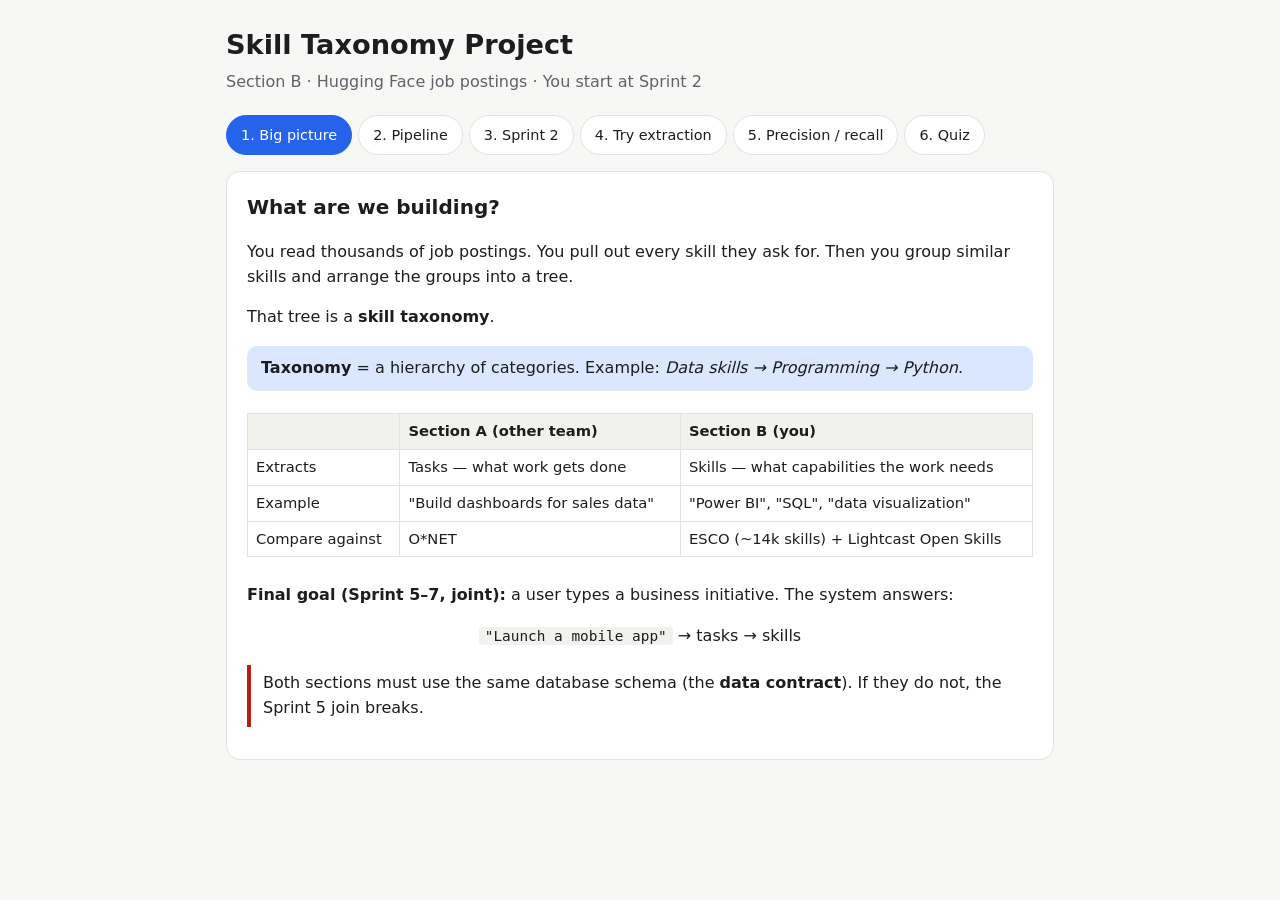
<file: learn/skill-taxonomy-project.html>
<!doctype html>
<html lang="en">
<head>
<meta charset="utf-8">
<meta name="viewport" content="width=device-width, initial-scale=1">
<title>Skill Taxonomy Project</title>
<style>
  :root {
    --bg: #f7f7f5; --card: #ffffff; --text: #1d1d1f; --muted: #5f6368;
    --accent: #2563eb; --accent-soft: #dbe7ff; --good: #15803d; --bad: #b91c1c;
    --border: #e2e2de; --code: #f1f1ee;
  }
  @media (prefers-color-scheme: dark) {
    :root {
      --bg: #141416; --card: #1e1e22; --text: #ececf1; --muted: #a0a0aa;
      --accent: #6ea0ff; --accent-soft: #23314f; --good: #4ade80; --bad: #f87171;
      --border: #33333a; --code: #2a2a30;
    }
  }
  * { box-sizing: border-box; }
  body { margin: 0; background: var(--bg); color: var(--text);
    font: 16px/1.55 system-ui, -apple-system, "Segoe UI", sans-serif; }
  main { max-width: 860px; margin: 0 auto; padding: 24px 16px 64px; }
  h1 { font-size: 1.7rem; margin: 0 0 4px; }
  .sub { color: var(--muted); margin: 0 0 20px; }
  .tabs { display: flex; flex-wrap: wrap; gap: 6px; margin-bottom: 16px; }
  .tabs button { border: 1px solid var(--border); background: var(--card); color: var(--text);
    padding: 8px 14px; border-radius: 999px; cursor: pointer; font: inherit; font-size: .9rem; }
  .tabs button.on { background: var(--accent); border-color: var(--accent); color: #fff; }
  .panel { display: none; background: var(--card); border: 1px solid var(--border);
    border-radius: 14px; padding: 20px; }
  .panel.on { display: block; animation: fade .25s ease; }
  @keyframes fade { from { opacity: 0; transform: translateY(4px); } to { opacity: 1; } }
  h2 { margin-top: 0; font-size: 1.25rem; }
  .note { background: var(--accent-soft); border-radius: 10px; padding: 10px 14px; margin: 12px 0; }
  .warn { border-left: 4px solid var(--bad); padding: 6px 12px; margin: 12px 0; }
  code { background: var(--code); padding: 1px 6px; border-radius: 4px; font-size: .9em; }
  table { border-collapse: collapse; width: 100%; font-size: .92rem; margin: 10px 0; }
  th, td { border: 1px solid var(--border); padding: 6px 8px; text-align: left; vertical-align: top; }
  th { background: var(--code); }
  .tablewrap { overflow-x: auto; }
  /* pipeline */
  svg { width: 100%; height: auto; display: block; }
  .node rect { fill: var(--card); stroke: var(--border); stroke-width: 2; cursor: pointer; transition: .2s; }
  .node text { fill: var(--text); font-size: 13px; pointer-events: none; }
  .node.now rect { stroke: var(--accent); stroke-width: 3; }
  .node.sel rect { fill: var(--accent-soft); stroke: var(--accent); }
  .arrow { stroke: var(--muted); stroke-width: 2; fill: none; marker-end: url(#ah); }
  .flow { stroke: var(--accent); stroke-width: 3; fill: none; stroke-dasharray: 6 10;
    animation: dash 1.2s linear infinite; }
  @keyframes dash { to { stroke-dashoffset: -16; } }
  #stageInfo { min-height: 90px; }
  /* extraction demo */
  .posting { background: var(--code); border-radius: 10px; padding: 12px 14px; font-size: .93rem; }
  .posting span.hl { cursor: pointer; border-bottom: 2px dashed var(--accent); }
  .posting span.hl.done { background: var(--accent-soft); border-bottom-style: solid; }
  .chips { display: flex; flex-wrap: wrap; gap: 6px; margin-top: 10px; min-height: 34px; }
  .chip { background: var(--accent); color: #fff; border-radius: 999px; padding: 4px 12px; font-size: .85rem;
    animation: fade .25s ease; }
  .steps { counter-reset: s; list-style: none; padding: 0; }
  .steps li { counter-increment: s; border: 1px solid var(--border); border-radius: 10px;
    padding: 10px 14px 10px 48px; margin: 8px 0; position: relative; cursor: pointer; }
  .steps li::before { content: counter(s); position: absolute; left: 12px; top: 10px; width: 24px; height: 24px;
    border-radius: 50%; background: var(--accent); color: #fff; text-align: center; font-size: .85rem; line-height: 24px; }
  .steps li .more { display: none; color: var(--muted); margin-top: 6px; font-size: .93rem; }
  .steps li.open .more { display: block; }
  /* precision recall */
  .pr { display: grid; grid-template-columns: repeat(auto-fit, minmax(220px, 1fr)); gap: 12px; }
  .box { border: 1px solid var(--border); border-radius: 10px; padding: 12px; }
  .big { font-size: 1.8rem; font-weight: 700; color: var(--accent); }
  input[type=range] { width: 100%; }
  /* quiz */
  .q { margin: 14px 0; }
  .q button { display: block; width: 100%; text-align: left; margin: 6px 0; padding: 8px 12px; font: inherit;
    border: 1px solid var(--border); background: var(--card); color: var(--text); border-radius: 8px; cursor: pointer; }
  .q button.right { border-color: var(--good); color: var(--good); }
  .q button.wrong { border-color: var(--bad); color: var(--bad); }
  .fb { font-size: .9rem; color: var(--muted); min-height: 1.2em; }
</style>
</head>
<body>
<main>
  <h1>Skill Taxonomy Project</h1>
  <p class="sub">Section B · Hugging Face job postings · You start at Sprint 2</p>

  <div class="tabs" id="tabs">
    <button data-p="big" class="on">1. Big picture</button>
    <button data-p="pipe">2. Pipeline</button>
    <button data-p="s2">3. Sprint 2</button>
    <button data-p="demo">4. Try extraction</button>
    <button data-p="pr">5. Precision / recall</button>
    <button data-p="quiz">6. Quiz</button>
  </div>

  <!-- 1 -->
  <section class="panel on" id="big">
    <h2>What are we building?</h2>
    <p>You read thousands of job postings. You pull out every skill they ask for. Then you group similar skills and arrange the groups into a tree.</p>
    <p>That tree is a <b>skill taxonomy</b>.</p>
    <div class="note"><b>Taxonomy</b> = a hierarchy of categories. Example: <i>Data skills → Programming → Python</i>.</div>
    <div class="tablewrap"><table>
      <tr><th></th><th>Section A (other team)</th><th>Section B (you)</th></tr>
      <tr><td>Extracts</td><td>Tasks — what work gets done</td><td>Skills — what capabilities the work needs</td></tr>
      <tr><td>Example</td><td>"Build dashboards for sales data"</td><td>"Power BI", "SQL", "data visualization"</td></tr>
      <tr><td>Compare against</td><td>O*NET</td><td>ESCO (~14k skills) + Lightcast Open Skills</td></tr>
    </table></div>
    <p><b>Final goal (Sprint 5–7, joint):</b> a user types a business initiative. The system answers:</p>
    <p style="text-align:center"><code>"Launch a mobile app"</code> → tasks → skills</p>
    <div class="warn">Both sections must use the same database schema (the <b>data contract</b>). If they do not, the Sprint 5 join breaks.</div>
  </section>

  <!-- 2 -->
  <section class="panel" id="pipe">
    <h2>The pipeline — click each box</h2>
    <svg viewBox="0 0 820 130" id="pipeSvg" role="img" aria-label="Pipeline stages">
      <defs><marker id="ah" viewBox="0 0 10 10" refX="9" refY="5" markerWidth="7" markerHeight="7" orient="auto">
        <path d="M0,0 L10,5 L0,10 z" fill="currentColor" style="color:var(--muted)"/></marker></defs>
    </svg>
    <div id="stageInfo" class="note">Click a box to see what happens at that stage.</div>
    <p style="color:var(--muted);font-size:.9rem">Blue outline = where you are now (Sprint 2).</p>
  </section>

  <!-- 3 -->
  <section class="panel" id="s2">
    <h2>Sprint 2: Text Extraction (2 weeks)</h2>
    <p><b>Goal:</b> turn each posting into a list of <b>atomic skill statements</b>.</p>
    <div class="note"><b>Atomic</b> = one skill per statement. "Python and SQL" becomes two rows: "Python", "SQL".</div>
    <p>Click a step for details.</p>
    <ol class="steps">
      <li><b>Load the Hugging Face dataset</b> into a database.
        <div class="more">Sprint 1 was skipped, so do this first. Use SQLite (one file, no server). Store id, source, raw text. Also load ESCO and Lightcast for later.</div></li>
      <li><b>Agree the schema</b> with Section A.
        <div class="more">At minimum: <code>postings</code> and <code>statements</code> tables. Statements need a <code>kind</code> column = "skill" for you, "task" for them.</div></li>
      <li><b>Choose an extraction method</b> and justify it.
        <div class="more">Options: rules (find the "Requirements" section), NLP (spaCy, SkillNer), or an LLM (Gemini free tier). A common choice: section parsing to find the requirements, then an LLM to split them into atomic skills.</div></li>
      <li><b>Add caching and rate-limit handling</b> (if you use an LLM).
        <div class="more"><b>Caching</b> = save each LLM answer to disk. A re-run reads the file and costs nothing. <b>Rate limit</b> = the free tier allows only N calls per minute; wait and retry when you hit it.</div></li>
      <li><b>Hand-label 100 postings.</b>
        <div class="more">A human writes the "correct" skill list for 100 postings. This is the <b>gold set</b>. Split the work across team members.</div></li>
      <li><b>Measure precision and recall</b> against the gold set.
        <div class="more">See tab 5. These two numbers go in your extraction quality report.</div></li>
    </ol>
    <h3>Deliverables</h3>
    <ul>
      <li><code>statements</code> table in the shared database</li>
      <li>Extraction quality report (method, precision, recall, token usage, prompts used)</li>
    </ul>
    <h3>Example <code>statements</code> table</h3>
    <div class="tablewrap"><table>
      <tr><th>statement_id</th><th>posting_id</th><th>kind</th><th>text</th><th>method</th></tr>
      <tr><td>1</td><td>hf_00042</td><td>skill</td><td>Python</td><td>gemini-flash</td></tr>
      <tr><td>2</td><td>hf_00042</td><td>skill</td><td>SQL</td><td>gemini-flash</td></tr>
      <tr><td>3</td><td>hf_00042</td><td>skill</td><td>stakeholder communication</td><td>gemini-flash</td></tr>
    </table></div>
  </section>

  <!-- 4 -->
  <section class="panel" id="demo">
    <h2>Try it: you are the extractor</h2>
    <p>Click each skill you find in this posting. Each click makes one atomic statement.</p>
    <div class="posting" id="posting">
      We are hiring a Data Analyst. You will build weekly reports for the sales team.
      Requirements: 3+ years of <span class="hl" data-s="SQL">SQL</span> and
      <span class="hl" data-s="Python">Python</span>; experience with
      <span class="hl" data-s="Tableau">Tableau</span> or <span class="hl" data-s="Power BI">Power BI</span>;
      strong <span class="hl" data-s="written communication">written communication</span>;
      knowledge of <span class="hl" data-s="statistics">statistics</span>. Bachelor's degree preferred.
    </div>
    <div class="chips" id="chips"></div>
    <p id="demoMsg" class="fb"></p>
    <div class="note">Notice: "build weekly reports" is a <b>task</b> (Section A). "Bachelor's degree" is a qualification, not a skill. Your team must decide rules like this and write them down.</div>
  </section>

  <!-- 5 -->
  <section class="panel" id="pr">
    <h2>Precision and recall</h2>
    <p>Say the gold set has <b>10</b> true skills for a posting. Move the sliders.</p>
    <label>Skills your extractor output: <b id="outV">8</b></label>
    <input type="range" id="out" min="1" max="15" value="8">
    <label>Of those, correct: <b id="corV">6</b></label>
    <input type="range" id="cor" min="0" max="8" value="6">
    <div class="pr" style="margin-top:12px">
      <div class="box"><div>Precision</div><div class="big" id="pV">75%</div>
        <div class="fb">correct ÷ output. "How much of what I found is right?"</div></div>
      <div class="box"><div>Recall</div><div class="big" id="rV">60%</div>
        <div class="fb">correct ÷ gold (10). "How much of the truth did I find?"</div></div>
    </div>
    <p id="prTip" class="fb"></p>
  </section>

  <!-- 6 -->
  <section class="panel" id="quiz">
    <h2>Quick check</h2>
    <div id="quizBox"></div>
  </section>
</main>

<script>
  // tabs
  document.getElementById('tabs').addEventListener('click', e => {
    const b = e.target.closest('button'); if (!b) return;
    document.querySelectorAll('.tabs button').forEach(x => x.classList.toggle('on', x === b));
    document.querySelectorAll('.panel').forEach(p => p.classList.toggle('on', p.id === b.dataset.p));
  });

  // pipeline
  const stages = [
    ['Postings', 'Sprint 1', 'Raw job postings from the Hugging Face dataset, loaded into a database. Each posting has an id, source, and raw text.'],
    ['Extract', 'Sprint 2', 'YOU ARE HERE. Pull atomic skill statements out of each posting. "SQL and Python" → "SQL", "Python".'],
    ['Embed', 'Sprint 3', 'Turn each skill into a vector (a list of numbers) so similar skills sit close together. "PyTorch" lands near "TensorFlow".'],
    ['Cluster', 'Sprint 3', 'Group nearby vectors into leaf topics, e.g. HDBSCAN or k-means. One cluster = one leaf skill topic.'],
    ['Label + tree', 'Sprint 4', 'Name each cluster ("Deep learning frameworks"), then build parent levels above it. Compare against ESCO and Lightcast.'],
    ['Map to tasks', 'Sprint 5+', 'Join with Section A: link task topics to skill topics. Then: initiative → tasks → skills demo.']
  ];
  const svg = document.getElementById('pipeSvg'), NS = 'http://www.w3.org/2000/svg';
  const w = 112, gap = 29, y = 35;
  stages.forEach((s, i) => {
    const x = 6 + i * (w + gap);
    if (i > 0) {
      const l = document.createElementNS(NS, 'line');
      l.setAttribute('x1', x - gap + 2); l.setAttribute('x2', x - 4);
      l.setAttribute('y1', y + 30); l.setAttribute('y2', y + 30);
      l.setAttribute('class', i === 1 ? 'flow' : 'arrow'); svg.appendChild(l);
    }
    const g = document.createElementNS(NS, 'g'); g.setAttribute('class', 'node' + (i === 1 ? ' now' : ''));
    g.setAttribute('tabindex', '0');
    g.innerHTML = `<rect x="${x}" y="${y}" width="${w}" height="60" rx="10"/>
      <text x="${x + w/2}" y="${y + 27}" text-anchor="middle" font-weight="600">${s[0]}</text>
      <text x="${x + w/2}" y="${y + 46}" text-anchor="middle" style="fill:var(--muted);font-size:11px">${s[1]}</text>`;
    const show = () => {
      svg.querySelectorAll('.node').forEach(n => n.classList.remove('sel')); g.classList.add('sel');
      document.getElementById('stageInfo').innerHTML = `<b>${s[0]} (${s[1]})</b><br>${s[2]}`;
    };
    g.addEventListener('click', show); g.addEventListener('keydown', e => { if (e.key === 'Enter') show(); });
    svg.appendChild(g);
  });

  // extraction demo
  const chips = document.getElementById('chips'), total = document.querySelectorAll('.posting .hl').length;
  document.getElementById('posting').addEventListener('click', e => {
    const h = e.target.closest('.hl'); if (!h || h.classList.contains('done')) return;
    h.classList.add('done');
    const c = document.createElement('span'); c.className = 'chip'; c.textContent = h.dataset.s; chips.appendChild(c);
    const n = chips.children.length;
    document.getElementById('demoMsg').textContent = n === total
      ? `Done: ${n} atomic skill statements from one posting. Your code must do this for every posting.`
      : `${n} of ${total} skills found.`;
  });

  // precision / recall
  const out = document.getElementById('out'), cor = document.getElementById('cor');
  function pr() {
    cor.max = Math.min(out.value, 10);
    if (+cor.value > +cor.max) cor.value = cor.max;
    const o = +out.value, c = +cor.value, p = Math.round(c / o * 100), r = Math.round(c / 10 * 100);
    document.getElementById('outV').textContent = o; document.getElementById('corV').textContent = c;
    document.getElementById('pV').textContent = p + '%'; document.getElementById('rV').textContent = r + '%';
    document.getElementById('prTip').textContent =
      p >= 80 && r < 60 ? 'High precision, low recall: the extractor is careful but misses skills.' :
      r >= 80 && p < 60 ? 'High recall, low precision: the extractor finds a lot but adds junk.' :
      p >= 80 && r >= 80 ? 'Both high: a good extractor.' : 'Try moving the sliders to the extremes.';
  }
  out.oninput = cor.oninput = pr; pr();

  // quiz
  const qs = [
    ['What does Section B extract from postings?', ['Tasks', 'Skills', 'Salaries'], 1, 'Section B builds the skill taxonomy.'],
    ['"Experience with Docker and Kubernetes" becomes how many atomic statements?', ['1', '2', '3'], 1, 'One skill per statement: Docker, Kubernetes.'],
    ['Why cache LLM responses?', ['To make output more accurate', 'So re-runs are free and stay under the quota', 'Because the course needs SQLite'], 1, 'A cached answer is read from disk, so no new API call.'],
    ['Your extractor finds 20 skills, 10 are correct. Precision?', ['50%', '20%', '100%'], 0, '10 ÷ 20 = 50%.'],
    ['Which reference taxonomy does Section B compare against?', ['O*NET tasks', 'ESCO and Lightcast', 'LinkedIn skills'], 1, 'And never scrape LinkedIn — it is not permitted.']
  ];
  const qb = document.getElementById('quizBox');
  qs.forEach(([q, opts, ans, why]) => {
    const d = document.createElement('div'); d.className = 'q';
    d.innerHTML = `<b>${q}</b>`;
    const fb = document.createElement('div'); fb.className = 'fb';
    opts.forEach((o, i) => {
      const b = document.createElement('button'); b.textContent = o;
      b.onclick = () => {
        d.querySelectorAll('button').forEach(x => x.classList.remove('right', 'wrong'));
        b.classList.add(i === ans ? 'right' : 'wrong');
        fb.textContent = (i === ans ? 'Correct. ' : 'Not quite. ') + why;
      };
      d.appendChild(b);
    });
    d.appendChild(fb); qb.appendChild(d);
  });
</script>
</body>
</html>
</file>
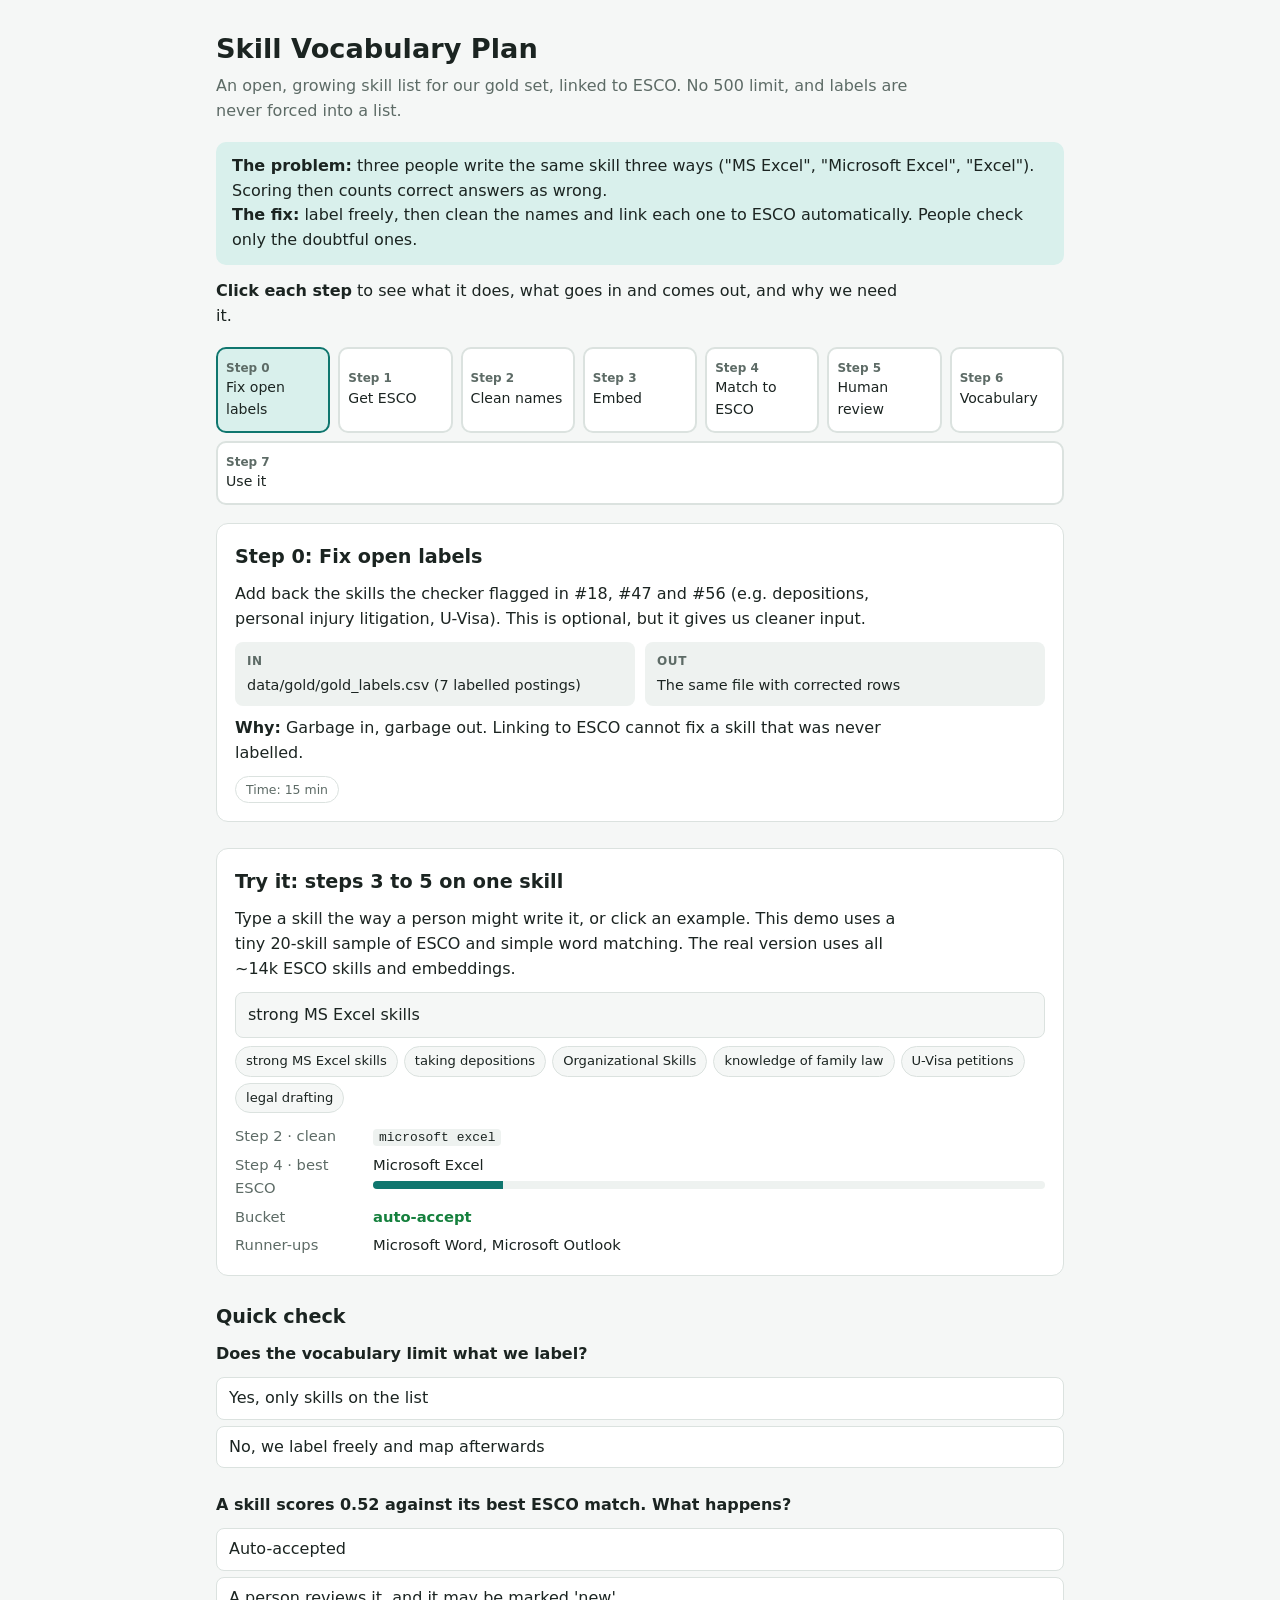
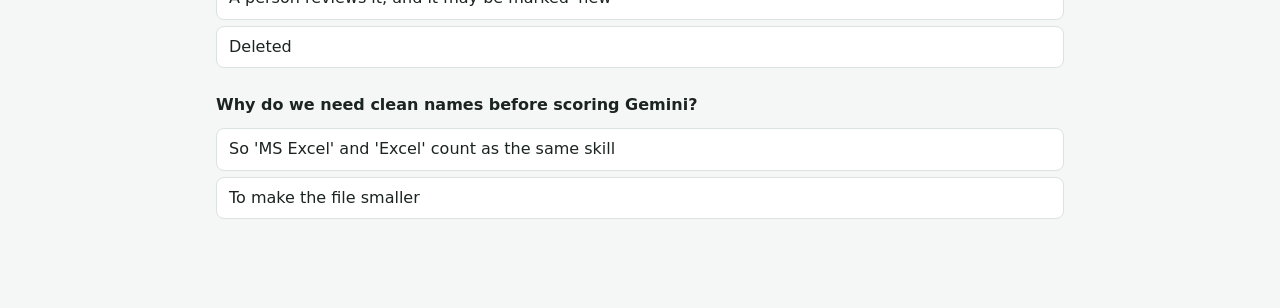
<file: learn/skill-vocabulary-plan.html>
<!doctype html>
<html lang="en">
<head>
<meta charset="utf-8">
<meta name="viewport" content="width=device-width, initial-scale=1">
<title>Skill Vocabulary Plan</title>
<style>
  :root {
    --bg: #f5f7f6; --card: #ffffff; --text: #1b2421; --muted: #5d6b66; --line: #dbe2df;
    --accent: #0f766e; --accent-soft: #d9f0ec; --warn: #b45309; --warn-soft: #fdf0dc;
    --bad: #b91c1c; --good: #15803d; --code: #eef2f0;
  }
  @media (prefers-color-scheme: dark) {
    :root:not([data-theme="light"]) {
      --bg: #121816; --card: #1a2220; --text: #e4ece9; --muted: #9db0a9; --line: #2c3834;
      --accent: #5eead4; --accent-soft: #163a35; --warn: #fbbf24; --warn-soft: #3a2e14;
      --bad: #f87171; --good: #4ade80; --code: #222c29; color-scheme: dark;
    }
  }
  :root[data-theme="dark"] {
    --bg: #121816; --card: #1a2220; --text: #e4ece9; --muted: #9db0a9; --line: #2c3834;
    --accent: #5eead4; --accent-soft: #163a35; --warn: #fbbf24; --warn-soft: #3a2e14;
    --bad: #f87171; --good: #4ade80; --code: #222c29; color-scheme: dark;
  }
  * { box-sizing: border-box; }
  body { margin: 0; background: var(--bg); color: var(--text); font: 16px/1.55 system-ui, "Segoe UI", sans-serif; }
  main { max-width: 880px; margin: 0 auto; padding-inline: 16px; padding-block: 28px 64px; }
  h1 { font-size: 1.7rem; margin: 0 0 4px; }
  h2 { font-size: 1.2rem; margin: 0 0 10px; }
  h3 { font-size: 1rem; margin: 14px 0 6px; }
  p { margin: 0 0 10px; max-width: 68ch; }
  .sub { color: var(--muted); margin-bottom: 18px; }
  code { background: var(--code); padding: 1px 6px; border-radius: 4px; font-size: .88em; }
  .why { background: var(--accent-soft); border-radius: 10px; padding: 12px 16px; margin: 14px 0; }
  .warn { background: var(--warn-soft); border-left: 4px solid var(--warn); border-radius: 0 8px 8px 0; padding: 10px 14px; margin: 12px 0; }
  /* flow */
  .flow { display: flex; flex-wrap: wrap; gap: 8px; margin: 18px 0; }
  .flow button { flex: 1 1 110px; min-width: 0; border: 2px solid var(--line); background: var(--card); color: var(--text);
    border-radius: 10px; padding: 10px 8px; font: inherit; font-size: .88rem; cursor: pointer; text-align: left; }
  .flow button b { display: block; font-size: .75rem; color: var(--muted); }
  .flow button.on { border-color: var(--accent); background: var(--accent-soft); }
  .flow button:focus-visible { outline: 3px solid var(--accent); outline-offset: 2px; }
  .panel { background: var(--card); border: 1px solid var(--line); border-radius: 12px; padding: 18px; }
  .panel[hidden] { display: none; }
  .io { display: grid; grid-template-columns: 1fr 1fr; gap: 10px; margin: 10px 0; }
  @media (max-width: 600px) { .io { grid-template-columns: 1fr; } }
  .io > div { background: var(--code); border-radius: 8px; padding: 10px 12px; min-width: 0; font-size: .9rem; }
  .io b { display: block; font-size: .75rem; text-transform: uppercase; letter-spacing: .05em; color: var(--muted); margin-bottom: 4px; }
  .meta { display: flex; flex-wrap: wrap; gap: 6px; margin-top: 10px; }
  .tag { font-size: .78rem; border: 1px solid var(--line); border-radius: 999px; padding: 3px 10px; color: var(--muted); }
  .tablewrap { overflow-x: auto; }
  table { border-collapse: collapse; width: 100%; font-size: .88rem; margin: 8px 0; }
  th, td { border-bottom: 1px solid var(--line); padding: 6px 8px; text-align: left; vertical-align: top; }
  th { font-size: .75rem; text-transform: uppercase; letter-spacing: .05em; color: var(--muted); }
  .st-ok { color: var(--good); font-weight: 600; } .st-rev { color: var(--warn); font-weight: 600; } .st-new { color: var(--bad); font-weight: 600; }
  /* try it */
  .try { margin-top: 26px; background: var(--card); border: 1px solid var(--line); border-radius: 12px; padding: 18px; }
  .try input { width: 100%; padding: 10px 12px; border: 1px solid var(--line); border-radius: 8px; font: inherit; background: var(--bg); color: var(--text); }
  .chips { display: flex; flex-wrap: wrap; gap: 6px; margin: 8px 0; }
  .chips button { border: 1px solid var(--line); background: var(--bg); color: var(--text); border-radius: 999px; padding: 4px 10px; font: inherit; font-size: .82rem; cursor: pointer; }
  .out { display: grid; gap: 6px; margin-top: 12px; font-size: .92rem; }
  .out div { display: grid; grid-template-columns: 130px 1fr; gap: 8px; }
  @media (max-width: 480px) { .out div { grid-template-columns: 1fr; } }
  .out span:first-child { color: var(--muted); }
  .bar { height: 8px; background: var(--code); border-radius: 4px; overflow: hidden; margin-top: 4px; }
  .bar i { display: block; height: 100%; background: var(--accent); transition: width .3s; }
  @media (prefers-reduced-motion: reduce) { .bar i { transition: none; } }
  .q { margin-top: 26px; }
  .q button.opt { display: block; width: 100%; text-align: left; margin: 6px 0; padding: 8px 12px; font: inherit;
    border: 1px solid var(--line); background: var(--card); color: var(--text); border-radius: 8px; cursor: pointer; }
  .q button.right { border-color: var(--good); color: var(--good); }
  .q button.wrong { border-color: var(--bad); color: var(--bad); }
  .fb { font-size: .9rem; color: var(--muted); min-height: 1.3em; }
</style>
</head>
<body>
<main>
  <h1>Skill Vocabulary Plan</h1>
  <p class="sub">An open, growing skill list for our gold set, linked to ESCO. No 500 limit, and labels are never forced into a list.</p>

  <div class="why">
    <b>The problem:</b> three people write the same skill three ways ("MS Excel", "Microsoft Excel", "Excel"). Scoring then counts correct answers as wrong.
    <br><b>The fix:</b> label freely, then clean the names and link each one to ESCO automatically. People check only the doubtful ones.
  </div>

  <p><b>Click each step</b> to see what it does, what goes in and comes out, and why we need it.</p>
  <div class="flow" id="flow" role="tablist"></div>
  <div id="panels"></div>

  <div class="try">
    <h2>Try it: steps 3 to 5 on one skill</h2>
    <p>Type a skill the way a person might write it, or click an example. This demo uses a tiny 20-skill sample of ESCO and simple word matching. The real version uses all ~14k ESCO skills and embeddings.</p>
    <input id="skillIn" type="text" value="strong MS Excel skills" aria-label="Skill to test">
    <div class="chips" id="examples"></div>
    <div class="out" id="out"></div>
  </div>

  <div class="q">
    <h2>Quick check</h2>
    <div id="quiz"></div>
  </div>
</main>

<script>
const steps = [
  { t: "Fix open labels", tag: "Step 0", time: "15 min",
    what: "Add back the skills the checker flagged in #18, #47 and #56 (e.g. depositions, personal injury litigation, U-Visa). This is optional, but it gives us cleaner input.",
    inp: "data/gold/gold_labels.csv (7 labelled postings)", out: "The same file with corrected rows",
    why: "Garbage in, garbage out. Linking to ESCO cannot fix a skill that was never labelled." },
  { t: "Get ESCO", tag: "Step 1", time: "10 min",
    what: "Download the official ESCO skills list (English CSV, free). It has about 14,000 skills. Each one has a preferred name, alternative names, a description, and a type (skill vs knowledge).",
    inp: "ESCO download portal (you may need to fill a short form)", out: "data/reference/esco_skills.parquet",
    why: "ESCO is Section B's reference standard. Using it now saves work in Sprint 4 and gives every skill a definition, so we do not need law knowledge." },
  { t: "Clean names", tag: "Step 2", time: "auto",
    what: "Apply simple rules to every gold skill: lowercase; remove filler words (skills, strong, proficiency in, knowledge of); unify spellings (MS → Microsoft); singular/plural.",
    inp: "Raw gold skills", out: "data/gold/skill_aliases.csv  (raw → clean name)",
    why: "'Organizational Skills' and 'organizational' become one entry. The alias table grows by itself, and anyone can add a row by hand." },
  { t: "Embed", tag: "Step 3", time: "auto, ~5 min",
    what: "Turn each clean skill and each ESCO name into a vector (a list of numbers that captures meaning). We use a free local model, all-MiniLM-L6-v2. No API calls and no cost.",
    inp: "Clean skills + ESCO names", out: "Vectors (cached on disk)",
    why: "Spelling match fails on 'taking depositions' vs 'conduct depositions'. Meaning match catches it." },
  { t: "Match to ESCO", tag: "Step 4", time: "auto",
    what: "For each skill, find the 3 closest ESCO skills and a similarity score from 0 to 1. Then sort it into one of three buckets: ≥ 0.80 auto-accept; 0.60–0.80 needs review; < 0.60 possibly a new skill.",
    inp: "Vectors", out: "Top-3 ESCO candidates + score per skill",
    why: "Most skills match clearly. People only look at the unclear ones, which saves time." },
  { t: "Human review", tag: "Step 5", time: "~20 min",
    what: "Open the review sheet. For each doubtful skill, pick one of: accept the top match, choose candidate 2 or 3, or mark it 'new' (not in ESCO).",
    inp: "data/gold/esco_review.csv", out: "Decisions saved in the same file",
    why: "The model proposes and a person decides. The report can say: 'X% matched automatically, Y% reviewed by hand'." },
  { t: "Vocabulary", tag: "Step 6", time: "auto",
    what: "Build the final sheet: one row per unique skill, with clean name, type, ESCO link, score, status (auto / reviewed / new), how many postings use it, and in which sectors.",
    inp: "Aliases + matches + review decisions", out: "data/gold/skill_vocabulary.csv",
    why: "This is your 'one single sheet' glossary, built from real data instead of a guessed top-500." },
  { t: "Use it", tag: "Step 7", time: "every run",
    what: "(a) Score Gemini against gold using clean names, so 'MS Excel' = 'Excel' counts as correct. (b) Run the same steps on Gemini output. (c) Report ESCO coverage and the share of 'new' skills. (d) Re-run after each batch of labels, and the sheet grows.",
    inp: "Gold labels + Gemini output", out: "Fairer precision/recall + coverage numbers for the report",
    why: "One tool serves three jobs: labeling consistency, fair scoring, and a head start on Sprint 4." },
];

const flow = document.getElementById('flow'), panels = document.getElementById('panels');
steps.forEach((s, i) => {
  const b = document.createElement('button');
  b.id = 'tab' + i; b.setAttribute('role', 'tab');
  b.innerHTML = `<b>${s.tag}</b>${s.t}`;
  b.onclick = () => show(i);
  flow.appendChild(b);
  const p = document.createElement('section');
  p.className = 'panel'; p.id = 'p' + i; p.hidden = true; p.setAttribute('role', 'tabpanel');
  p.innerHTML = `<h2>${s.tag}: ${s.t}</h2><p>${s.what}</p>
    <div class="io"><div><b>In</b>${s.inp}</div><div><b>Out</b>${s.out}</div></div>
    <p><b>Why:</b> ${s.why}</p>
    <div class="meta"><span class="tag">Time: ${s.time}</span>${i === 3 ? '<span class="tag">Needs: py -m pip install sentence-transformers (~500 MB once)</span>' : ''}${i === 1 ? '<span class="tag">If auto-download fails, you download it manually</span>' : ''}</div>
    ${i === 4 ? `<div class="tablewrap"><table><tr><th>Our skill</th><th>Best ESCO match</th><th>Score</th><th>Bucket</th></tr>
      <tr><td>Excel</td><td>Microsoft Excel</td><td>0.93</td><td class="st-ok">auto-accept</td></tr>
      <tr><td>depositions</td><td>conduct depositions</td><td>0.74</td><td class="st-rev">review</td></tr>
      <tr><td>U-Visa</td><td>immigration law</td><td>0.48</td><td class="st-new">maybe new</td></tr></table></div>
      <p style="color:var(--muted);font-size:.85rem">Example numbers only. We set the real thresholds after checking a sample by hand.</p>` : ''}
    ${i === 6 ? `<div class="tablewrap"><table><tr><th>skill</th><th>type</th><th>ESCO</th><th>status</th><th>postings</th><th>sectors</th></tr>
      <tr><td>Excel</td><td>tool</td><td>Microsoft Excel</td><td class="st-ok">auto</td><td>4</td><td>Legal, Finance</td></tr>
      <tr><td>depositions</td><td>skill</td><td>conduct depositions</td><td class="st-rev">reviewed</td><td>1</td><td>Legal</td></tr>
      <tr><td>U-Visa</td><td>knowledge</td><td>–</td><td class="st-new">new</td><td>1</td><td>Legal</td></tr></table></div>` : ''}`;
  panels.appendChild(p);
});
function show(i) {
  steps.forEach((_, j) => { document.getElementById('p' + j).hidden = j !== i; document.getElementById('tab' + j).classList.toggle('on', j === i); });
}
show(0);

// try-it demo
const esco = ["Microsoft Excel","Microsoft Word","Microsoft Outlook","conduct depositions","perform legal research","draft legal documents",
  "immigration law","family law","litigation procedure","negotiate settlements","use communication techniques","organise information",
  "manage time","attention to detail","customer service","data entry","civil procedure","contract law","case management","written communication"];
const alias = { "ms": "microsoft", "excel": "excel", "organizational": "organise", "organized": "organise", "organization": "organise",
  "time-management": "time", "deposition": "depositions", "drafting": "draft" };
const filler = ["strong","excellent","solid","skills","skill","proficiency","proficient","in","knowledge","of","the","with","experience","advanced"];
const ex = ["strong MS Excel skills","taking depositions","Organizational Skills","knowledge of family law","U-Visa petitions","legal drafting"];
const exBox = document.getElementById('examples');
ex.forEach(e => { const b = document.createElement('button'); b.textContent = e; b.onclick = () => { inp.value = e; run(); }; exBox.appendChild(b); });
const inp = document.getElementById('skillIn'); inp.oninput = run;
function clean(s) {
  let w = s.toLowerCase().replace(/[^a-z0-9\- ]/g, ' ').split(/\s+/).filter(x => x && !filler.includes(x));
  return w.map(x => alias[x] || x).join(' ');
}
function score(a, b) {
  const A = new Set(a.split(' ')), B = b.toLowerCase().split(/\s+/);
  let hit = 0; A.forEach(w => { if (B.some(t => t.startsWith(w.slice(0, 5)) || w.startsWith(t.slice(0, 5)))) hit++; });
  return A.size ? hit / Math.max(A.size, B.length * 0.8) : 0;
}
function run() {
  const raw = inp.value, c = clean(raw);
  const ranked = esco.map(e => [e, score(c, e)]).sort((x, y) => y[1] - x[1]);
  const [best, s] = ranked[0], sc = Math.min(1, s);
  const bucket = sc >= .8 ? ['auto-accept', 'st-ok'] : sc >= .45 ? ['needs review', 'st-rev'] : ['maybe new skill', 'st-new'];
  document.getElementById('out').innerHTML = `
    <div><span>Step 2 · clean</span><span><code>${c || '(empty)'}</code></span></div>
    <div><span>Step 4 · best ESCO</span><span>${sc > 0 ? best : '–'}<div class="bar"><i style="width:${Math.round(sc * 100)}%"></i></div></span></div>
    <div><span>Bucket</span><span class="${bucket[1]}">${bucket[0]}</span></div>
    <div><span>Runner-ups</span><span>${ranked.slice(1, 3).filter(r => r[1] > 0).map(r => r[0]).join(', ') || '–'}</span></div>`;
}
run();

// quiz
const qs = [
  ["Does the vocabulary limit what we label?", ["Yes, only skills on the list", "No, we label freely and map afterwards"], 1, "Labels follow the posting text. The list only cleans names and links them to ESCO."],
  ["A skill scores 0.52 against its best ESCO match. What happens?", ["Auto-accepted", "A person reviews it, and it may be marked 'new'", "Deleted"], 1, "Low scores go to a person, and new skills are a useful finding for the report."],
  ["Why do we need clean names before scoring Gemini?", ["So 'MS Excel' and 'Excel' count as the same skill", "To make the file smaller"], 0, "Without it, correct answers look wrong and precision drops unfairly."],
];
const qb = document.getElementById('quiz');
qs.forEach(([q, opts, a, why]) => {
  const d = document.createElement('div'); d.innerHTML = `<p><b>${q}</b></p>`;
  const fb = document.createElement('div'); fb.className = 'fb';
  opts.forEach((o, i) => { const b = document.createElement('button'); b.className = 'opt'; b.textContent = o;
    b.onclick = () => { d.querySelectorAll('.opt').forEach(x => x.classList.remove('right', 'wrong')); b.classList.add(i === a ? 'right' : 'wrong'); fb.textContent = (i === a ? 'Correct. ' : 'Not quite. ') + why; };
    d.appendChild(b); });
  d.appendChild(fb); qb.appendChild(d);
});
</script>
</body>
</html>
</file>
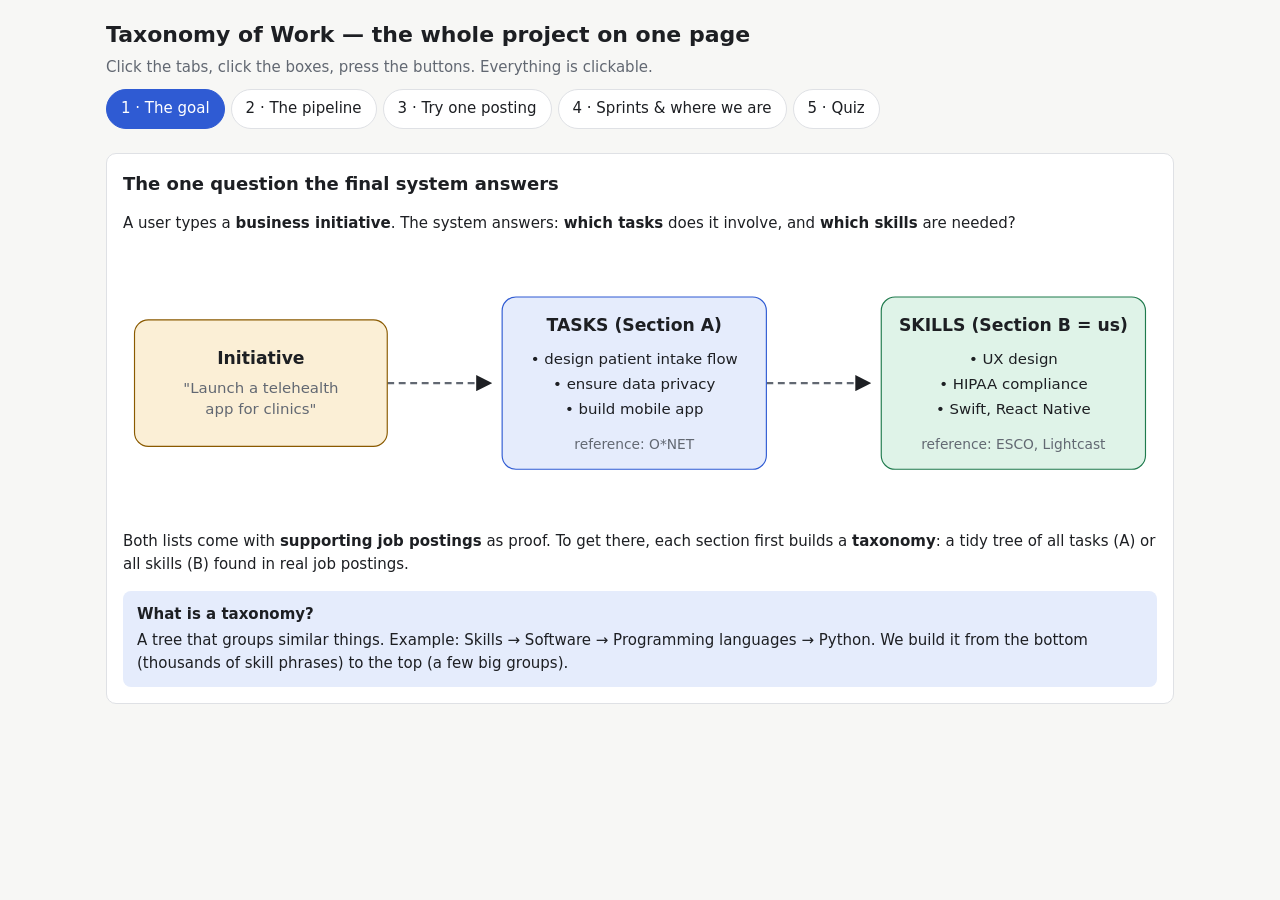
<file: learn/taxonomy-of-work-project.html>
<!doctype html>
<html lang="en">
<head>
<meta charset="utf-8">
<meta name="viewport" content="width=device-width, initial-scale=1">
<title>Taxonomy of Work — Project Map</title>
<style>
  :root { --bg:#f7f7f5; --panel:#fff; --text:#1d1f23; --muted:#626872; --line:#dfe1e5;
    --a:#2f5bd3; --a-soft:#e5ecfc; --b:#1f7a4d; --b-soft:#dff3e8; --j:#8a5a00; --j-soft:#fbefd6;
    --warn:#a4301d; --warn-soft:#fbe3de; --r:10px; --font:system-ui,-apple-system,"Segoe UI",Roboto,sans-serif; }
  @media (prefers-color-scheme: dark) { :root { --bg:#15171a; --panel:#1d2024; --text:#e7e9ec; --muted:#9aa1ab; --line:#30343a;
    --a:#8aa8ff; --a-soft:#233056; --b:#6fd3a0; --b-soft:#183a2a; --j:#f0c46a; --j-soft:#3b2f15; --warn:#ff9a85; --warn-soft:#43221c; } }
  * { box-sizing:border-box; }
  body { margin:0; background:var(--bg); color:var(--text); font:15px/1.55 var(--font); }
  header { padding:18px 16px 8px; max-width:1100px; margin:0 auto; }
  h1 { font-size:22px; margin:0 0 4px; } h2 { font-size:18px; margin:28px 0 8px; }
  .sub { color:var(--muted); }
  main { max-width:1100px; margin:0 auto; padding:0 16px 48px; }
  .tabs { display:flex; flex-wrap:wrap; gap:6px; margin:10px 0 4px; }
  .tabs button { border:1px solid var(--line); background:var(--panel); color:var(--text); padding:7px 14px; border-radius:999px; cursor:pointer; font:inherit; }
  .tabs button[aria-selected="true"] { background:var(--a); color:#fff; border-color:var(--a); }
  .panel { background:var(--panel); border:1px solid var(--line); border-radius:var(--r); padding:16px; margin-top:12px; }
  .hidden { display:none; }
  svg { width:100%; height:auto; display:block; }
  .node { cursor:pointer; }
  .node rect { stroke-width:1.5; transition: transform .15s; }
  .node:hover rect, .node.sel rect { stroke-width:3; }
  .info { margin-top:10px; padding:12px 14px; border-radius:8px; background:var(--a-soft); min-height:64px; }
  .info b { display:block; margin-bottom:2px; }
  .grid { display:grid; grid-template-columns:repeat(auto-fill,minmax(230px,1fr)); gap:10px; }
  .card { border:1px solid var(--line); border-radius:8px; padding:10px 12px; background:var(--panel); }
  .card .k { color:var(--muted); font-size:12.5px; } .card .v { font-size:20px; font-weight:700; }
  .sprint { display:flex; gap:8px; flex-wrap:wrap; }
  .sp { flex:1 1 120px; border:1px solid var(--line); border-radius:8px; padding:10px; cursor:pointer; background:var(--panel); }
  .sp.done { border-color:var(--b); background:var(--b-soft); } .sp.now { border-color:var(--a); background:var(--a-soft); outline:2px solid var(--a); }
  .sp .n { font-weight:700; } .sp .t { font-size:12.5px; color:var(--muted); }
  .flowbox { display:flex; flex-wrap:wrap; gap:8px; align-items:center; margin:10px 0; }
  .chip { border:1px solid var(--line); border-radius:999px; padding:4px 10px; background:var(--panel); font-size:13.5px; opacity:.25; transition:opacity .4s, background .4s; }
  .chip.on { opacity:1; background:var(--b-soft); border-color:var(--b); }
  .chip.trait.on { background:var(--warn-soft); border-color:var(--warn); }
  .chip.new.on { background:var(--j-soft); border-color:var(--j); }
  .posting { font-family:ui-monospace,Consolas,monospace; font-size:13px; background:var(--bg); border:1px solid var(--line); border-radius:8px; padding:10px; white-space:pre-wrap; }
  mark { background:#fff0a8; color:inherit; border-radius:3px; padding:0 2px; }
  @media (prefers-color-scheme: dark) { mark { background:#5a4d12; } }
  button.go { border:1px solid var(--a); background:var(--a); color:#fff; border-radius:6px; padding:6px 14px; cursor:pointer; font:inherit; }
  .step-label { font-weight:600; margin:10px 0 4px; }
  .quiz .q { margin:14px 0 6px; font-weight:600; }
  .quiz label { display:block; padding:6px 10px; border:1px solid var(--line); border-radius:6px; margin:4px 0; cursor:pointer; }
  .quiz label.right { border-color:var(--b); background:var(--b-soft); } .quiz label.wrong { border-color:var(--warn); background:var(--warn-soft); }
  .legend { display:flex; gap:14px; flex-wrap:wrap; font-size:13px; color:var(--muted); margin-top:6px; }
  .sw { display:inline-block; width:11px; height:11px; border-radius:3px; margin-right:5px; vertical-align:middle; }
  @keyframes dash { to { stroke-dashoffset: -20; } }
  .flowline { stroke-dasharray:6 4; animation: dash 1s linear infinite; }
  @media (prefers-reduced-motion: reduce) { .flowline { animation:none; } }
</style>
</head>
<body>
<header>
  <h1>Taxonomy of Work — the whole project on one page</h1>
  <div class="sub">Click the tabs, click the boxes, press the buttons. Everything is clickable.</div>
  <nav class="tabs" role="tablist">
    <button data-t="goal" aria-selected="true">1 · The goal</button>
    <button data-t="pipe" aria-selected="false">2 · The pipeline</button>
    <button data-t="try" aria-selected="false">3 · Try one posting</button>
    <button data-t="sprints" aria-selected="false">4 · Sprints &amp; where we are</button>
    <button data-t="quiz" aria-selected="false">5 · Quiz</button>
  </nav>
</header>
<main>

<!-- 1. GOAL -->
<section id="t-goal" class="panel">
  <h2 style="margin-top:0">The one question the final system answers</h2>
  <p>A user types a <b>business initiative</b>. The system answers: <b>which tasks</b> does it involve, and <b>which skills</b> are needed?</p>
  <svg viewBox="0 0 900 230" role="img" aria-label="initiative to tasks to skills">
    <defs><marker id="ar" viewBox="0 0 10 10" refX="9" refY="5" markerWidth="7" markerHeight="7" orient="auto"><path d="M0,0 L10,5 L0,10 z" fill="currentColor"/></marker></defs>
    <g style="color:var(--muted)">
      <line x1="230" y1="115" x2="320" y2="115" stroke="currentColor" stroke-width="2" marker-end="url(#ar)" class="flowline"/>
      <line x1="560" y1="115" x2="650" y2="115" stroke="currentColor" stroke-width="2" marker-end="url(#ar)" class="flowline"/>
    </g>
    <rect x="10" y="60" width="220" height="110" rx="12" fill="var(--j-soft)" stroke="var(--j)"/>
    <text x="120" y="98" text-anchor="middle" font-weight="700" fill="var(--text)">Initiative</text>
    <text x="120" y="124" text-anchor="middle" font-size="13" fill="var(--muted)">"Launch a telehealth</text>
    <text x="120" y="142" text-anchor="middle" font-size="13" fill="var(--muted)">app for clinics"</text>
    <rect x="330" y="40" width="230" height="150" rx="12" fill="var(--a-soft)" stroke="var(--a)"/>
    <text x="445" y="70" text-anchor="middle" font-weight="700" fill="var(--text)">TASKS (Section A)</text>
    <text x="445" y="98" text-anchor="middle" font-size="13" fill="var(--text)">• design patient intake flow</text>
    <text x="445" y="120" text-anchor="middle" font-size="13" fill="var(--text)">• ensure data privacy</text>
    <text x="445" y="142" text-anchor="middle" font-size="13" fill="var(--text)">• build mobile app</text>
    <text x="445" y="172" text-anchor="middle" font-size="12" fill="var(--muted)">reference: O*NET</text>
    <rect x="660" y="40" width="230" height="150" rx="12" fill="var(--b-soft)" stroke="var(--b)"/>
    <text x="775" y="70" text-anchor="middle" font-weight="700" fill="var(--text)">SKILLS (Section B = us)</text>
    <text x="775" y="98" text-anchor="middle" font-size="13" fill="var(--text)">• UX design</text>
    <text x="775" y="120" text-anchor="middle" font-size="13" fill="var(--text)">• HIPAA compliance</text>
    <text x="775" y="142" text-anchor="middle" font-size="13" fill="var(--text)">• Swift, React Native</text>
    <text x="775" y="172" text-anchor="middle" font-size="12" fill="var(--muted)">reference: ESCO, Lightcast</text>
  </svg>
  <p>Both lists come with <b>supporting job postings</b> as proof. To get there, each section first builds a <b>taxonomy</b>:
     a tidy tree of all tasks (A) or all skills (B) found in real job postings.</p>
  <div class="info"><b>What is a taxonomy?</b>A tree that groups similar things. Example: Skills → Software → Programming languages → Python.
    We build it from the bottom (thousands of skill phrases) to the top (a few big groups).</div>
</section>

<!-- 2. PIPELINE -->
<section id="t-pipe" class="panel hidden">
  <h2 style="margin-top:0">The pipeline — click any box</h2>
  <svg viewBox="0 0 960 340" id="pipe-svg" role="img" aria-label="pipeline diagram">
    <defs><marker id="ar2" viewBox="0 0 10 10" refX="9" refY="5" markerWidth="7" markerHeight="7" orient="auto"><path d="M0,0 L10,5 L0,10 z" fill="var(--muted)"/></marker></defs>
    <g id="pipe-lines" stroke="var(--muted)" stroke-width="2" fill="none"></g>
    <g id="pipe-nodes"></g>
  </svg>
  <div class="legend">
    <span><span class="sw" style="background:var(--b-soft);border:1px solid var(--b)"></span>done</span>
    <span><span class="sw" style="background:var(--a-soft);border:1px solid var(--a)"></span>now (Sprint 3)</span>
    <span><span class="sw" style="background:var(--panel);border:1px solid var(--line)"></span>later</span>
    <span><span class="sw" style="background:var(--j-soft);border:1px solid var(--j)"></span>joint with Section A</span>
  </div>
  <div class="info" id="pipe-info"><b>Click a box</b>Each box shows what it does, the file that does it, and its status.</div>
</section>

<!-- 3. TRY -->
<section id="t-try" class="panel hidden">
  <h2 style="margin-top:0">Follow one posting through the pipeline</h2>
  <p>Press <b>Next step</b> to see what each stage does to this small posting.</p>
  <div class="posting" id="posting">We are hiring a Data Analyst. You will build weekly sales reports.
Requirements: 3+ years of SQL and Python. Experience with Tableau or Power BI.
Strong communication skills. Detail-oriented. Bachelor's degree required.</div>
  <div class="step-label" id="step-label">Step 0 — the raw posting</div>
  <div class="flowbox" id="chips"></div>
  <div class="info" id="step-info">This is what a job posting looks like when it arrives from Kaggle or Greenhouse.</div>
  <p><button class="go" id="next">Next step →</button> <button class="go" id="reset" style="background:transparent;color:var(--text);border-color:var(--line)">Reset</button></p>
</section>

<!-- 4. SPRINTS -->
<section id="t-sprints" class="panel hidden">
  <h2 style="margin-top:0">7 sprints, 2 weeks each — click a sprint</h2>
  <div class="sprint" id="sprints"></div>
  <div class="info" id="sprint-info"><b>Click a sprint</b>to see its goal and deliverable.</div>
  <h2>Where we are (2026-10-21)</h2>
  <div class="grid">
    <div class="card"><div class="k">Job postings in Supabase</div><div class="v">2,453</div><div class="k">2,000 Kaggle + 453 live Greenhouse</div></div>
    <div class="card"><div class="k">Skill statements</div><div class="v">29,150</div><div class="k">Haiku benchmark + Qwen (growing daily)</div></div>
    <div class="card"><div class="k">Extractor quality (test set)</div><div class="v">F1 0.75</div><div class="k">lenient; about as good as two humans agree (~0.73)</div></div>
    <div class="card"><div class="k">ESCO / O*NET check</div><div class="v">69 / 2 / 29 %</div><div class="k">known skill / trait / new candidate</div></div>
  </div>
</section>

<!-- 5. QUIZ -->
<section id="t-quiz" class="panel hidden quiz">
  <h2 style="margin-top:0">Quick check — 4 questions</h2>
  <div id="quiz"></div>
  <p id="score" class="sub"></p>
</section>
</main>

<script>
// ---------- tabs ----------
document.querySelectorAll(".tabs button").forEach(b => b.onclick = () => {
  document.querySelectorAll(".tabs button").forEach(x => x.setAttribute("aria-selected", x === b));
  document.querySelectorAll("main > section").forEach(s => s.classList.toggle("hidden", s.id !== "t-" + b.dataset.t));
});

// ---------- pipeline diagram ----------
const NODES = [
  {id:"post", x:10, y:20,  w:150, t:"Job postings", s:"done", d:"Kaggle LinkedIn 2024 (2,000 sample) + live Greenhouse boards (5 companies).", f:"src/download_data.py, src/pipeline.py"},
  {id:"clean", x:200, y:20, w:150, t:"Clean + dedupe", s:"done", d:"HTML → text, mask emails/phones, drop duplicates (same text from any source).", f:"src/clean_postings.py, src/pipeline.py"},
  {id:"ext", x:390, y:20, w:170, t:"LLM extractor", s:"done", d:"An LLM reads each posting and lists atomic skills, each with an exact evidence quote. LiteLLM switches model if one is rate-limited (Groq Qwen → Gemini).", f:"src/extract_skills.py, src/llm_router.py, prompts/skill_extraction_v3.txt"},
  {id:"gold", x:390, y:140, w:170, t:"Gold set check", s:"done", d:"100 hand-labelled postings (50 dev to tune, 50 test scored once). Measures precision / recall / F1. Test lenient F1 = 0.75.", f:"src/evaluate.py, data/gold/"},
  {id:"ref", x:600, y:20, w:170, t:"ESCO + O*NET check", s:"done", d:"Rule E: the libraries decide skill vs trait. Known skill → keep, trait → exclude, unknown → human review queue.", f:"src/link_reference.py, data/reference/"},
  {id:"db", x:810, y:20, w:140, t:"Supabase", s:"done", d:"Postgres database: postings, skill statements, links, review decisions, pipeline events. The UI reads it live.", f:"sql/supabase_schema.sql, src/db.py, app/server.py"},
  {id:"emb", x:810, y:140, w:140, t:"Embed", s:"now", d:"Turn every skill phrase into a vector (list of numbers) so similar skills are close together. Model: BAAI/bge-small-en-v1.5.", f:"Sprint 3 (next)"},
  {id:"clu", x:600, y:140, w:170, t:"Cluster → leaf topics", s:"now", d:"Group close vectors into topics (e.g. 'Python', 'py', 'Python 3' → one topic). Compare ≥ 2 methods (HDBSCAN, k-means…), sweep parameters, report stability.", f:"Sprint 3 (next)"},
  {id:"lab", x:600, y:260, w:170, t:"Label + hierarchy", s:"later", d:"Name each topic and stack topics into parent groups → the skill taxonomy tree. Evaluate against ESCO / Lightcast.", f:"Sprint 4"},
  {id:"map", x:390, y:260, w:170, t:"Task ↔ skill map", s:"joint", d:"Join Section A's task taxonomy with our skill taxonomy (co-occurrence in postings, similarity, O*NET links). Gold set of 30 initiatives.", f:"Sprint 5 (joint)"},
  {id:"ui", x:120, y:260, w:230, t:"UI: initiative → tasks → skills", s:"joint", d:"One command runs everything; one interface answers the question with supporting postings. 15-minute live demo in week 15.", f:"Sprints 6–7"},
];
const EDGES = [["post","clean"],["clean","ext"],["ext","ref"],["ref","db"],["ext","gold"],["db","emb"],["emb","clu"],["clu","lab"],["lab","map"],["map","ui"]];
const COL = {done:["var(--b-soft)","var(--b)"], now:["var(--a-soft)","var(--a)"], later:["var(--panel)","var(--line)"], joint:["var(--j-soft)","var(--j)"]};
const H = 64, byId = Object.fromEntries(NODES.map(n => [n.id, n]));
const ns = "http://www.w3.org/2000/svg";
const lines = document.getElementById("pipe-lines"), gNodes = document.getElementById("pipe-nodes");
EDGES.forEach(([a, b]) => {
  const A = byId[a], B = byId[b];
  const ax = A.x + A.w / 2, ay = A.y + H / 2, bx = B.x + B.w / 2, by = B.y + H / 2;
  let x1, y1, x2, y2;
  if (Math.abs(ay - by) < 5) { x1 = ax < bx ? A.x + A.w : A.x; x2 = ax < bx ? B.x - 4 : B.x + B.w + 4; y1 = y2 = ay; }
  else { x1 = x2 = Math.abs(ax - bx) < 5 ? ax : bx; y1 = ay < by ? A.y + H : A.y; y2 = ay < by ? B.y - 4 : B.y + H + 4; if (Math.abs(ax - bx) >= 5) x1 = ax; }
  const l = document.createElementNS(ns, "line");
  Object.entries({x1, y1, x2, y2, "marker-end": "url(#ar2)", class: "flowline"}).forEach(([k, v]) => l.setAttribute(k, v));
  lines.appendChild(l);
});
NODES.forEach(n => {
  const g = document.createElementNS(ns, "g"); g.setAttribute("class", "node"); g.setAttribute("tabindex", "0");
  const [fill, stroke] = COL[n.s];
  g.innerHTML = `<rect x="${n.x}" y="${n.y}" width="${n.w}" height="${H}" rx="10" fill="${fill}" stroke="${stroke}"/>
    <text x="${n.x + n.w / 2}" y="${n.y + 30}" text-anchor="middle" font-weight="700" font-size="14" fill="var(--text)">${n.t}</text>
    <text x="${n.x + n.w / 2}" y="${n.y + 49}" text-anchor="middle" font-size="12" fill="var(--muted)">${n.s === "now" ? "← we are here" : n.s}</text>`;
  const show = () => {
    gNodes.querySelectorAll(".node").forEach(x => x.classList.remove("sel")); g.classList.add("sel");
    document.getElementById("pipe-info").innerHTML = `<b>${n.t}</b>${n.d}<br><span class="sub">Files / when: ${n.f}</span>`;
  };
  g.onclick = show; g.onkeydown = e => { if (e.key === "Enter") show(); };
  gNodes.appendChild(g);
});

// ---------- try one posting ----------
const RAW = document.getElementById("posting").textContent;
const STEPS = [
  {l:"Step 1 — LLM extractor", i:"The LLM lists atomic skills and quotes the evidence. It skips the degree, the years and the duty ('build weekly sales reports' names no tool).",
   chips:[["SQL",""],["Python",""],["Tableau",""],["Power BI",""],["communication",""],["attention to detail",""]],
   marks:["SQL","Python","Tableau","Power BI","communication skills","Detail-oriented"]},
  {l:"Step 2 — evidence check", i:"Every skill must quote text that really appears in the posting. All 6 quotes are found, so nothing was invented (99% pass rate on real data).",
   chips:[["SQL ✓",""],["Python ✓",""],["Tableau ✓",""],["Power BI ✓",""],["communication ✓",""],["attention to detail ✓",""]], marks:null},
  {l:"Step 3 — ESCO + O*NET check (rule E)", i:"'attention to detail' matches an O*NET Work Style, so it is a TRAIT and is excluded. The rest match library skills. An unknown skill would go to the human review queue.",
   chips:[["SQL → ESCO",""],["Python → ESCO",""],["Tableau → O*NET software",""],["Power BI → O*NET software",""],["communication → ESCO",""],["attention to detail → TRAIT","trait"]], marks:null},
  {l:"Step 4 — store in Supabase", i:"The posting and its 5 skills are saved with the model name and the verdicts. The UI's status page updates live.",
   chips:[["postings +1",""],["skill_statements +6",""],["skill_links: 5 known, 1 trait",""]], marks:null},
  {l:"Step 5 — embed + cluster (Sprint 3)", i:"Each skill becomes a vector. 'Power BI' lands near 'Tableau' and 'Looker' → topic 'BI / dashboard tools'. 'SQL' joins 'MySQL', 'T-SQL' → topic 'SQL databases'.",
   chips:[["topic: SQL databases",""],["topic: BI / dashboard tools",""],["topic: Python programming",""],["topic: communication","new"]], marks:null},
  {l:"Step 6 — hierarchy + mapping (Sprints 4–5)", i:"Topics stack into a tree: Technical → Data → BI tools. Section A's task 'build sales reports' links to 'BI / dashboard tools' and 'SQL databases'. Now an initiative like 'improve sales reporting' can return these skills, with this posting as proof.",
   chips:[["Technical › Data › BI tools",""],["task 'build sales reports' ↔ BI tools",""],["initiative → tasks → skills ✓",""]], marks:null},
];
let step = 0;
const esc = s => s.replace(/[&<>]/g, c => ({"&":"&amp;","<":"&lt;",">":"&gt;"}[c]));
function render() {
  const p = document.getElementById("posting");
  if (step === 0) {
    p.innerHTML = esc(RAW); document.getElementById("chips").innerHTML = "";
    document.getElementById("step-label").textContent = "Step 0 — the raw posting";
    document.getElementById("step-info").textContent = "This is what a job posting looks like when it arrives from Kaggle or Greenhouse.";
    return;
  }
  const s = STEPS[step - 1];
  document.getElementById("step-label").textContent = s.l;
  document.getElementById("step-info").textContent = s.i;
  if (s.marks) { let h = esc(RAW); s.marks.forEach(m => h = h.replace(m, `<mark>${m}</mark>`)); p.innerHTML = h; }
  const c = document.getElementById("chips");
  c.innerHTML = s.chips.map(([t, k]) => `<span class="chip ${k}">${t}</span>`).join("");
  [...c.children].forEach((el, i) => setTimeout(() => el.classList.add("on"), 120 * i + 30));
}
document.getElementById("next").onclick = () => { step = step >= STEPS.length ? 0 : step + 1; render(); };
document.getElementById("reset").onclick = () => { step = 0; render(); };

// ---------- sprints ----------
const SPR = [
  ["1","Data","done","Assemble the corpus and agree the data contract with Section A.","Populated database + exploration notebook."],
  ["2","Extraction","done","Turn each posting into atomic skill statements; build a hand-labelled gold set.","Statements table + extraction quality report (P/R/F1, tokens)."],
  ["3","Embed + cluster","now","Embed skills, cluster into leaf topics, compare ≥ 2 methods, sweep parameters, decide multi-topic membership.","Topic + topic-membership tables, stability report."],
  ["4","Label + hierarchy","later","Name every topic, build parent levels, evaluate vs ESCO / Lightcast, review by hand.","Labelled hierarchical taxonomy + evaluation report."],
  ["5","Task ↔ skill","joint","Link the task and skill taxonomies; gold set of 30 initiatives; initiative → tasks → skills end to end.","Mapping table, gold set, evaluation notebook."],
  ["6","Integrate","joint","One command runs the pipeline; one UI answers the initiative question; logging + token costs.","Working end-to-end solution with README."],
  ["7","Demo","joint","Demo script, practice, final fixes. Week 15: 15-minute live demo.","Demo-ready solution + slides."],
];
document.getElementById("sprints").innerHTML = SPR.map(([n, t, s]) =>
  `<div class="sp ${s === "done" ? "done" : s === "now" ? "now" : ""}" data-n="${n}"><div class="n">Sprint ${n}</div><div class="t">${t}${s === "now" ? " · now" : s === "done" ? " · done" : ""}</div></div>`).join("");
document.querySelectorAll(".sp").forEach(el => el.onclick = () => {
  const r = SPR[+el.dataset.n - 1];
  document.getElementById("sprint-info").innerHTML = `<b>Sprint ${r[0]} — ${r[1]}</b>${r[3]}<br><span class="sub">Deliverable: ${r[4]}</span>`;
});

// ---------- quiz ----------
const QUIZ = [
  ["What does the final system answer?", ["Which jobs match my resume", "Which tasks and skills a business initiative needs", "How much a job pays"], 1],
  ["Who decides 'skill or trait' for doubtful items?", ["The LLM alone", "ESCO + O*NET (rule E)", "Whoever labels first"], 1],
  ["Why do we keep 50 test postings untouched until the end?", ["To save money", "So the final score is honest (not tuned to the test)", "Because they are broken"], 1],
  ["What happens in Sprint 3?", ["Embed skills and cluster them into topics", "Collect job postings", "Build the final UI"], 0],
];
let score = 0, answered = 0;
document.getElementById("quiz").innerHTML = QUIZ.map(([q, opts], i) =>
  `<div class="q">${i + 1}. ${q}</div>` + opts.map((o, j) => `<label data-q="${i}" data-o="${j}"><input type="radio" name="q${i}"> ${o}</label>`).join("")).join("");
document.querySelectorAll(".quiz label").forEach(l => l.onclick = () => {
  const q = +l.dataset.q;
  if (document.querySelector(`.quiz label[data-q="${q}"].right, .quiz label[data-q="${q}"].wrong`)) return;
  const ok = +l.dataset.o === QUIZ[q][2];
  l.classList.add(ok ? "right" : "wrong");
  if (!ok) document.querySelector(`.quiz label[data-q="${q}"][data-o="${QUIZ[q][2]}"]`).classList.add("right");
  score += ok; answered++;
  document.getElementById("score").textContent = `Score: ${score}/${answered}` + (answered === QUIZ.length ? (score === QUIZ.length ? " — perfect!" : " — check the green answers") : "");
});
</script>
</body>
</html>
</file>
